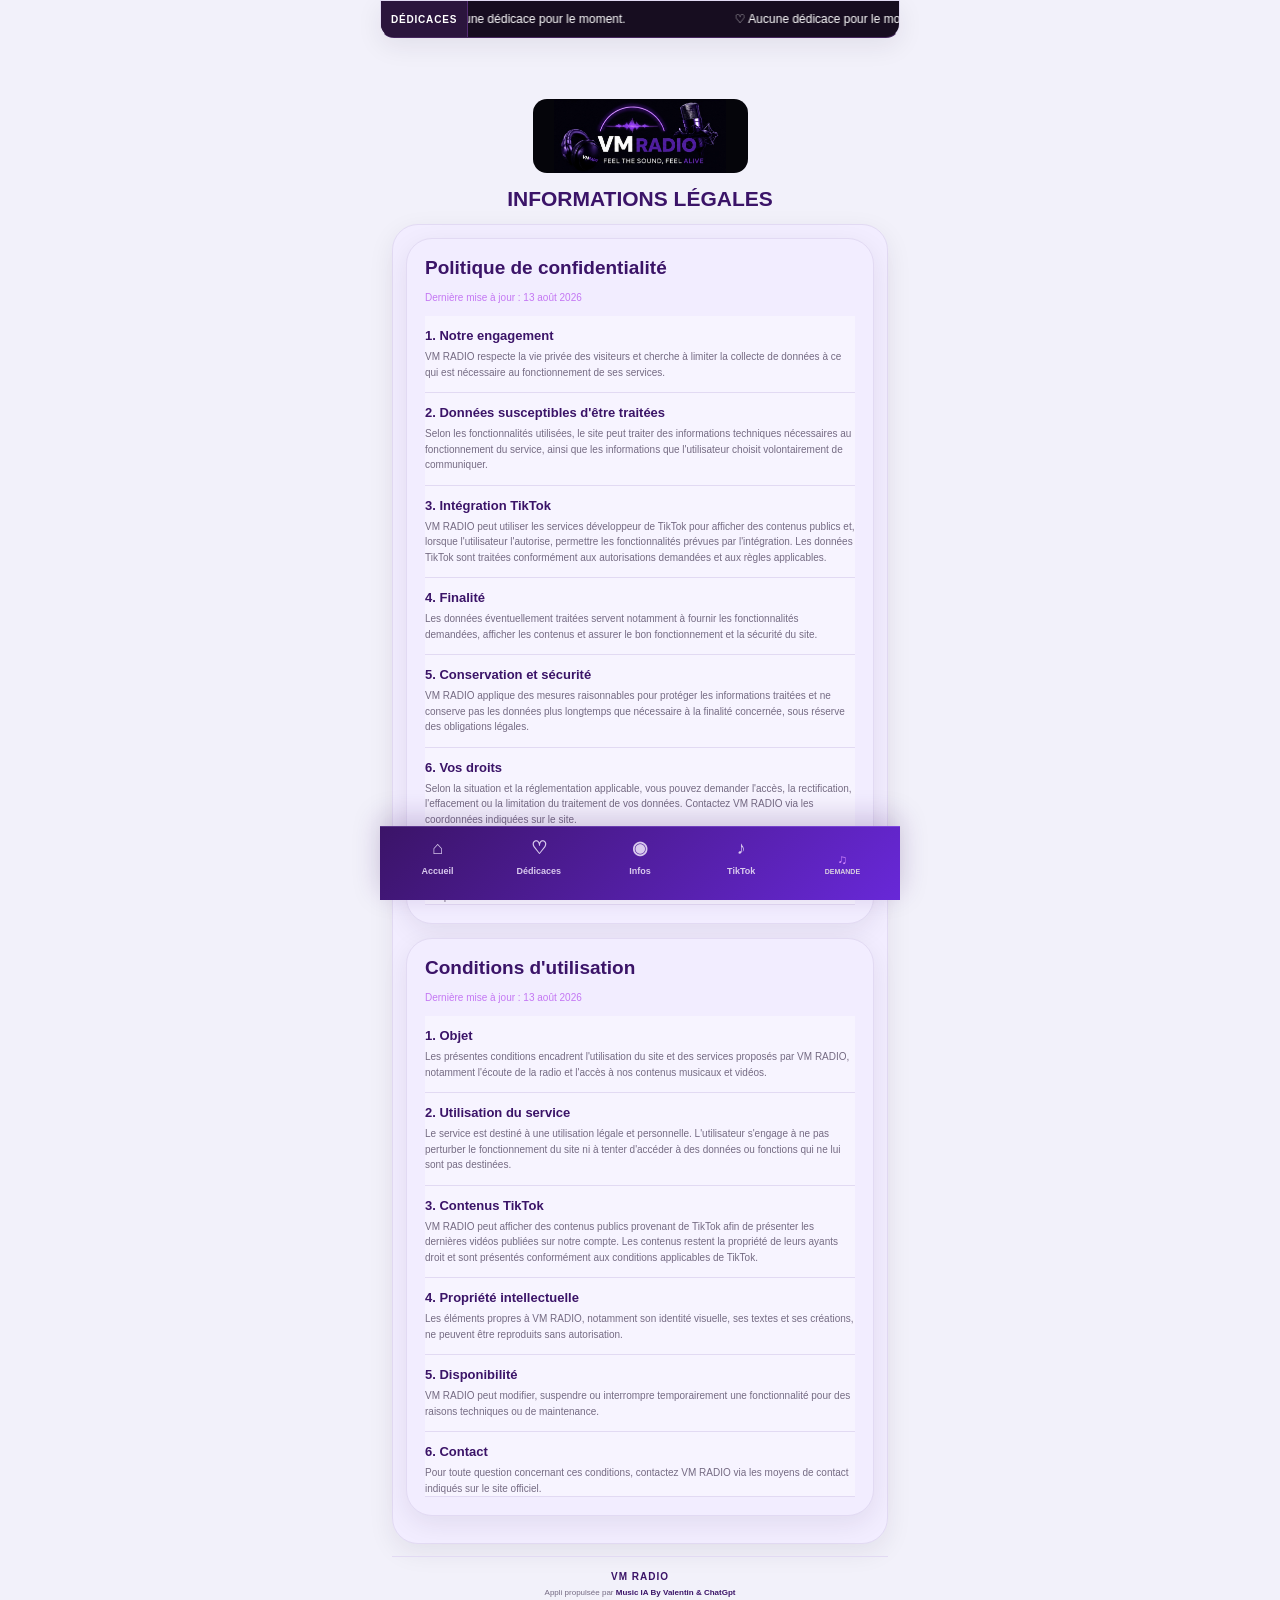
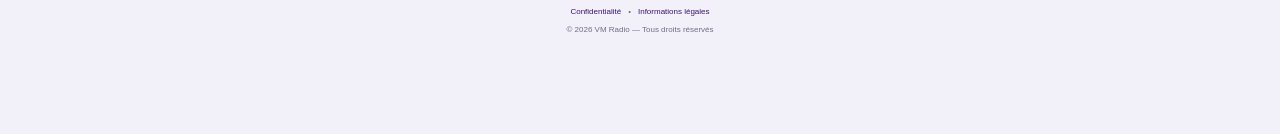
<file: conditions.html>
<!doctype html><html lang="fr"><head>
<meta charset="utf-8"><meta name="viewport" content="width=device-width,initial-scale=1,viewport-fit=cover">
<meta name="theme-color" content="#07050d"><title>VM Radio — Informations légales</title>
<style>
*{box-sizing:border-box}
:root{--p:#b85cff;--line:#2a2038;--card:#0d0a13;--muted:#aaa5b4}
html,body{margin:0;min-height:100%;background:#05040a;color:#fff;font-family:Arial,sans-serif}
body{background:radial-gradient(circle at 50% 0%,rgba(126,42,210,.20),transparent 34%),linear-gradient(180deg,#07050d 0%,#090610 52%,#05040a 100%);-webkit-text-size-adjust:100%}
.app-shell{width:100%;max-width:520px;min-height:100dvh;margin:auto;padding:calc(10px + env(safe-area-inset-top)) 12px calc(92px + env(safe-area-inset-bottom))}
.ticker{height:42px;overflow:hidden;border:1px solid #65249a;border-radius:12px;background:#0b0711;display:flex;align-items:center;box-shadow:0 0 14px #6c22a644}
.ticker-label{flex:0 0 100px;height:100%;display:flex;align-items:center;padding:0 12px;border-right:1px solid #5c267d;font-size:10px;font-weight:800;background:#0b0711}
.ticker-track{white-space:nowrap;overflow:hidden;color:#e4dbea;font-size:10px;padding-left:12px}
.brand{text-align:center;padding:7px 0 8px}.brand img{width:190px;height:62px;object-fit:contain;display:block;margin:auto}
.page-title{text-align:center;margin:4px 0 13px}.page-title h1{margin:0;font-size:21px}.page-title p{margin:5px 0 0;color:var(--muted);font-size:10px}
.module{background:linear-gradient(145deg,#11101a,#08080e);border:1px solid var(--line);border-radius:15px;padding:13px;margin-bottom:11px}
.module h2{font-size:15px;margin:0 0 5px;color:#d076ff}.module p{font-size:10px;color:var(--muted)}
.bottom-nav{position:fixed;z-index:30;left:50%;bottom:0;transform:translateX(-50%);width:100%;max-width:520px;height:74px;padding:6px 7px calc(6px + env(safe-area-inset-bottom));display:grid;grid-template-columns:repeat(4,1fr);border-top:1px solid var(--line);background:rgba(9,5,14,.97);backdrop-filter:blur(15px)}
.bottom-nav a{display:flex;flex-direction:column;align-items:center;justify-content:center;gap:4px;color:#8e8599;text-decoration:none;font-size:9px;font-weight:800}
.bottom-nav a i{display:grid;place-items:center;width:35px;height:29px;border-radius:11px;font-style:normal;font-size:18px}
.bottom-nav a.active{color:#d68cff}.bottom-nav a.active i{background:#2b153d;color:#df9aff}

*{box-sizing:border-box}html,body{margin:0;background:#05050a;color:#fff;font-family:Arial,sans-serif}
:root{--p:#b85cff;--line:#2a2038;--card:#0c0b13;--muted:#aaa5b4}
.page{max-width:1180px;margin:auto;padding:20px}
.ticker{position:relative;height:46px;overflow:hidden;border:1px solid #65249a;border-radius:11px;background:#0b0711;display:flex;align-items:center;box-shadow:0 0 14px #6c22a644}
.ticker-label{position:relative;z-index:3;flex:0 0 155px;height:100%;display:flex;align-items:center;font-weight:800;padding:0 16px;border-right:1px solid #5c267d;white-space:nowrap;background:#0b0711}.ticker-track{position:absolute;z-index:1;left:155px;right:0;top:0;height:100%;display:flex;align-items:center;white-space:nowrap;padding-left:100%;animation:scroll 22s linear infinite;color:#e4dbea;font-size:13px}@keyframes scroll{from{transform:translateX(0)}to{transform:translateX(-100%)}}
.brand{text-align:center;padding:13px 0}.brand img{width:275px;height:95px;object-fit:contain;border-radius:10px;background:#05050a;display:block;margin:auto}
.nav{display:grid;grid-template-columns:repeat(4,1fr);gap:2px;border:1px solid #5e2690;border-radius:14px;padding:5px;background:#080711}.nav a{text-decoration:none;color:#eee;text-align:center;padding:12px;font-weight:700}.nav a.active{color:var(--p);border-bottom:2px solid var(--p)}
.program-title{text-align:center;font-size:27px;font-weight:800;margin:20px 0}.program-title span{color:#fff}
.grid-top{display:grid;grid-template-columns:1fr 1fr;gap:14px}.grid-bottom{display:grid;grid-template-columns:1fr 1fr;gap:14px;margin-top:14px}
.card{background:linear-gradient(145deg,#11101a,#08080e);border:1px solid var(--line);border-radius:15px;padding:18px}.card h2{font-size:18px;margin:0 0 14px;color:#d076ff}.live{background:#b72839;border-radius:5px;padding:4px 7px;font-size:10px;margin-left:6px}
.now{display:grid;grid-template-columns:180px 1fr;gap:20px;align-items:center}.cover{width:180px;height:180px;border-radius:12px;object-fit:cover;border:1px solid #6d2a95}.title{font-size:25px;font-weight:700}.artist{font-size:14px;color:var(--p);margin-top:6px}.wave{color:var(--p);font-size:21px;letter-spacing:2px;margin:20px 0}.time{font-size:13px;color:#c2bdca}
.next{display:grid;grid-template-columns:170px 1fr;gap:20px;align-items:center}.next .cover{width:170px;height:170px}.next .title{font-size:24px}
.track-row{display:flex;align-items:center;gap:11px;padding:9px 0;border-bottom:1px solid #211b2d}.track-row:last-child{border-bottom:0}.track-row img{width:48px;height:48px;border-radius:7px;object-fit:cover}.track-info{flex:1}.track-info b{display:block}.track-info span{display:block;color:var(--p);font-size:12px;margin-top:3px}.track-time{color:#aaa5b4;font-size:12px}.heart{background:none;border:0;color:#777;font-size:25px;cursor:pointer}.heart.active{color:var(--p)}
.hint{margin-top:12px;border:1px solid #5d278a;border-radius:9px;padding:10px;color:#ce8dff;text-align:center;font-size:12px}
.promo{display:grid;grid-template-columns:1.6fr 1fr;gap:18px;background:linear-gradient(135deg,#140a20,#07070d);border:1px solid #67249a;border-radius:16px;padding:20px;margin-top:14px}.promo h2{margin:0;color:var(--p);font-size:27px}.promo p{color:#bbb5c5;line-height:1.5}.btn{display:inline-block;background:#8e35e5;border-radius:8px;padding:10px 15px;font-size:12px;font-weight:bold}.release{border-left:1px solid #392348;padding-left:20px}.release strong{color:#d18cff;font-size:13px}.release-date{font-size:23px;color:var(--p);font-weight:bold;margin:9px 0 13px}
.mini-grid{display:grid;grid-template-columns:repeat(3,1fr);gap:12px;margin-top:12px}.mini{background:#0b0a12;border:1px solid var(--line);border-radius:13px;padding:16px;min-height:130px}.mini b{font-size:13px}.mini p{font-size:11px;color:#aaa5b4;line-height:1.4}.mini span{color:#d28cff;font-size:10px}
.syncbar{display:flex;justify-content:space-between;margin-top:12px;border:1px solid var(--line);border-radius:11px;padding:12px 16px;color:#bbb5c5;font-size:12px}.dot{width:8px;height:8px;background:#31d17b;border-radius:50%;display:inline-block;margin-right:6px}


@media(max-width:700px){
  
}


.footer-status{grid-column:1/-1;border-top:1px solid #211b2d;margin-top:4px;padding-top:9px;text-align:center;color:#aaa5b4;font-size:10px}
.footer-status .dot{display:inline-block;width:7px;height:7px;background:#31d17b;border-radius:50%;margin-right:5px;box-shadow:0 0 7px #31d17b}
@media(max-width:700px){.footer-status{font-size:9px;padding-top:8px}}


}


body{background:
 radial-gradient(circle at 50% 0%,rgba(126,42,210,.18),transparent 32%),
 linear-gradient(180deg,#07050d 0%,#080510 55%,#05040a 100%) !important}
.page{max-width:1180px;padding:16px 18px 24px !important}
.brand{padding:10px 0 8px !important}
.brand img{width:300px !important;height:106px !important;object-fit:contain !important;border-radius:14px !important;display:block;margin:0 auto}
.nav{max-width:650px;margin:0 auto 8px !important;background:linear-gradient(180deg,#0c0715,#07060d) !important;border-color:#6d2ca0 !important;box-shadow:0 0 18px rgba(121,44,188,.15)}
.program-title{margin:17px 0 14px !important;font-size:25px !important;letter-spacing:.2px}
.grid-top{gap:12px !important}
.grid-bottom{grid-template-columns:1fr 1fr !important;gap:12px !important;margin-top:12px !important}
.card{background:linear-gradient(145deg,rgba(17,12,27,.92),rgba(7,7,12,.96)) !important;border-color:#37264a !important}
.hero,.now,.next{min-height:0}
.promo{background:linear-gradient(135deg,#16081f,#09070d) !important;border-color:#6125a0 !important;box-shadow:0 0 22px rgba(105,37,170,.10)}
.mini-grid{grid-template-columns:repeat(3,1fr) !important;gap:12px !important}
.mini{background:linear-gradient(145deg,#110a1a,#08070d) !important}

/* Footer compact */
.footer-site{
  width:100%;
  margin:10px 0 0;
  padding:11px 14px 9px;
  border:1px solid #2b2037;
  border-radius:11px;
  background:#09070e;
  display:grid;
  grid-template-columns:1fr;
  grid-template-areas:
    "logo logo logo"
    "tiktok tiktok tiktok"
    "credit credit credit"
    "links links links"
    "sync sync sync";
  gap:7px 12px;
  align-items:center;
}
.footer-logo img{width:125px;height:42px;object-fit:contain;display:block;margin:0 auto}
.footer-center{
  grid-area:credit;
  text-align:center;
  color:#aaa5b4;
  font-size:9px;
  line-height:1.35;
  white-space:nowrap;
}
.footer-center strong{
  color:#cf8cff;
  font-size:9px;
  font-weight:700;
}
.footer-tiktok{
  grid-area:tiktok;
  display:flex;
  justify-content:center;
}
.footer-tiktok a{
  display:inline-flex;
  align-items:center;
  gap:5px;
  padding:5px 8px;
  border:1px solid #33253f;
  border-radius:7px;
  color:#eee;
  text-decoration:none;
  font-size:8px;
}
.tiktok-icon{font-size:14px}
.footer-links{
  grid-area:links;
  padding-top:6px;
  border-top:1px solid #1e1727;
  display:flex;
  justify-content:center;
  gap:12px;
  flex-wrap:wrap;
}
.footer-links a{
  color:#cfc8d8;
  text-decoration:none;
  font-size:8px;
}
.footer-sync{
  grid-area:sync;
  padding-top:5px;
  border-top:1px solid #1e1727;
  text-align:center;
  color:#938c9d;
  font-size:8px;
}
.footer-sync .dot{
  display:inline-block;
  width:6px;
  height:6px;
  margin-right:4px;
  border-radius:50%;
  background:#31d17b;
  box-shadow:0 0 5px #31d17b;
}
.footer-progress{
  height:2px;
  margin:0 auto 5px;
  max-width:300px;
  overflow:hidden;
  border-radius:99px;
  background:#21182b;
}
.footer-progress span{
  display:block;
  width:0;
  height:100%;
  background:linear-gradient(90deg,#7c28c8,#c75cff);
}
@media(max-width:700px){
  .footer-site{
    margin-top:8px;
    padding:9px 8px 8px;
    grid-template-columns:1fr;
    grid-template-areas:"logo" "credit" "tiktok" "links" "sync";
    gap:5px;
  }
  .footer-logo img{
    width:120px;
    height:40px;
    margin:auto;
  }
  .footer-center{font-size:8px}
  .footer-center strong{font-size:8.5px}
  .footer-tiktok{justify-content:center}
  .footer-tiktok a{font-size:8px;padding:4px 7px}
  .footer-links{gap:8px;padding-top:5px}
  .footer-links a{font-size:7.5px}
  .footer-sync{font-size:7.5px;padding-top:4px}
  .footer-progress{max-width:220px;margin-bottom:4px}
}

.footer-logo{grid-area:logo;width:100%;display:flex;justify-content:center;align-items:center;text-align:center}


.vm-api-top5{margin-top:12px}
.vm-api-list{display:flex;flex-direction:column}
.vm-api-row{display:flex;align-items:center;gap:9px;padding:7px 0;border-bottom:1px solid #211b2d}
.vm-api-row:last-child{border-bottom:0}

.vm-api-cover{width:42px;height:42px;border-radius:7px;object-fit:cover;border:1px solid #5b277d;background:#0b0711}
.vm-api-info{flex:1;min-width:0}
.vm-api-title{display:block;color:#fff;font-size:11px;font-weight:700;white-space:nowrap;overflow:hidden;text-overflow:ellipsis}
.vm-api-artist{display:block;color:#b85cff;font-size:9px;margin-top:2px}
.vm-api-empty{color:#aaa5b4;font-size:9px;text-align:center;padding:7px}


footer.footer-site .footer-center{
  grid-area:credit!important;
  justify-self:stretch!important;
  width:100%!important;
  margin:0!important;
  padding:0!important;
  box-sizing:border-box!important;
  display:flex!important;
  justify-content:center!important;
  align-items:center!important;
  text-align:center!important;
}
footer.footer-site .footer-center strong,
footer.footer-site .footer-center span{
  text-align:center!important;
}


.vm-top-cover{width:42px;height:42px;flex:0 0 42px;object-fit:cover;border-radius:7px;display:block;border:1px solid #5b277d;background:#0b0711}
@media(max-width:700px){.vm-top-cover{width:36px;height:36px;flex-basis:36px}}


/* Accueil PC — centrage du module Soutenez VM RADIO uniquement */
.soutenez-vm-radio,
.soutenir-vm-radio,
.soutenez,
.support-vm-radio {
  margin-left:auto !important;
  margin-right:auto !important;
}


/* V10 — bouton Player dans la navigation */
.nav{position:relative;align-items:stretch !important;}
.nav-player-btn{
  appearance:none !important;
  border:1px solid #8d2cff !important;
  border-radius:9px !important;
  background:linear-gradient(180deg,#241039,#10071b) !important;
  color:#fff !important;
  font:700 10px/1 Inter,Arial,sans-serif !important;
  padding:8px 7px !important;
  min-width:58px !important;
  cursor:pointer !important;
  box-shadow:0 0 12px rgba(142,44,255,.18) !important;
}
.nav-player-btn:active{transform:scale(.97)}
@media(max-width:700px){
  .nav{grid-template-columns:repeat(5,1fr) !important;gap:3px !important;}
  .nav a,.nav-player-btn{font-size:9px !important;padding:8px 2px !important;min-width:0 !important;}
}
/* Accueil — bloc À LA UNE / programme : structure compacte et stable */
#accueil{width:100% !important;box-sizing:border-box !important;}
#accueil .card{
  box-sizing:border-box !important;
  overflow:hidden !important;
  width:100% !important;
  background:linear-gradient(145deg,rgba(17,12,27,.96),rgba(7,7,12,.98)) !important;
  border:1px solid rgba(188,84,255,.28) !important;
  border-radius:14px !important;
}
#accueil .card h2{
  margin:0 0 10px !important;
  font-size:15px !important;
  line-height:1.2 !important;
  color:#fff !important;
}
#accueil .now,#accueil .next{
  box-sizing:border-box !important;
  align-items:center !important;
}
#accueil .cover{
  display:block !important;
  object-fit:cover !important;
  margin:0 !important;
  flex:none !important;
}
#accueil .title,#accueil .artist,#accueil .time{
  min-width:0 !important;
  overflow:hidden !important;
  text-overflow:ellipsis !important;
}
#accueil .title{white-space:nowrap !important;}
#accueil .artist{white-space:nowrap !important;}
#accueil .wave{display:none !important;}
@media(max-width:700px){
  .program-title{
    margin:10px 0 9px !important;
    font-size:18px !important;
    line-height:1.2 !important;
    text-align:center !important;
  }
  #accueil .card{padding:12px !important;margin-bottom:9px !important;}
  #accueil .now{
    display:grid !important;
    grid-template-columns:96px minmax(0,1fr) !important;
    gap:12px !important;
    min-height:96px !important;
  }
  #accueil .now .cover{
    width:96px !important;height:96px !important;
    border-radius:10px !important;
  }
  #accueil .next{
    display:grid !important;
    grid-template-columns:80px minmax(0,1fr) !important;
    gap:10px !important;
    min-height:80px !important;
  }
  #accueil .next .cover{
    width:80px !important;height:80px !important;
    border-radius:9px !important;
  }
  #accueil .title{font-size:16px !important;}
  #accueil .artist{font-size:10px !important;margin-top:3px !important;}
  #accueil .time{font-size:9px !important;margin-top:6px !important;}
}


@media (min-width: 769px) {
  .soutenez-vm-radio,
  .soutenir-vm-radio,
  .support-vm-radio,
  [class*="soutenez"],
  [class*="soutenir"] {
    margin-left: auto !important;
    margin-right: auto !important;
    left: 50% !important;
    transform: translateX(-50%) !important;
  }

  /* If the module is a grid/flex child, center its content as well. */
  .soutenez-vm-radio *,
  .soutenir-vm-radio *,
  .support-vm-radio * {
    text-align: center;
  }
}




/* VM RADIO — player flottant indépendant : reste hors du contenu des pages */
#vmradio-player-host{
  position:fixed!important;left:50%!important;bottom:14px!important;transform:translateX(-50%)!important;
  width:min(980px,calc(100vw - 24px))!important;height:520px!important;
  z-index:2147483000!important;display:none;pointer-events:none;
}
#vmradio-player-host.is-open{display:block!important;pointer-events:auto}
#vmradio-player-host iframe{
  display:block!important;width:100%!important;height:100%!important;border:0!important;
  background:transparent!important;border-radius:26px!important;
  box-shadow:0 18px 60px rgba(0,0,0,.45)!important;
}
#vmradio-player-host .vmradio-player-dismiss{display:none}
@media(max-width:780px){
  #vmradio-player-host{width:calc(100vw - 10px)!important;height:min(700px,calc(100vh - 20px))!important;bottom:5px!important}
  #vmradio-player-host iframe{border-radius:20px!important}
}


/* V29 — PLAYER aligné exactement comme les autres boutons de navigation */
.nav{grid-template-columns:repeat(5,minmax(0,1fr))!important;align-items:stretch!important;}
.nav a,.nav .nav-player-btn{
  box-sizing:border-box!important;min-width:0!important;width:100%!important;height:100%!important;
  margin:0!important;display:flex!important;align-items:center!important;justify-content:center!important;
  text-decoration:none!important;text-align:center!important;
  padding:12px 6px!important;border:0!important;border-bottom:2px solid transparent!important;
  border-radius:8px!important;background:transparent!important;color:#eee!important;
  font-family:inherit!important;font-size:inherit!important;font-weight:700!important;line-height:1.1!important;
  box-shadow:none!important;cursor:pointer!important;appearance:none!important;
}
.nav a:hover,.nav .nav-player-btn:hover{background:rgba(141,44,255,.10)!important;color:#fff!important}
.nav .nav-player-btn:active{transform:none!important}
.nav .nav-player-btn:focus-visible{outline:2px solid #a94dff!important;outline-offset:-2px!important}
.nav .nav-player-btn.is-open{color:var(--p,#b85cff)!important;border-bottom-color:var(--p,#b85cff)!important}
@media(max-width:700px){
  .nav{grid-template-columns:repeat(5,minmax(0,1fr))!important;gap:3px!important}
  .nav a,.nav .nav-player-btn{font-size:9px!important;padding:8px 2px!important}
}


/* V35 — PLAYER : même apparence, mêmes dimensions et même alignement que les autres liens de navigation */
.nav{grid-template-columns:repeat(5,minmax(0,1fr))!important;align-items:stretch!important;}
.nav a,.nav .nav-player-btn{
  box-sizing:border-box!important;
  width:100%!important;
  min-width:0!important;
  height:100%!important;
  margin:0!important;
  padding:12px 6px!important;
  display:flex!important;
  align-items:center!important;
  justify-content:center!important;
  text-decoration:none!important;
  text-align:center!important;
  border:0!important;
  border-bottom:2px solid transparent!important;
  border-radius:0!important;
  background:transparent!important;
  color:#eee!important;
  font-family:inherit!important;
  font-size:inherit!important;
  font-weight:700!important;
  line-height:1.1!important;
  box-shadow:none!important;
  cursor:pointer!important;
  appearance:none!important;
  -webkit-appearance:none!important;
}
.nav a:hover,.nav .nav-player-btn:hover{background:transparent!important;color:#fff!important}
.nav .nav-player-btn:active{transform:none!important}
.nav .nav-player-btn:focus{outline:none!important}
.nav .nav-player-btn:focus-visible{outline:2px solid #a94dff!important;outline-offset:-2px!important}
.nav .nav-player-btn.is-open{color:var(--p,#b85cff)!important;border-bottom-color:var(--p,#b85cff)!important}
@media(max-width:700px){
  .nav{grid-template-columns:repeat(5,minmax(0,1fr))!important;gap:3px!important}
  .nav a,.nav .nav-player-btn{font-size:9px!important;padding:8px 2px!important}
}


@media (max-width:700px){

*{box-sizing:border-box}html,body{margin:0;background:#05050a;color:#fff;font-family:Arial,sans-serif}
:root{--p:#b85cff;--line:#2a2038;--card:#0c0b13;--muted:#aaa5b4}
body{min-height:100vh}.page{width:100%;max-width:480px;margin:auto;padding:10px}
.ticker{position:relative;height:44px;overflow:hidden;border:1px solid #65249a;border-radius:10px;background:#0b0711;display:flex;align-items:center;margin-bottom:10px;box-shadow:0 0 14px #6c22a644}
.ticker-label{position:relative;z-index:3;flex:0 0 118px;height:100%;display:flex;align-items:center;font-weight:800;font-size:13px;padding:0 12px;color:#fff;white-space:nowrap;border-right:1px solid #5c267d;background:#0b0711}
.ticker-track{position:absolute;z-index:1;left:118px;right:0;top:0;height:100%;display:flex;align-items:center;white-space:nowrap;padding-left:100%;animation:scroll 18s linear infinite;color:#e4dbea;font-size:12px}
@keyframes scroll{from{transform:translateX(0)}to{transform:translateX(-100%)}}
.brand{text-align:center;padding:8px 0 12px}.brand img{width:205px;height:70px;object-fit:contain;border-radius:8px;background:#05050a;display:block;margin:auto}
.nav{display:grid;grid-template-columns:repeat(4,1fr);gap:2px;border:1px solid #5e2690;border-radius:14px;padding:4px;background:#080711;margin-bottom:10px}
.nav a{text-decoration:none;color:#eee;text-align:center;padding:9px 2px;font-size:10px}.nav a.active{color:var(--p);font-weight:bold;border-bottom:2px solid var(--p)}
.program-title{text-align:center;color:#fff;font-size:20px;font-weight:800;margin:13px 0}.program-title span{color:var(--p)}
.card{background:linear-gradient(145deg,#11101a,#08080e);border:1px solid var(--line);border-radius:14px;padding:13px;margin-bottom:10px}
.card h2{font-size:15px;margin:0 0 11px;color:#d076ff}.live{background:#b72839;border-radius:5px;padding:3px 6px;font-size:9px;margin-left:5px}
.now{display:grid;grid-template-columns:105px 1fr;gap:11px;align-items:center}.cover{width:105px;height:105px;border-radius:10px;object-fit:cover;border:1px solid #6d2a95}
.title{font-size:18px;font-weight:700}.artist{font-size:11px;color:var(--p);margin-top:4px}.wave{color:var(--p);font-size:14px;margin:9px 0}.time{font-size:10px;color:#c2bdca}
.next{display:grid;grid-template-columns:88px 1fr;gap:10px;align-items:center}.next .cover{width:88px;height:88px}.next .title{font-size:16px}
.track-row{display:flex;align-items:center;gap:8px;padding:8px 0;border-bottom:1px solid #211b2d}.track-row:last-child{border-bottom:0}.track-row img{width:38px;height:38px;border-radius:6px;object-fit:cover}.track-info{flex:1;min-width:0}.track-info b{display:block;font-size:12px}.track-info span{display:block;color:var(--p);font-size:10px;margin-top:2px}.track-time{font-size:9px;color:#aaa5b4}.heart{background:none;border:0;color:#777;font-size:21px}.heart.active{color:var(--p)}
.hint{margin-top:8px;border:1px solid #5d278a;border-radius:8px;padding:8px;color:#ce8dff;text-align:center;font-size:10px}
.promo{background:linear-gradient(135deg,#140a20,#07070d);border:1px solid #67249a;border-radius:14px;padding:14px;margin-top:12px}.promo h2{margin:0;color:var(--p);font-size:19px}.promo p{font-size:11px;color:#bbb5c5;line-height:1.4}.btn{display:inline-block;background:#8e35e5;border-radius:7px;padding:8px 11px;font-size:10px;font-weight:bold}.release{border-top:1px solid #32213e;margin-top:12px;padding-top:10px}.release strong{font-size:12px}.release-date{color:var(--p);font-size:15px;font-weight:bold;margin:5px 0}
.mini-grid{display:grid;grid-template-columns:1fr 1fr;gap:8px;margin-top:9px}.mini{background:#0b0a12;border:1px solid var(--line);border-radius:10px;padding:11px}.mini b{font-size:11px}.mini p{font-size:9px;color:#aaa5b4;line-height:1.35;margin:5px 0 8px}.mini span{color:#d28cff;font-size:9px}
.syncbar{display:flex;justify-content:space-between;gap:8px;border:1px solid var(--line);border-radius:10px;padding:10px;margin-top:10px;color:#bbb5c5;font-size:10px}.dot{width:8px;height:8px;background:#31d17b;border-radius:50%;display:inline-block;margin-right:5px}




}


.footer-status{grid-column:1/-1;border-top:1px solid #211b2d;margin-top:4px;padding-top:9px;text-align:center;color:#aaa5b4;font-size:10px}
.footer-status .dot{display:inline-block;width:7px;height:7px;background:#31d17b;border-radius:50%;margin-right:5px;box-shadow:0 0 7px #31d17b}
@media(max-width:700px){.footer-status{font-size:9px;padding-top:8px}}


}


body{background:
 radial-gradient(circle at 50% 0%,rgba(126,42,210,.18),transparent 34%),
 linear-gradient(180deg,#07050d 0%,#080510 55%,#05040a 100%) !important}
.page{padding:8px 10px 18px !important}
.ticker{border-color:#642799 !important;background:#0a0711 !important}
.brand{padding:9px 0 10px !important}
.brand img{width:215px !important;height:74px !important;object-fit:contain !important}
.nav{grid-template-columns:repeat(4,1fr) !important;border-color:#63279b !important}
.nav a{font-size:10px !important;padding:9px 2px !important}
.program-title{font-size:18px !important;margin:12px 0 !important}
.card{background:linear-gradient(145deg,rgba(17,12,27,.92),rgba(7,7,12,.96)) !important;border-color:#39254d !important}
.promo{background:linear-gradient(135deg,#16081f,#09070d) !important}
.mini-grid{grid-template-columns:1fr 1fr !important}

/* Footer compact */
.footer-site{
  width:100%;
  margin:10px 0 0;
  padding:11px 14px 9px;
  border:1px solid #2b2037;
  border-radius:11px;
  background:#09070e;
  display:grid;
  grid-template-columns:auto 1fr auto;
  grid-template-areas:
    "logo logo logo"
    "tiktok tiktok tiktok"
    "credit credit credit"
    "links links links"
    "sync sync sync";
  gap:7px 12px;
  align-items:center;
}
.footer-logo img{
  width:125px;
  height:42px;
  object-fit:contain;
  display:block;
}
.footer-center{
  text-align:center;
  color:#aaa5b4;
  font-size:9px;
  line-height:1.35;
  white-space:nowrap;
}
.footer-center strong{
  color:#cf8cff;
  font-size:9px;
  font-weight:700;
}
.footer-tiktok{
  grid-area:tiktok;
  display:flex;
  justify-content:center;
}
.footer-tiktok a{
  display:inline-flex;
  align-items:center;
  gap:5px;
  padding:5px 8px;
  border:1px solid #33253f;
  border-radius:7px;
  color:#eee;
  text-decoration:none;
  font-size:8px;
}
.tiktok-icon{font-size:14px}
.footer-links{
  grid-area:links;
  padding-top:6px;
  border-top:1px solid #1e1727;
  display:flex;
  justify-content:center;
  gap:12px;
  flex-wrap:wrap;
}
.footer-links a{
  color:#cfc8d8;
  text-decoration:none;
  font-size:8px;
}
.footer-sync{
  grid-area:sync;
  padding-top:5px;
  border-top:1px solid #1e1727;
  text-align:center;
  color:#938c9d;
  font-size:8px;
}
.footer-sync .dot{
  display:inline-block;
  width:6px;
  height:6px;
  margin-right:4px;
  border-radius:50%;
  background:#31d17b;
  box-shadow:0 0 5px #31d17b;
}
.footer-progress{
  height:2px;
  margin:0 auto 5px;
  max-width:300px;
  overflow:hidden;
  border-radius:99px;
  background:#21182b;
}
.footer-progress span{
  display:block;
  width:0;
  height:100%;
  background:linear-gradient(90deg,#7c28c8,#c75cff);
}
@media(max-width:700px){
  .footer-site{
    margin-top:8px;
    padding:9px 8px 8px;
    grid-template-columns:1fr;
    grid-template-areas:"logo" "credit" "tiktok" "links" "sync";
    gap:5px;
  }
  .footer-logo img{
    width:120px;
    height:40px;
    margin:auto;
  }
  .footer-center{font-size:8px}
  .footer-center strong{font-size:8.5px}
  .footer-tiktok{justify-content:center}
  .footer-tiktok a{font-size:8px;padding:4px 7px}
  .footer-links{gap:8px;padding-top:5px}
  .footer-links a{font-size:7.5px}
  .footer-sync{font-size:7.5px;padding-top:4px}
  .footer-progress{max-width:220px;margin-bottom:4px}
}

.footer-logo{grid-area:logo;width:100%;display:flex;justify-content:center;align-items:center;text-align:center}

}


@media (max-width:700px){
  .promo{
    display:block !important;
    width:100% !important;
    box-sizing:border-box !important;
  }
  .promo > div:first-child{
    width:100% !important;
    box-sizing:border-box !important;
  }
  .promo .release{
    width:100% !important;
    box-sizing:border-box !important;
    border-left:0 !important;
    border-top:1px solid #392348 !important;
    padding-left:0 !important;
    padding-top:14px !important;
    margin-top:16px !important;
  }
  .promo .release-date{
    line-height:1.25 !important;
    overflow-wrap:anywhere !important;
  }
  .nav{
    grid-template-columns:repeat(4,minmax(0,1fr)) !important;
    gap:2px !important;
  }
}


@media (min-width:701px){
  .nav{display:grid !important;grid-template-columns:repeat(4,minmax(0,1fr)) !important;}
}
@media (max-width:700px){
  .nav{display:grid !important;grid-template-columns:repeat(4,minmax(0,1fr)) !important;gap:2px !important;}
}


/* Espace commun entre la navigation et le titre de page */
header + main,
nav + main,
.site-header + main,
.navigation + main {
  padding-top: 28px !important;
}

/* Fallback : le premier grand titre après la navigation */
nav ~ main h1:first-child,
header ~ main h1:first-child {
  margin-top: 0 !important;
}
@media (max-width:700px){
  header + main,
  nav + main,
  .site-header + main,
  .navigation + main {
    padding-top: 22px !important;
  }
}


/* ESPACE VISIBLE ENTRE LA BARRE DE NAVIGATION ET LE TITRE */
.vm-page-title-space {
  height: 38px !important;
  width: 100% !important;
  display: block !important;
  flex: 0 0 38px !important;
}
@media (max-width:700px) {
  .vm-page-title-space {
    height: 28px !important;
    flex-basis: 28px !important;
  }
}


/* Accueil : espace placé juste au-dessus de NOTRE PROGRAMME MUSICAL */
.accueil-programme-space {
  display:block !important;
  width:100% !important;
  height:38px !important;
  min-height:38px !important;
}
@media (max-width:700px){
  .accueil-programme-space {
    height:28px !important;
    min-height:28px !important;
  }
}


/* VM RADIO — UN SEUL ESPACE ENTRE NAVIGATION ET TITRE */
.page > .nav{
  margin-bottom:0 !important;
}
.vm-title-gap{
  display:block !important;
  width:100% !important;
  height:38px !important;
  min-height:38px !important;
  margin:0 !important;
  padding:0 !important;
  flex:none !important;
}
.program-title,
.dedications-title,
.info-title,
.tiktok-page-title{
  margin-top:0 !important;
}
@media (max-width:700px){
  .vm-title-gap{
    height:28px !important;
    min-height:28px !important;
  }
}


/* VM RADIO — espacement uniforme entre les modules */
.grid-top,
.grid-bottom,
.info-grid,
.dedication-layout,
.news-grid,
.mini-grid,
.tiktok-videos{
  gap:14px !important;
}
.grid-bottom{
  margin-top:14px !important;
}
.promo,
.tiktok-content{
  margin-top:14px !important;
}


/* VM RADIO — structure uniforme des modules :
   TITRE → SOUS-TITRE → ESPACE → CONTENU */
.module-subtitle{
  display:block !important;
  margin:0 0 14px !important;
  padding:0 !important;
  color:#aaa5b4 !important;
  font-size:12px !important;
  line-height:1.45 !important;
}
@media (max-width:700px){
  .module-subtitle{
    margin-bottom:10px !important;
    font-size:10px !important;
    line-height:1.4 !important;
  }
}


/* VM RADIO — ESPACE UNIQUEMENT POUR LE TEXTE EN HAUT DES PAGES
   Pas d'espacement ajouté dans les cartes. */

.vm-main-page-title{
  margin-top:38px !important;
  margin-bottom:8px !important;
}

.vm-main-page-subtitle{
  margin-top:0 !important;
  margin-bottom:24px !important;
}

@media (max-width:700px){
  .vm-main-page-title{
    margin-top:28px !important;
    margin-bottom:7px !important;
  }
  .vm-main-page-subtitle{
    margin-top:0 !important;
    margin-bottom:18px !important;
  }
}


/* VM RADIO — RYTHME VERTICAL COMMUN À TOUTES LES PAGES */

/* navigation -> espace -> titre principal */
.page > .nav{
  margin-bottom:38px !important;
}

/* titre principal -> sous-titre */
.vm-main-page-title{
  margin-top:0 !important;
  margin-bottom:8px !important;
}
.vm-main-page-subtitle{
  margin-top:0 !important;
  margin-bottom:28px !important;
}

/* espace uniforme ENTRE les groupes/cartes/modules */
.grid-top,
.grid-bottom,
.info-grid,
.dedication-layout,
.news-grid,
.mini-grid,
.tiktok-videos{
  gap:20px !important;
}

.grid-bottom,
.promo,
.tiktok-content{
  margin-top:20px !important;
}

/* Ne pas rajouter d'espace artificiel dans les cartes elles-mêmes */
.card .module-subtitle{
  margin-top:8px !important;
}

/* Mobile : même logique, dimensions adaptées */
@media (max-width:700px){
  .page > .nav{
    margin-bottom:28px !important;
  }
  .vm-main-page-title{
    margin-top:0 !important;
    margin-bottom:7px !important;
  }
  .vm-main-page-subtitle{
    margin-top:0 !important;
    margin-bottom:20px !important;
  }
  .grid-top,
  .grid-bottom,
  .info-grid,
  .dedication-layout,
  .news-grid,
  .mini-grid,
  .tiktok-videos{
    gap:14px !important;
  }
  .grid-bottom,
  .promo,
  .tiktok-content{
    margin-top:14px !important;
  }
}


/* VM RADIO — structure verticale commune à tous les niveaux */

/* 1) Navigation -> espace -> titre de page */
.page > .nav{
  margin-bottom: 34px !important;
}

/* 2) Titre de page -> sous-titre -> espace -> premier module */
.page > h1,
.page > .dedications-title h1,
.page > .info-title h1,
.page > .tiktok-page-title h1{
  margin-bottom: 7px !important;
}
.page > .dedications-title,
.page > .info-title,
.page > .tiktok-page-title{
  margin-top: 0 !important;
}
.page > .dedications-title p,
.page > .info-title p,
.page > .tiktok-page-title p{
  margin-top: 0 !important;
  margin-bottom: 24px !important;
}

/* 3) Module -> espace -> titre -> sous-titre -> espace -> contenu */
.card,
.ded-card,
.info-card,
.news-card,
.mini,
.tiktok-video,
.tiktok-highlight{
  box-sizing: border-box !important;
}

/* Standardisation des titres de modules/carte */
.card h2,
.ded-card h2,
.info-card h2,
.news-card h3,
.mini b,
.tiktok-highlight h3,
.tiktok-content-title h2{
  margin-bottom: 7px !important;
}

/* Les textes existants sous les titres sont les sous-titres.
   On ne crée pas de texte ici. */
.card h2 + p,
.ded-card h2 + p,
.info-card h2 + p,
.news-card h3 + p,
.tiktok-highlight h3 + p,
.tiktok-content-title h2 + p,
.module-subtitle{
  margin-top: 0 !important;
  margin-bottom: 16px !important;
}

/* Quand le contenu suivant est directement une div/section, on crée
   uniquement l'espace visuel demandé. */
.card h2 + .now,
.card h2 + .next,
.card h2 + .track-row,
.card h2 + .track-list,
.ded-card h2 + form,
.ded-card h2 + .form-grid,
.info-card h2 + .info-stat,
.news-card h3 + .news-now,
.tiktok-highlight h3 + p{
  margin-top: 16px !important;
}

/* Espacement constant entre cartes/modules */
.grid-top,
.grid-bottom,
.info-grid,
.dedication-layout,
.news-grid,
.mini-grid,
.tiktok-videos,
.tiktok-highlights{
  gap: 18px !important;
}
.grid-bottom,
.promo,
.tiktok-content{
  margin-top: 18px !important;
}

/* Mobile */
@media (max-width:700px){
  .page > .nav{
    margin-bottom: 26px !important;
  }
  .page > .dedications-title p,
  .page > .info-title p,
  .page > .tiktok-page-title p{
    margin-bottom: 18px !important;
  }
  .card h2,
  .ded-card h2,
  .info-card h2,
  .news-card h3,
  .mini b,
  .tiktok-highlight h3,
  .tiktok-content-title h2{
    margin-bottom: 6px !important;
  }
  .card h2 + p,
  .ded-card h2 + p,
  .info-card h2 + p,
  .news-card h3 + p,
  .tiktok-highlight h3 + p,
  .tiktok-content-title h2 + p,
  .module-subtitle{
    margin-bottom: 12px !important;
  }
  .grid-top,
  .grid-bottom,
  .info-grid,
  .dedication-layout,
  .news-grid,
  .mini-grid,
  .tiktok-videos,
  .tiktok-highlights{
    gap: 14px !important;
  }
  .grid-bottom,
  .promo,
  .tiktok-content{
    margin-top: 14px !important;
  }
}


/* VM RADIO — espaces finaux */
.homepage-program-subtitle{
  margin:8px 0 0 !important;
  color:#aaa5b4 !important;
  font-size:13px !important;
  line-height:1.45 !important;
  text-align:center !important;
}
.homepage-program-space{
  display:block !important;
  width:100% !important;
  height:22px !important;
  min-height:22px !important;
  margin:0 !important;
  padding:0 !important;
}
.vm-bottom-space{
  display:block !important;
  width:100% !important;
  height:34px !important;
  min-height:34px !important;
  margin:0 !important;
  padding:0 !important;
}
@media (max-width:700px){
  .homepage-program-subtitle{
    font-size:11px !important;
    margin-top:7px !important;
  }
  .homepage-program-space{
    height:16px !important;
    min-height:16px !important;
  }
  .vm-bottom-space{
    height:24px !important;
    min-height:24px !important;
  }
}


/* VM RADIO — BANNIÈRE DÉDICACES COMMUNE AUX 4 PAGES */
.vm-common-dedication-banner{
  width:100% !important;
  height:54px !important;
  min-height:54px !important;
  display:flex !important;
  flex-direction:column !important;
  justify-content:center !important;
  align-items:stretch !important;
  overflow:hidden !important;
  box-sizing:border-box !important;
  border:0 !important;
}
.vm-common-dedication-title{
  width:100% !important;
  height:20px !important;
  min-height:20px !important;
  display:flex !important;
  align-items:center !important;
  justify-content:center !important;
  font-size:11px !important;
  line-height:1 !important;
  font-weight:700 !important;
  box-sizing:border-box !important;
}
.vm-common-dedication-window{
  width:100% !important;
  height:28px !important;
  min-height:28px !important;
  overflow:hidden !important;
  position:relative !important;
  display:flex !important;
  align-items:center !important;
  box-sizing:border-box !important;
}
.vm-common-dedication-track{
  display:flex !important;
  width:max-content !important;
  min-width:100% !important;
  align-items:center !important;
  white-space:nowrap !important;
  will-change:transform !important;
}
.vm-common-dedication-message{
  display:inline-block !important;
  flex:0 0 auto !important;
  padding:0 40px !important;
  white-space:nowrap !important;
  width:max-content !important;
  max-width:none !important;
  font-size:12px !important;
  line-height:1 !important;
}
.vm-common-dedication-track.is-scrolling{
  animation:vmCommonDedicationScroll 15s linear infinite !important;
}
@keyframes vmCommonDedicationScroll{
  0%{transform:translateX(100vw)}
  100%{transform:translateX(-100%)}
}
@media(max-width:700px){
  .vm-common-dedication-banner{
    height:50px !important;
    min-height:50px !important;
  }
  .vm-common-dedication-title{
    height:18px !important;
    min-height:18px !important;
    font-size:10px !important;
  }
  .vm-common-dedication-window{
    height:26px !important;
    min-height:26px !important;
  }
  .vm-common-dedication-message{
    padding:0 28px !important;
    font-size:11px !important;
  }
}


/* VM RADIO — VITESSE MOBILE FORCÉE DE LA BANNIÈRE */
@media screen and (max-width:700px){
  .vm-common-dedication-track.is-scrolling{
    animation-name:vmCommonDedicationScroll !important;
    animation-duration:5s !important;
    animation-timing-function:linear !important;
    animation-iteration-count:infinite !important;
  }
}


@media screen and (max-width:700px){
  .vm-common-dedication-track.is-scrolling{
    animation-duration:10s !important;
  }
}
@media screen and (min-width:701px){
  .vm-common-dedication-track.is-scrolling{
    animation-duration:15s !important;
  }
}


/* Footer — synchronisation fixe et centrée */
.footer-sync{
  overflow:hidden !important;
  white-space:nowrap !important;
  position:relative !important;
  text-align:center !important;
  display:flex !important;
  justify-content:center !important;
  align-items:center !important;
}
.footer-sync .footer-progress{
  display:none !important;
}
.footer-sync .vm-footer-sync-track{
  display:flex !important;
  width:auto !important;
  max-width:100% !important;
  white-space:nowrap !important;
  align-items:center !important;
  justify-content:center !important;
  animation:none !important;
  transform:none !important;
  will-change:auto !important;
}
.footer-sync .vm-footer-sync-copy{
  display:inline-flex !important;
  align-items:center !important;
  justify-content:center !important;
  padding-right:0 !important;
}
.footer-sync .vm-footer-sync-spacer{
  display:none !important;
}
@media(max-width:700px){
  .footer-sync .vm-footer-sync-track{
    animation:none !important;
    transform:none !important;
  }
}


.legal-page{margin-top:18px}
.legal-title{text-align:center;margin:0 0 16px}
.legal-title h1{margin:0;color:#fff;font-size:28px}
.legal-title p{margin:6px 0 0;color:#aaa5b4;font-size:11px}
.legal-tabs{display:flex;justify-content:center;gap:8px;margin-bottom:14px}
.legal-tabs a{display:inline-block;padding:9px 14px;border:1px solid #5e2690;border-radius:8px;background:#0c0813;color:#eee;text-decoration:none;font-size:11px;font-weight:700}
.legal-section{background:linear-gradient(145deg,#11101a,#08080e);border:1px solid #2a2038;border-radius:15px;padding:18px;margin-bottom:14px}
.legal-section h2{margin:0 0 13px;color:#d076ff;font-size:19px}
.legal-section .updated{color:#aaa5b4;font-size:10px;margin-bottom:13px}
.legal-item{padding:12px 0;border-bottom:1px solid #211b2d}
.legal-item:last-child{border-bottom:0;padding-bottom:0}
.legal-item h3{margin:0 0 6px;color:#c965ff;font-size:13px}
.legal-item p{margin:0;color:#ddd7e1;font-size:10px;line-height:1.55}
@media(max-width:700px){
 .legal-page{margin-top:13px}
 .legal-title h1{font-size:21px}
 .legal-title p{font-size:8px}
 .legal-tabs{gap:5px;margin-bottom:9px}
 .legal-tabs a{padding:7px 9px;font-size:8px}
 .legal-section{padding:11px;border-radius:12px;margin-bottom:9px}
 .legal-section h2{font-size:15px;margin-bottom:8px}
 .legal-section .updated{font-size:8px;margin-bottom:8px}
 .legal-item{padding:8px 0}
 .legal-item h3{font-size:10px;margin-bottom:4px}
 .legal-item p{font-size:7.8px;line-height:1.5}
}


.legal-page{margin:28px auto 0;max-width:1000px}
@media(max-width:700px){.legal-page{margin-top:22px}}


/* VM RADIO - Bouton player fixe navigation */
#vmradio-fixed-player-nav-btn {
  position: fixed;
  right: 18px;
  top: 50%;
  transform: translateY(-50%);
  z-index: 99999;
  width: 46px;
  height: 46px;
  border: 0;
  border-radius: 50%;
  display: flex;
  align-items: center;
  justify-content: center;
  cursor: pointer;
  background: rgba(20, 12, 35, .92);
  color: #fff;
  box-shadow: 0 8px 24px rgba(0,0,0,.28);
  backdrop-filter: blur(10px);
  -webkit-backdrop-filter: blur(10px);
}
#vmradio-fixed-player-nav-btn:hover { transform: translateY(-50%) scale(1.05); }
#vmradio-fixed-player-nav-btn.vm-player-open { display:none!important; }
#vmradio-fixed-player-nav-btn.vm-player-closed { display:flex!important; }
#vmradio-fixed-player-nav-btn svg { width: 21px; height: 21px; fill: currentColor; }
@media (max-width: 700px) {
  #vmradio-fixed-player-nav-btn { right: 12px; width: 44px; height: 44px; }
}


/* VM RADIO — bouton unique : réduire / restaurer */
#vmRadioSitePlayer.vm-player-reduced{
  transform:translateX(-50%) translateY(calc(100% - 42px))!important;
  opacity:1!important;
  visibility:visible!important;
  pointer-events:none!important;
}
#vmRadioSitePlayer.vm-player-reduced iframe{
  pointer-events:none!important;
}
#vmradio-fixed-player-nav-btn{
  cursor:pointer!important;
}


@media(max-width:760px){
  .grid-top,.grid-bottom,.mini-grid,.info-grid,.cards-grid,.stats-grid,
  .programme-grid,.top-grid,.content-grid{
    display:flex!important;
    flex-direction:column!important;
    width:100%!important;
  }
  .grid-top>*,.grid-bottom>*,.mini-grid>*,.info-grid>*,.cards-grid>*,
  .stats-grid>*,.programme-grid>*,.top-grid>*,.content-grid>*{
    width:100%!important;
    max-width:none!important;
  }
}


/* Taille des pochettes des pages uniquement — le player n'est pas touché */
@media (min-width:701px){
  #accueil .now .cover,
  .now .cover{
    width:105px!important;
    height:105px!important;
  }
  #accueil .next .cover,
  .next .cover{
    width:88px!important;
    height:88px!important;
  }
  .track-row img{
    width:38px!important;
    height:38px!important;
  }
}
@media (max-width:700px){
  #accueil .now .cover{
    width:80px!important;
    height:80px!important;
  }
  #accueil .next .cover{
    width:70px!important;
    height:70px!important;
  }
  .track-row img{
    width:38px!important;
    height:38px!important;
  }
}


#vmRadioSitePlayer{
  position:fixed!important;
  left:50%!important;
  bottom:10px!important;
  transform:translateX(-50%)!important;
  width:920px!important;
  height:430px!important;
  z-index:99990!important;
  display:block!important;
  overflow:hidden!important;
  pointer-events:none!important;
}
#vmRadioSitePlayer iframe{
  width:100%!important;
  height:100%!important;
  border:0!important;
  display:block!important;
  overflow:hidden!important;
  pointer-events:auto!important;
}
@media(max-width:760px){
  #vmRadioSitePlayer{
    width:calc(100vw - 16px)!important;
    max-width:360px!important;
    height:calc(100vh - 70px)!important;
    max-height:780px!important;
    bottom:4px!important;
  }
}


/* Même taille de pochettes sur TOUTES les pages */
.cover,
.now .cover{
  width:105px!important;
  height:105px!important;
  object-fit:cover!important;
  aspect-ratio:1/1!important;
}
.next .cover{
  width:88px!important;
  height:88px!important;
  object-fit:cover!important;
  aspect-ratio:1/1!important;
}
.track-row img{
  width:38px!important;
  height:38px!important;
  object-fit:cover!important;
}
@media(max-width:760px){
  .cover,
  .now .cover{
    width:80px!important;
    height:80px!important;
  }
  .next .cover{
    width:70px!important;
    height:70px!important;
  }
  .track-row img{
    width:38px!important;
    height:38px!important;
  }
}

/* modules du site -> application mobile */
.page,.page-content,.content,.dedication-layout,.info-grid,.news-grid,.tiktok-page,.tiktok-hero,.tiktok-content{width:100%!important;max-width:none!important;margin-left:auto!important;margin-right:auto!important}
.dedication-layout,.info-grid,.news-grid,.tiktok-highlights,.tiktok-videos{display:flex!important;flex-direction:column!important;gap:10px!important}
.ded-card,.news-card,.info-card,.tiktok-highlight,.tiktok-video{width:100%!important;max-width:none!important}
.ded-card,.news-card,.info-card,.tiktok-highlight,.tiktok-video{border-radius:15px!important}
.tiktok-hero{padding:14px!important;border-radius:16px!important}
.tiktok-page-title,.info-title,.dedications-title{margin-top:4px!important}
input,textarea,button{max-width:100%}
img,video,iframe{max-width:100%;height:auto}

.app-footer{
  margin:12px 0 0 !important;
  padding:12px 8px 6px !important;
}
.app-footer-brand{
  color:#d076ff;
  font-size:10px;
  font-weight:900;
  letter-spacing:1px;
}
.app-footer-powered{margin-top:3px}
.app-footer-powered strong{color:#c9c2d0;font-weight:800}
.app-footer-links{
  display:flex;
  justify-content:center;
  align-items:center;
  gap:7px;
  margin-top:7px;
}
.app-footer-links a{
  color:#b85cff;
  text-decoration:none;
}
.app-footer-copy{margin-top:6px;color:#686273}

.app-footer::after{content:none!important;display:none!important}

/* Configuration footer de l'application — compacte */
.app-footer{
  margin:12px 0 0 !important;
  padding:12px 8px 6px !important;
  border-top:1px solid #2a2038 !important;
  text-align:center !important;
  color:#8f8899 !important;
  font-size:8px !important;
  line-height:1.5 !important;
}
.app-footer-brand{
  color:#d076ff !important;
  font-size:10px !important;
  font-weight:900 !important;
  letter-spacing:1px !important;
}
.app-footer-powered{
  margin-top:3px !important;
  font-size:8px !important;
  color:#8f8899 !important;
}
.app-footer-powered strong{
  color:#c9c2d0 !important;
  font-weight:800 !important;
}
.app-footer-links{
  display:flex !important;
  justify-content:center !important;
  align-items:center !important;
  gap:7px !important;
  margin-top:7px !important;
  font-size:8px !important;
}
.app-footer-links a{
  color:#b85cff !important;
  text-decoration:none !important;
  font-size:8px !important;
}
.app-footer-copy{
  margin-top:6px !important;
  margin-bottom:0 !important;
  color:#686273 !important;
  font-size:8px !important;
}


/* Position uniquement : design original de la barre conservé */
.nav{
  position:fixed !important;
  z-index:20 !important;
  left:50% !important;
  bottom:0 !important;
  top:auto !important;
  transform:translateX(-50%) !important;
  width:min(100%,520px) !important;
}

/* Bannière Dédicaces : cadre immobile, seul le message défile */
.dedication-banner{
  width:100%;
  height:42px;
  overflow:hidden;
  display:flex;
  align-items:center;
  border:1px solid rgba(168,69,255,.34);
  border-radius:14px;
  background:linear-gradient(90deg,rgba(35,17,51,.95),rgba(20,10,30,.98));
  box-shadow:0 6px 18px rgba(70,24,106,.18),inset 0 1px rgba(255,255,255,.05);
  position:relative;
  margin:0 0 10px;
}
.dedication-label{
  flex:0 0 92px;
  height:100%;
  display:flex;
  align-items:center;
  padding-left:10px;
  color:#d076ff;
  font-size:9px;
  font-weight:900;
  border-right:1px solid rgba(168,69,255,.34);
  background:#140b1d;
  z-index:3;
}
.dedication-window{
  flex:1;
  min-width:0;
  overflow:hidden;
  height:100%;
  display:flex;
  align-items:center;
}
.dedication-message{
  flex:0 0 auto;
  width:max-content;
  white-space:nowrap;
  animation:dedicationMessageScroll 18s linear infinite;
}
.dedication-message span{
  display:inline-block;
  padding-left:100%;
  color:#fff;
  font-size:12px;
  font-weight:700;
}
@keyframes dedicationMessageScroll{
  from{transform:translateX(0)}
  to{transform:translateX(-100%)}
}

/* Éléments d'interface détachés du contenu : ils restent visibles pendant le défilement */
.dedication-banner{
  position:fixed !important;
  top:0 !important;
  left:50% !important;
  transform:translateX(-50%) !important;
  z-index:1000 !important;
  width:min(100%,520px) !important;
  margin:0 !important;
  border-radius:0 0 12px 12px !important;
}

/* Le contenu défile indépendamment sous la bannière et au-dessus de la navigation */
.app-shell{
  padding-top:52px !important;
  padding-bottom:92px !important;
}

/* Navigation détachée du contenu : elle reste collée en bas de l'écran */
.bottom-nav{
  position:fixed !important;
  left:50% !important;
  bottom:0 !important;
  top:auto !important;
  transform:translateX(-50%) !important;
  z-index:1001 !important;
  width:min(100%,520px) !important;
}


/* UI fixe : la bannière et la navigation restent au-dessus du contenu pendant tout le défilement */
.dedication-banner{
  position:fixed !important;
  top:0 !important;
  left:50% !important;
  transform:translateX(-50%) !important;
  z-index:1000 !important;
  width:min(100%,520px) !important;
  margin:0 !important;
}

/* Décalage du contenu pour qu'il ne passe pas sous la bannière */
.app{
  padding-top:52px !important;
  padding-bottom:92px !important;
}

/* Navigation de l'accueil */
.nav{
  position:fixed !important;
  left:50% !important;
  bottom:0 !important;
  top:auto !important;
  transform:translateX(-50%) !important;
  z-index:1001 !important;
  width:min(100%,520px) !important;
}

/* Navigation des pages dédiées */
.bottom-nav{
  position:fixed !important;
  left:50% !important;
  bottom:0 !important;
  top:auto !important;
  transform:translateX(-50%) !important;
  z-index:1001 !important;
  width:min(100%,520px) !important;
}

</style>
<style id="vm-global-dedication-style">
.vm-global-dedication-banner{
  position:fixed!important;
  top:0!important;
  left:50%!important;
  transform:translateX(-50%)!important;
  z-index:10000!important;
  width:min(100%,520px)!important;
  margin:0!important;
  box-sizing:border-box!important;
}
.vm-global-dedication-banner .dedication-window{
  min-width:0!important;
  overflow:hidden!important;
  flex:1 1 auto!important;
}
.vm-global-dedication-message{
  display:flex!important;
  align-items:center!important;
  width:max-content!important;
  min-width:100%!important;
  white-space:nowrap!important;
  overflow:visible!important;
  will-change:transform!important;
}
.vm-global-dedication-message span{
  display:inline-block!important;
  flex:0 0 auto!important;
  padding-right:70px!important;
  white-space:nowrap!important;
}
.vm-global-dedication-message.is-live{
  animation:vmGlobalDedicationScroll 26s linear infinite!important;
}
@keyframes vmGlobalDedicationScroll{
  from{transform:translateX(100%)}
  to{transform:translateX(-100%)}
}
@media(max-width:700px){
  .vm-global-dedication-message.is-live{animation-duration:18s!important}
}
</style>


<style id="vm-home-navigation-exact">
.nav{
  position:fixed!important;
  z-index:1001!important;
  left:50%!important;
  bottom:0!important;
  top:auto!important;
  transform:translateX(-50%)!important;
  width:min(100%,520px)!important;
  height:74px!important;
  display:grid!important;
  grid-template-columns:repeat(4,1fr)!important;
  padding:6px 7px calc(6px + env(safe-area-inset-bottom))!important;
  border-top:1px solid var(--line)!important;
  background:rgba(13,8,18,.94)!important;
  backdrop-filter:blur(15px)!important;
}
.nav a{
  display:flex!important;
  flex-direction:column!important;
  align-items:center!important;
  justify-content:flex-start!important;
  gap:4px!important;
  color:#8e8599!important;
  text-decoration:none!important;
  font-size:9px!important;
  font-weight:700!important;
}
.nav i{
  display:grid!important;
  place-items:center!important;
  width:34px!important;
  height:29px!important;
  border-radius:12px!important;
  font-size:18px!important;
  font-style:normal!important;
}
.nav a.active{color:#d68cff!important}
.nav a.active i{background:#2b153d!important;color:#df9aff!important}
</style>


<style id="vm-navigation-exact-home-final">
html body nav.nav{
  position:fixed!important;
  z-index:1001!important;
  left:50%!important;
  right:auto!important;
  top:auto!important;
  bottom:0!important;
  transform:translateX(-50%)!important;
  width:min(100%,520px)!important;
  max-width:520px!important;
  height:74px!important;
  display:grid!important;
  grid-template-columns:repeat(4,1fr)!important;
  gap:0!important;
  margin:0!important;
  padding:6px 7px calc(6px + env(safe-area-inset-bottom))!important;
  box-sizing:border-box!important;
  border:0!important;
  border-top:1px solid #2a2038!important;
  border-radius:0!important;
  background:rgba(13,8,18,.94)!important;
  backdrop-filter:blur(15px)!important;
  -webkit-backdrop-filter:blur(15px)!important;
}
html body nav.nav a{
  display:flex!important;
  flex-direction:column!important;
  align-items:center!important;
  justify-content:flex-start!important;
  gap:4px!important;
  width:auto!important;
  height:auto!important;
  margin:0!important;
  padding:0!important;
  border:0!important;
  border-radius:0!important;
  background:transparent!important;
  color:#8e8599!important;
  text-decoration:none!important;
  font-size:9px!important;
  font-weight:700!important;
  line-height:normal!important;
}
html body nav.nav a i{
  display:grid!important;
  place-items:center!important;
  width:34px!important;
  height:29px!important;
  margin:0!important;
  padding:0!important;
  border:0!important;
  border-radius:12px!important;
  background:transparent!important;
  color:inherit!important;
  font-size:18px!important;
  line-height:1!important;
  font-style:normal!important;
}
html body nav.nav a.active{
  color:#d68cff!important;
  border:0!important;
  border-bottom:0!important;
  background:transparent!important;
  font-weight:700!important;
}
html body nav.nav a.active i{
  background:#2b153d!important;
  color:#df9aff!important;
}
@media(max-width:520px){
  html body nav.nav{
    width:100%!important;
    height:74px!important;
  }
}
</style>


<style id="vm-dedicaces-nav-width">
#vmSharedDedicationBar{
  left:50%!important;
  right:auto!important;
  transform:translateX(-50%)!important;
  width:min(100%,520px)!important;
  max-width:520px!important;
  border-radius:0 0 14px 14px!important;
}
</style>
<style id="vm-dedicaces-unified-style">
#vmSharedDedicationBar{
 position:fixed!important;top:0!important;left:50%!important;right:auto!important;
 transform:translateX(-50%)!important;width:min(100%,520px)!important;max-width:520px!important;
 height:36px!important;z-index:99998!important;display:flex!important;align-items:center!important;
 overflow:hidden!important;box-sizing:border-box!important;margin:0!important;
 border-radius:0 0 14px 14px!important;background:#170d20!important;
 border-bottom:1px solid rgba(190,105,255,.28)!important;
}
#vmSharedDedicationBar .vmDedLabel{
 flex:0 0 auto;height:100%;display:flex;align-items:center;padding:0 14px;
 background:#2b153d;color:#fff;font-size:11px;font-weight:800;letter-spacing:.8px;
 box-sizing:border-box;z-index:2;
}
#vmSharedDedicationBar .vmDedWindow{position:relative;flex:1;min-width:0;height:100%;overflow:hidden}
#vmSharedDedicationBar .vmDedTrack{
 position:absolute;left:0;top:0;height:100%;display:flex;align-items:center;
 width:max-content;white-space:nowrap;will-change:transform;
}
#vmSharedDedicationBar .vmDedText{
 display:block;flex:none;color:#fff;font-size:12px;line-height:36px;
 white-space:nowrap;padding:0 28px 0 0;margin:0;
}
to{transform:translateX(calc(-1 * var(--vm-ded-distance, 0px)))}
}
body{padding-top:36px!important}
@media(max-width:520px){
 #vmSharedDedicationBar{height:38px!important}
 body{padding-top:38px!important}
 #vmSharedDedicationBar .vmDedLabel{padding:0 10px;font-size:10px}
 #vmSharedDedicationBar .vmDedText{font-size:11px;line-height:38px}
}
</style>

<style id="vm-dedication-spacing-final">
/* Space between each individual dedication, without changing the banner frame. */
#vmSharedDedicationBar .vmDedItem{
  display:inline-block!important;
  white-space:nowrap!important;
  margin-right:55px!important;
}
#vmSharedDedicationBar .vmDedItem:last-child{
  margin-right:55px!important;
}
</style>
<link rel="icon" type="image/png" href="./favicon-64.png?v=6"><link rel="apple-touch-icon" href="./apple-touch-icon.png?v=6"><script src="vm-radio-flux-central.js"></script>
</head><body>


<main class="app-shell">
<div class="brand"><img src="./vm-radio-logo-site.jpeg" alt="VM RADIO"></div>
<div class="page-title"><h1>INFORMATIONS LÉGALES</h1></div><div class="module"><section class="legal-section">
<h2>Politique de confidentialité</h2>
<div class="updated">Dernière mise à jour : 13 août 2026</div>
<div class="legal-item"><h3>1. Notre engagement</h3><p>VM RADIO respecte la vie privée des visiteurs et cherche à limiter la collecte de données à ce qui est nécessaire au fonctionnement de ses services.</p></div><div class="legal-item"><h3>2. Données susceptibles d'être traitées</h3><p>Selon les fonctionnalités utilisées, le site peut traiter des informations techniques nécessaires au fonctionnement du service, ainsi que les informations que l'utilisateur choisit volontairement de communiquer.</p></div><div class="legal-item"><h3>3. Intégration TikTok</h3><p>VM RADIO peut utiliser les services développeur de TikTok pour afficher des contenus publics et, lorsque l'utilisateur l'autorise, permettre les fonctionnalités prévues par l'intégration. Les données TikTok sont traitées conformément aux autorisations demandées et aux règles applicables.</p></div><div class="legal-item"><h3>4. Finalité</h3><p>Les données éventuellement traitées servent notamment à fournir les fonctionnalités demandées, afficher les contenus et assurer le bon fonctionnement et la sécurité du site.</p></div><div class="legal-item"><h3>5. Conservation et sécurité</h3><p>VM RADIO applique des mesures raisonnables pour protéger les informations traitées et ne conserve pas les données plus longtemps que nécessaire à la finalité concernée, sous réserve des obligations légales.</p></div><div class="legal-item"><h3>6. Vos droits</h3><p>Selon la situation et la réglementation applicable, vous pouvez demander l'accès, la rectification, l'effacement ou la limitation du traitement de vos données. Contactez VM RADIO via les coordonnées indiquées sur le site.</p></div><div class="legal-item"><h3>7. Contact</h3><p>Pour toute question relative à la confidentialité, contactez VM RADIO via les moyens de contact indiqués sur le site officiel.</p></div>
</section><section class="legal-section">
<h2>Conditions d'utilisation</h2>
<div class="updated">Dernière mise à jour : 13 août 2026</div>
<div class="legal-item"><h3>1. Objet</h3><p>Les présentes conditions encadrent l'utilisation du site et des services proposés par VM RADIO, notamment l'écoute de la radio et l'accès à nos contenus musicaux et vidéos.</p></div><div class="legal-item"><h3>2. Utilisation du service</h3><p>Le service est destiné à une utilisation légale et personnelle. L'utilisateur s'engage à ne pas perturber le fonctionnement du site ni à tenter d'accéder à des données ou fonctions qui ne lui sont pas destinées.</p></div><div class="legal-item"><h3>3. Contenus TikTok</h3><p>VM RADIO peut afficher des contenus publics provenant de TikTok afin de présenter les dernières vidéos publiées sur notre compte. Les contenus restent la propriété de leurs ayants droit et sont présentés conformément aux conditions applicables de TikTok.</p></div><div class="legal-item"><h3>4. Propriété intellectuelle</h3><p>Les éléments propres à VM RADIO, notamment son identité visuelle, ses textes et ses créations, ne peuvent être reproduits sans autorisation.</p></div><div class="legal-item"><h3>5. Disponibilité</h3><p>VM RADIO peut modifier, suspendre ou interrompre temporairement une fonctionnalité pour des raisons techniques ou de maintenance.</p></div><div class="legal-item"><h3>6. Contact</h3><p>Pour toute question concernant ces conditions, contactez VM RADIO via les moyens de contact indiqués sur le site officiel.</p></div>
</section></div>

<footer class="app-footer">
  <div class="app-footer-brand">VM RADIO</div>
  <div class="app-footer-powered">Appli propulsée par <strong>Music IA By Valentin & ChatGpt</strong></div>
  <div class="app-footer-links">
    <a href="./conditions.html">Confidentialité</a>
    <span>•</span>
    <a href="./conditions.html">Informations légales</a>
  </div>
  <div class="app-footer-copy">© 2026 VM Radio — Tous droits réservés</div>
</footer>

</main>
<nav class="nav">
    <a href="./index.html"><i>⌂</i>Accueil</a>
    <a href="./dedicaces.html" id="dedicationsNav"><i>♡</i>Dédicaces</a>
    <a href="./infos.html"><i>◉</i>Infos</a>
    <a href="./tiktok.html"><i>♪</i>TikTok</a>
  </nav>







<script id="vm-top-titles-uppercase">
(function(){
  function up(v){v=String(v==null?"":v).trim();return v?v.charAt(0).toLocaleUpperCase("fr-FR")+v.slice(1):"";}
  function fix(){
    document.querySelectorAll('.top-title,.top-titre,.top-titres .title,.top-titres .track-title,[data-top-title]').forEach(function(el){
      if(el.textContent.trim()) el.textContent=up(el.textContent);
    });
  }
  if(document.readyState==="loading")document.addEventListener("DOMContentLoaded",fix,{once:true});else fix();
  setInterval(fix,1000);
})();
</script>
<script id="vm-direct-title-uppercase">
(function(){
  function up(v){v=String(v==null?"":v).trim();return v?v.charAt(0).toLocaleUpperCase("fr-FR")+v.slice(1):"";}
  function fix(){
    document.querySelectorAll('[data-current-title],#currentTitle,.current-title,.live-title,.programme-current-title,.player-title').forEach(function(el){
      if(el.textContent.trim()) el.textContent=up(el.textContent);
    });
  }
  if(document.readyState==="loading")document.addEventListener("DOMContentLoaded",fix,{once:true});else fix();
  setInterval(fix,1000);
})();
</script>
<script id="vm-dedications-single-system-js">
(function(){
"use strict";
let raf=0,last=0,x=0,running=false,speed=42,lastText="";

function getParts(){
  const bar=document.getElementById("vmSharedDedicationBar");
  if(!bar)return null;
  const win=bar.querySelector(".vmDedWindow");
  const track=bar.querySelector(".vmDedTrack");
  if(!win||!track)return null;
  return {win,track};
}

function ensureCopies(){
  const p=getParts();
  if(!p)return false;
  const nodes=p.track.querySelectorAll(".vmDedText");
  if(nodes.length<2)return false;

  // The existing Firebase system fills both copies. Do not change their data.
  // Just make sure the track is under this one JS controller.
  p.track.style.animation="none";
  p.track.classList.remove("running");
  return true;
}

function loop(now){
  const p=getParts();
  if(!p){
    running=false; raf=0;
    setTimeout(start,150);
    return;
  }

  const dt=Math.min(0.05,(now-last)/1000);
  last=now;
  x-=speed*dt;

  const first=p.track.firstElementChild;
  const second=p.track.children[1];

  if(first && second){
    const width=first.getBoundingClientRect().width + 58;
    if(width>58 && -x>=width){
      x+=width;
      p.track.appendChild(first);
    }
  }

  p.track.style.transform="translate3d("+x+"px,0,0)";
  raf=requestAnimationFrame(loop);
}

function start(){
  if(!ensureCopies())return setTimeout(start,100);
  if(!running){
    running=true;
    last=performance.now();
    raf=requestAnimationFrame(loop);
  }
}

function boot(){
  start();
  setTimeout(start,300);
  setTimeout(start,1000);
}

if(document.readyState==="loading"){
  document.addEventListener("DOMContentLoaded",boot,{once:true});
}else{
  boot();
}

window.addEventListener("resize",function(){
  ensureCopies();
});
})();
</script>
<script src="dedications-feed.js?v=5"></script>
</body></html>
</file>
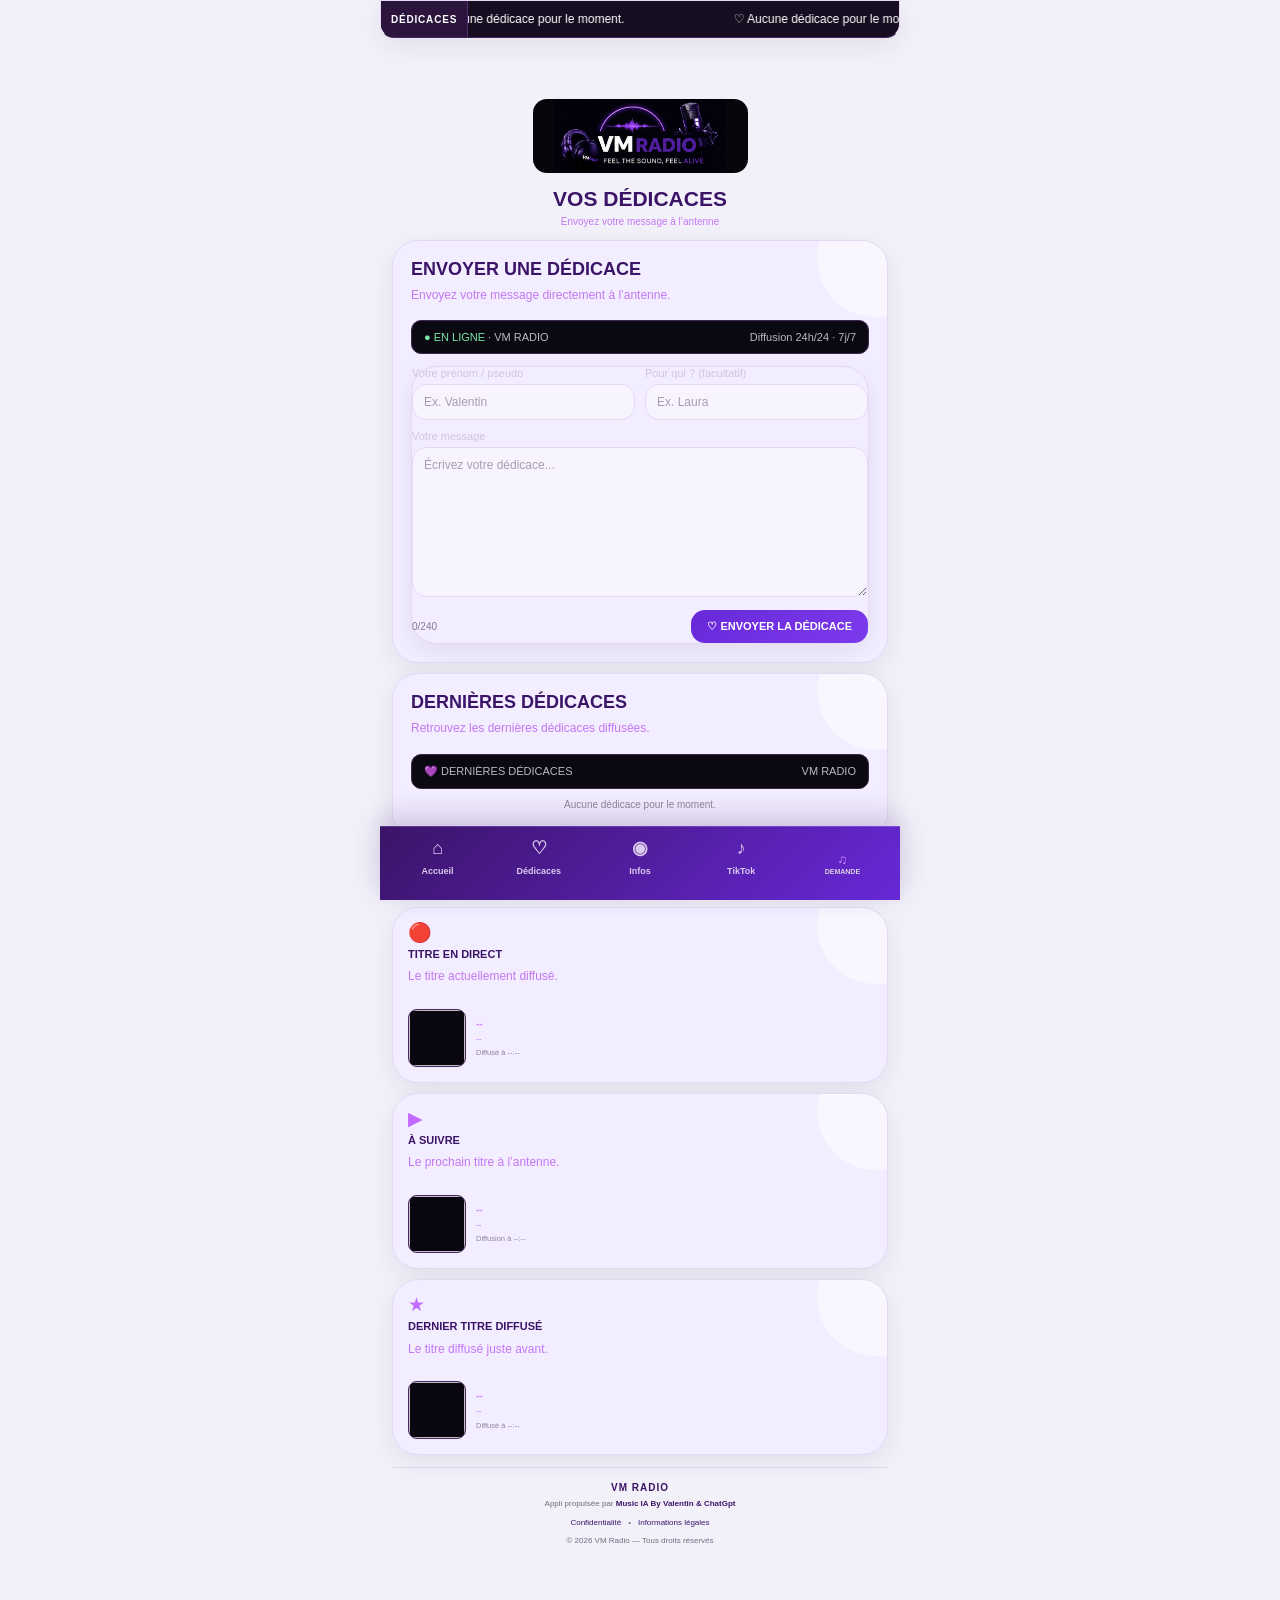
<file: dedicaces.html>
<!doctype html><html lang="fr"><head>
<meta charset="utf-8"><meta name="viewport" content="width=device-width,initial-scale=1,viewport-fit=cover">
<meta name="theme-color" content="#07050d"><title>VM Radio — Dédicaces</title>
<style>
*{box-sizing:border-box}
:root{--p:#b85cff;--line:#2a2038;--card:#0d0a13;--muted:#aaa5b4}
html,body{margin:0;min-height:100%;background:#05040a;color:#fff;font-family:Arial,sans-serif}
body{background:radial-gradient(circle at 50% 0%,rgba(126,42,210,.20),transparent 34%),linear-gradient(180deg,#07050d 0%,#090610 52%,#05040a 100%);-webkit-text-size-adjust:100%}
.app-shell{width:100%;max-width:520px;min-height:100dvh;margin:auto;padding:calc(10px + env(safe-area-inset-top)) 12px calc(92px + env(safe-area-inset-bottom))}
.ticker{height:42px;overflow:hidden;border:1px solid #65249a;border-radius:12px;background:#0b0711;display:flex;align-items:center;box-shadow:0 0 14px #6c22a644}
.ticker-label{flex:0 0 100px;height:100%;display:flex;align-items:center;padding:0 12px;border-right:1px solid #5c267d;font-size:10px;font-weight:800;background:#0b0711}
.ticker-track{white-space:nowrap;overflow:hidden;color:#e4dbea;font-size:10px;padding-left:12px}
.brand{text-align:center;padding:7px 0 8px}.brand img{width:190px;height:62px;object-fit:contain;display:block;margin:auto}
.page-title{text-align:center;margin:4px 0 13px}.page-title h1{margin:0;font-size:21px}.page-title p{margin:5px 0 0;color:var(--muted);font-size:10px}
.module{background:linear-gradient(145deg,#11101a,#08080e);border:1px solid var(--line);border-radius:15px;padding:13px;margin-bottom:11px}
.module h2{font-size:15px;margin:0 0 5px;color:#d076ff}.module p{font-size:10px;color:var(--muted)}
.bottom-nav{position:fixed;z-index:30;left:50%;bottom:0;transform:translateX(-50%);width:100%;max-width:520px;height:74px;padding:6px 7px calc(6px + env(safe-area-inset-bottom));display:grid;grid-template-columns:repeat(4,1fr);border-top:1px solid var(--line);background:rgba(9,5,14,.97);backdrop-filter:blur(15px)}
.bottom-nav a{display:flex;flex-direction:column;align-items:center;justify-content:center;gap:4px;color:#8e8599;text-decoration:none;font-size:9px;font-weight:800}
.bottom-nav a i{display:grid;place-items:center;width:35px;height:29px;border-radius:11px;font-style:normal;font-size:18px}
.bottom-nav a.active{color:#d68cff}.bottom-nav a.active i{background:#2b153d;color:#df9aff}

*{box-sizing:border-box}html,body{margin:0;background:#05050a;color:#fff;font-family:Arial,sans-serif}
:root{--p:#b85cff;--line:#2a2038;--card:#0c0b13;--muted:#aaa5b4}
.page{max-width:1180px;margin:auto;padding:20px}
.ticker{position:relative;height:46px;overflow:hidden;border:1px solid #65249a;border-radius:11px;background:#0b0711;display:flex;align-items:center;box-shadow:0 0 14px #6c22a644}
.ticker-label{position:relative;z-index:3;flex:0 0 155px;height:100%;display:flex;align-items:center;font-weight:800;padding:0 16px;border-right:1px solid #5c267d;white-space:nowrap;background:#0b0711}.ticker-track{position:absolute;z-index:1;left:155px;right:0;top:0;height:100%;display:flex;align-items:center;white-space:nowrap;padding-left:100%;animation:scroll 22s linear infinite;color:#e4dbea;font-size:13px}@keyframes scroll{from{transform:translateX(0)}to{transform:translateX(-100%)}}
.brand{text-align:center;padding:13px 0}.brand img{width:275px;height:95px;object-fit:contain;border-radius:10px;background:#05050a;display:block;margin:auto}
.nav{display:grid;grid-template-columns:repeat(4,1fr);gap:2px;border:1px solid #5e2690;border-radius:14px;padding:5px;background:#080711}.nav a{text-decoration:none;color:#eee;text-align:center;padding:12px;font-weight:700}.nav a.active{color:var(--p);border-bottom:2px solid var(--p)}
.program-title{text-align:center;font-size:27px;font-weight:800;margin:20px 0}.program-title span{color:#fff}
.grid-top{display:grid;grid-template-columns:1fr 1fr;gap:14px}.grid-bottom{display:grid;grid-template-columns:1fr 1fr;gap:14px;margin-top:14px}
.card{background:linear-gradient(145deg,#11101a,#08080e);border:1px solid var(--line);border-radius:15px;padding:18px}.card h2{font-size:18px;margin:0 0 14px;color:#d076ff}.live{background:#b72839;border-radius:5px;padding:4px 7px;font-size:10px;margin-left:6px}
.now{display:grid;grid-template-columns:180px 1fr;gap:20px;align-items:center}.cover{width:180px;height:180px;border-radius:12px;object-fit:cover;border:1px solid #6d2a95}.title{font-size:25px;font-weight:700}.artist{font-size:14px;color:var(--p);margin-top:6px}.wave{color:var(--p);font-size:21px;letter-spacing:2px;margin:20px 0}.time{font-size:13px;color:#c2bdca}
.next{display:grid;grid-template-columns:170px 1fr;gap:20px;align-items:center}.next .cover{width:170px;height:170px}.next .title{font-size:24px}
.track-row{display:flex;align-items:center;gap:11px;padding:9px 0;border-bottom:1px solid #211b2d}.track-row:last-child{border-bottom:0}.track-row img{width:48px;height:48px;border-radius:7px;object-fit:cover}.track-info{flex:1}.track-info b{display:block}.track-info span{display:block;color:var(--p);font-size:12px;margin-top:3px}.track-time{color:#aaa5b4;font-size:12px}.heart{background:none;border:0;color:#777;font-size:25px;cursor:pointer}.heart.active{color:var(--p)}
.hint{margin-top:12px;border:1px solid #5d278a;border-radius:9px;padding:10px;color:#ce8dff;text-align:center;font-size:12px}
.promo{display:grid;grid-template-columns:1.6fr 1fr;gap:18px;background:linear-gradient(135deg,#140a20,#07070d);border:1px solid #67249a;border-radius:16px;padding:20px;margin-top:14px}.promo h2{margin:0;color:var(--p);font-size:27px}.promo p{color:#bbb5c5;line-height:1.5}.btn{display:inline-block;background:#8e35e5;border-radius:8px;padding:10px 15px;font-size:12px;font-weight:bold}.release{border-left:1px solid #392348;padding-left:20px}.release strong{color:#d18cff;font-size:13px}.release-date{font-size:23px;color:var(--p);font-weight:bold;margin:9px 0 13px}
.mini-grid{display:grid;grid-template-columns:repeat(3,1fr);gap:12px;margin-top:12px}.mini{background:#0b0a12;border:1px solid var(--line);border-radius:13px;padding:16px;min-height:130px}.mini b{font-size:13px}.mini p{font-size:11px;color:#aaa5b4;line-height:1.4}.mini span{color:#d28cff;font-size:10px}
.syncbar{display:flex;justify-content:space-between;margin-top:12px;border:1px solid var(--line);border-radius:11px;padding:12px 16px;color:#bbb5c5;font-size:12px}.dot{width:8px;height:8px;background:#31d17b;border-radius:50%;display:inline-block;margin-right:6px}


@media(max-width:700px){
  
}


.footer-status{grid-column:1/-1;border-top:1px solid #211b2d;margin-top:4px;padding-top:9px;text-align:center;color:#aaa5b4;font-size:10px}
.footer-status .dot{display:inline-block;width:7px;height:7px;background:#31d17b;border-radius:50%;margin-right:5px;box-shadow:0 0 7px #31d17b}
@media(max-width:700px){.footer-status{font-size:9px;padding-top:8px}}


}


body{background:
 radial-gradient(circle at 50% 0%,rgba(126,42,210,.18),transparent 32%),
 linear-gradient(180deg,#07050d 0%,#080510 55%,#05040a 100%) !important}
.page{max-width:1180px;padding:16px 18px 24px !important}
.brand{padding:10px 0 8px !important}
.brand img{width:300px !important;height:106px !important;object-fit:contain !important;border-radius:14px !important;display:block;margin:0 auto}
.nav{max-width:650px;margin:0 auto 8px !important;background:linear-gradient(180deg,#0c0715,#07060d) !important;border-color:#6d2ca0 !important;box-shadow:0 0 18px rgba(121,44,188,.15)}
.program-title{margin:17px 0 14px !important;font-size:25px !important;letter-spacing:.2px}
.grid-top{gap:12px !important}
.grid-bottom{grid-template-columns:1fr 1fr !important;gap:12px !important;margin-top:12px !important}
.card{background:linear-gradient(145deg,rgba(17,12,27,.92),rgba(7,7,12,.96)) !important;border-color:#37264a !important}
.hero,.now,.next{min-height:0}
.promo{background:linear-gradient(135deg,#16081f,#09070d) !important;border-color:#6125a0 !important;box-shadow:0 0 22px rgba(105,37,170,.10)}
.mini-grid{grid-template-columns:repeat(3,1fr) !important;gap:12px !important}
.mini{background:linear-gradient(145deg,#110a1a,#08070d) !important}

/* Footer compact */
.footer-site{
  width:100%;
  margin:10px 0 0;
  padding:11px 14px 9px;
  border:1px solid #2b2037;
  border-radius:11px;
  background:#09070e;
  display:grid;
  grid-template-columns:1fr;
  grid-template-areas:
    "logo logo logo"
    "tiktok tiktok tiktok"
    "credit credit credit"
    "links links links"
    "sync sync sync";
  gap:7px 12px;
  align-items:center;
}
.footer-logo img{width:125px;height:42px;object-fit:contain;display:block;margin:0 auto}
.footer-center{
  grid-area:credit;
  text-align:center;
  color:#aaa5b4;
  font-size:9px;
  line-height:1.35;
  white-space:nowrap;
}
.footer-center strong{
  color:#cf8cff;
  font-size:9px;
  font-weight:700;
}
.footer-tiktok{
  grid-area:tiktok;
  display:flex;
  justify-content:center;
}
.footer-tiktok a{
  display:inline-flex;
  align-items:center;
  gap:5px;
  padding:5px 8px;
  border:1px solid #33253f;
  border-radius:7px;
  color:#eee;
  text-decoration:none;
  font-size:8px;
}
.tiktok-icon{font-size:14px}
.footer-links{
  grid-area:links;
  padding-top:6px;
  border-top:1px solid #1e1727;
  display:flex;
  justify-content:center;
  gap:12px;
  flex-wrap:wrap;
}
.footer-links a{
  color:#cfc8d8;
  text-decoration:none;
  font-size:8px;
}
.footer-sync{
  grid-area:sync;
  padding-top:5px;
  border-top:1px solid #1e1727;
  text-align:center;
  color:#938c9d;
  font-size:8px;
}
.footer-sync .dot{
  display:inline-block;
  width:6px;
  height:6px;
  margin-right:4px;
  border-radius:50%;
  background:#31d17b;
  box-shadow:0 0 5px #31d17b;
}
.footer-progress{
  height:2px;
  margin:0 auto 5px;
  max-width:300px;
  overflow:hidden;
  border-radius:99px;
  background:#21182b;
}
.footer-progress span{
  display:block;
  width:0;
  height:100%;
  background:linear-gradient(90deg,#7c28c8,#c75cff);
}
@media(max-width:700px){
  .footer-site{
    margin-top:8px;
    padding:9px 8px 8px;
    grid-template-columns:1fr;
    grid-template-areas:"logo" "credit" "tiktok" "links" "sync";
    gap:5px;
  }
  .footer-logo img{
    width:120px;
    height:40px;
    margin:auto;
  }
  .footer-center{font-size:8px}
  .footer-center strong{font-size:8.5px}
  .footer-tiktok{justify-content:center}
  .footer-tiktok a{font-size:8px;padding:4px 7px}
  .footer-links{gap:8px;padding-top:5px}
  .footer-links a{font-size:7.5px}
  .footer-sync{font-size:7.5px;padding-top:4px}
  .footer-progress{max-width:220px;margin-bottom:4px}
}

.footer-logo{grid-area:logo;width:100%;display:flex;justify-content:center;align-items:center;text-align:center}
/* NEWS SECTION — layout stable et responsive */
.news-section{margin-top:14px;width:100%;min-width:0}
.news-section-title{text-align:center;margin:0 0 11px}
.news-section-title h2{margin:0;color:#fff;font-size:21px;line-height:1.2}
.news-section-title span{color:#b85cff}
.news-grid{display:grid;grid-template-columns:repeat(3,minmax(0,1fr));gap:11px;width:100%;min-width:0}
.news-card{min-width:0;width:100%;min-height:155px;background:linear-gradient(145deg,rgba(17,12,27,.94),rgba(7,7,12,.97));border:1px solid #39254d;border-radius:13px;padding:15px;overflow:hidden;display:flex;flex-direction:column}
.news-icon{font-size:22px;line-height:1;color:#c36bff}
.news-card h3{margin:8px 0 5px;font-size:13px;line-height:1.25}
.news-now{display:grid;grid-template-columns:58px minmax(0,1fr);align-items:center;gap:10px;margin-top:7px;min-width:0;width:100%}
.news-cover{width:58px;height:58px;border-radius:9px;object-fit:cover;border:1px solid #4b2863;display:block;flex:0 0 58px;background:#0b0711}
.news-now-info{min-width:0;width:100%;overflow:hidden}
.news-value{margin:0!important;color:#d18cff;font-size:12px;font-weight:700;line-height:1.25;white-space:nowrap;overflow:hidden;text-overflow:ellipsis}
.news-artist{font-size:9px;color:#b85cff;margin-top:3px;line-height:1.2;white-space:nowrap;overflow:hidden;text-overflow:ellipsis}
.news-time{font-size:8px;color:#8f8998;margin-top:5px;line-height:1.2;white-space:nowrap;overflow:hidden;text-overflow:ellipsis}
@media(max-width:900px){.news-grid{grid-template-columns:1fr}.news-card{min-height:0}}


.before-footer-space{height:24px;width:100%;display:block}



.vm-top-cover{width:42px;height:42px;flex:0 0 42px;object-fit:cover;border-radius:7px;display:block;border:1px solid #5b277d;background:#0b0711}
@media(max-width:700px){.vm-top-cover{width:36px;height:36px;flex-basis:36px}}


/* V10 — bouton Player dans la navigation */
.nav{position:relative;align-items:stretch !important;}
.nav-player-btn{
  appearance:none !important;
  border:1px solid #8d2cff !important;
  border-radius:9px !important;
  background:linear-gradient(180deg,#241039,#10071b) !important;
  color:#fff !important;
  font:700 10px/1 Inter,Arial,sans-serif !important;
  padding:8px 7px !important;
  min-width:58px !important;
  cursor:pointer !important;
  box-shadow:0 0 12px rgba(142,44,255,.18) !important;
}
.nav-player-btn:active{transform:scale(.97)}
@media(max-width:700px){
  .nav{grid-template-columns:repeat(5,1fr) !important;gap:3px !important;}
  .nav a,.nav-player-btn{font-size:9px !important;padding:8px 2px !important;min-width:0 !important;}
}
/* Accueil — bloc À LA UNE / programme : structure compacte et stable */
#accueil{width:100% !important;box-sizing:border-box !important;}
#accueil .card{
  box-sizing:border-box !important;
  overflow:hidden !important;
  width:100% !important;
  background:linear-gradient(145deg,rgba(17,12,27,.96),rgba(7,7,12,.98)) !important;
  border:1px solid rgba(188,84,255,.28) !important;
  border-radius:14px !important;
}
#accueil .card h2{
  margin:0 0 10px !important;
  font-size:15px !important;
  line-height:1.2 !important;
  color:#fff !important;
}
#accueil .now,#accueil .next{
  box-sizing:border-box !important;
  align-items:center !important;
}
#accueil .cover{
  display:block !important;
  object-fit:cover !important;
  margin:0 !important;
  flex:none !important;
}
#accueil .title,#accueil .artist,#accueil .time{
  min-width:0 !important;
  overflow:hidden !important;
  text-overflow:ellipsis !important;
}
#accueil .title{white-space:nowrap !important;}
#accueil .artist{white-space:nowrap !important;}
#accueil .wave{display:none !important;}
@media(max-width:700px){
  .program-title{
    margin:10px 0 9px !important;
    font-size:18px !important;
    line-height:1.2 !important;
    text-align:center !important;
  }
  #accueil .card{padding:12px !important;margin-bottom:9px !important;}
  #accueil .now{
    display:grid !important;
    grid-template-columns:96px minmax(0,1fr) !important;
    gap:12px !important;
    min-height:96px !important;
  }
  #accueil .now .cover{
    width:96px !important;height:96px !important;
    border-radius:10px !important;
  }
  #accueil .next{
    display:grid !important;
    grid-template-columns:80px minmax(0,1fr) !important;
    gap:10px !important;
    min-height:80px !important;
  }
  #accueil .next .cover{
    width:80px !important;height:80px !important;
    border-radius:9px !important;
  }
  #accueil .title{font-size:16px !important;}
  #accueil .artist{font-size:10px !important;margin-top:3px !important;}
  #accueil .time{font-size:9px !important;margin-top:6px !important;}
}


.vmradio-embedded-player.vmradio-shell-hidden{display:none !important;visibility:hidden !important;pointer-events:none !important;}


/* V23 — À LA UNE : layout isolé pour éviter les règles héritées qui déforment les cartes. */
.news-section{display:block!important;width:100%!important;max-width:100%!important;min-width:0!important;box-sizing:border-box!important;margin:14px 0 0!important;padding:0!important;}
.news-section-title{display:block!important;width:100%!important;text-align:center!important;margin:0 0 12px!important;box-sizing:border-box!important;}
.news-section-title h2{display:block!important;margin:0!important;padding:0!important;line-height:1.2!important;}
.news-grid{display:grid!important;width:100%!important;min-width:0!important;box-sizing:border-box!important;gap:12px!important;align-items:stretch!important;}
.news-card{box-sizing:border-box!important;width:100%!important;min-width:0!important;overflow:hidden!important;position:relative!important;}
.news-card .news-now{box-sizing:border-box!important;width:100%!important;min-width:0!important;display:grid!important;align-items:center!important;}
.news-card .news-cover{box-sizing:border-box!important;object-fit:cover!important;display:block!important;max-width:100%!important;}
.news-card .news-now-info{box-sizing:border-box!important;min-width:0!important;overflow:hidden!important;}
.news-card .news-value,.news-card .news-artist,.news-card .news-time{min-width:0!important;max-width:100%!important;overflow:hidden!important;text-overflow:ellipsis!important;white-space:nowrap!important;}
@media(max-width:900px){
 .news-grid{grid-template-columns:minmax(0,1fr)!important;}
 .news-card{min-height:0!important;padding:13px!important;}
 .news-now{grid-template-columns:64px minmax(0,1fr)!important;gap:12px!important;}
 .news-cover{width:64px!important;height:64px!important;flex:0 0 64px!important;}
 .news-value{font-size:13px!important;}
 .news-artist{font-size:10px!important;}
 .news-time{font-size:9px!important;}
}
@media(min-width:901px){
 .news-grid{grid-template-columns:repeat(3,minmax(0,1fr))!important;}
 .news-card{min-height:155px!important;padding:15px!important;display:flex!important;flex-direction:column!important;}
 .news-now{grid-template-columns:58px minmax(0,1fr)!important;gap:10px!important;}
 .news-cover{width:58px!important;height:58px!important;flex:0 0 58px!important;}
}


/* VM RADIO — player flottant indépendant : reste hors du contenu des pages */
#vmradio-player-host{
  position:fixed!important;left:50%!important;bottom:14px!important;transform:translateX(-50%)!important;
  width:min(980px,calc(100vw - 24px))!important;height:520px!important;
  z-index:2147483000!important;display:none;pointer-events:none;
}
#vmradio-player-host.is-open{display:block!important;pointer-events:auto}
#vmradio-player-host iframe{
  display:block!important;width:100%!important;height:100%!important;border:0!important;
  background:transparent!important;border-radius:26px!important;
  box-shadow:0 18px 60px rgba(0,0,0,.45)!important;
}
#vmradio-player-host .vmradio-player-dismiss{display:none}
@media(max-width:780px){
  #vmradio-player-host{width:calc(100vw - 10px)!important;height:min(700px,calc(100vh - 20px))!important;bottom:5px!important}
  #vmradio-player-host iframe{border-radius:20px!important}
}


/* V29 — PLAYER aligné exactement comme les autres boutons de navigation */
.nav{grid-template-columns:repeat(5,minmax(0,1fr))!important;align-items:stretch!important;}
.nav a,.nav .nav-player-btn{
  box-sizing:border-box!important;min-width:0!important;width:100%!important;height:100%!important;
  margin:0!important;display:flex!important;align-items:center!important;justify-content:center!important;
  text-decoration:none!important;text-align:center!important;
  padding:12px 6px!important;border:0!important;border-bottom:2px solid transparent!important;
  border-radius:8px!important;background:transparent!important;color:#eee!important;
  font-family:inherit!important;font-size:inherit!important;font-weight:700!important;line-height:1.1!important;
  box-shadow:none!important;cursor:pointer!important;appearance:none!important;
}
.nav a:hover,.nav .nav-player-btn:hover{background:rgba(141,44,255,.10)!important;color:#fff!important}
.nav .nav-player-btn:active{transform:none!important}
.nav .nav-player-btn:focus-visible{outline:2px solid #a94dff!important;outline-offset:-2px!important}
.nav .nav-player-btn.is-open{color:var(--p,#b85cff)!important;border-bottom-color:var(--p,#b85cff)!important}
@media(max-width:700px){
  .nav{grid-template-columns:repeat(5,minmax(0,1fr))!important;gap:3px!important}
  .nav a,.nav .nav-player-btn{font-size:9px!important;padding:8px 2px!important}
}


/* V35 — PLAYER : même apparence, mêmes dimensions et même alignement que les autres liens de navigation */
.nav{grid-template-columns:repeat(5,minmax(0,1fr))!important;align-items:stretch!important;}
.nav a,.nav .nav-player-btn{
  box-sizing:border-box!important;
  width:100%!important;
  min-width:0!important;
  height:100%!important;
  margin:0!important;
  padding:12px 6px!important;
  display:flex!important;
  align-items:center!important;
  justify-content:center!important;
  text-decoration:none!important;
  text-align:center!important;
  border:0!important;
  border-bottom:2px solid transparent!important;
  border-radius:0!important;
  background:transparent!important;
  color:#eee!important;
  font-family:inherit!important;
  font-size:inherit!important;
  font-weight:700!important;
  line-height:1.1!important;
  box-shadow:none!important;
  cursor:pointer!important;
  appearance:none!important;
  -webkit-appearance:none!important;
}
.nav a:hover,.nav .nav-player-btn:hover{background:transparent!important;color:#fff!important}
.nav .nav-player-btn:active{transform:none!important}
.nav .nav-player-btn:focus{outline:none!important}
.nav .nav-player-btn:focus-visible{outline:2px solid #a94dff!important;outline-offset:-2px!important}
.nav .nav-player-btn.is-open{color:var(--p,#b85cff)!important;border-bottom-color:var(--p,#b85cff)!important}
@media(max-width:700px){
  .nav{grid-template-columns:repeat(5,minmax(0,1fr))!important;gap:3px!important}
  .nav a,.nav .nav-player-btn{font-size:9px!important;padding:8px 2px!important}
}


@media (max-width:700px){

*{box-sizing:border-box}html,body{margin:0;background:#05050a;color:#fff;font-family:Arial,sans-serif}
:root{--p:#b85cff;--line:#2a2038;--card:#0c0b13;--muted:#aaa5b4}
body{min-height:100vh}.page{width:100%;max-width:480px;margin:auto;padding:10px}
.ticker{position:relative;height:44px;overflow:hidden;border:1px solid #65249a;border-radius:10px;background:#0b0711;display:flex;align-items:center;margin-bottom:10px;box-shadow:0 0 14px #6c22a644}
.ticker-label{position:relative;z-index:3;flex:0 0 118px;height:100%;display:flex;align-items:center;font-weight:800;font-size:13px;padding:0 12px;color:#fff;white-space:nowrap;border-right:1px solid #5c267d;background:#0b0711}
.ticker-track{position:absolute;z-index:1;left:118px;right:0;top:0;height:100%;display:flex;align-items:center;white-space:nowrap;padding-left:100%;animation:scroll 18s linear infinite;color:#e4dbea;font-size:12px}
@keyframes scroll{from{transform:translateX(0)}to{transform:translateX(-100%)}}
.brand{text-align:center;padding:8px 0 12px}.brand img{width:205px;height:70px;object-fit:contain;border-radius:8px;background:#05050a;display:block;margin:auto}
.nav{display:grid;grid-template-columns:repeat(4,1fr);gap:2px;border:1px solid #5e2690;border-radius:14px;padding:4px;background:#080711;margin-bottom:10px}
.nav a{text-decoration:none;color:#eee;text-align:center;padding:9px 2px;font-size:10px}.nav a.active{color:var(--p);font-weight:bold;border-bottom:2px solid var(--p)}
.program-title{text-align:center;color:#fff;font-size:20px;font-weight:800;margin:13px 0}.program-title span{color:var(--p)}
.card{background:linear-gradient(145deg,#11101a,#08080e);border:1px solid var(--line);border-radius:14px;padding:13px;margin-bottom:10px}
.card h2{font-size:15px;margin:0 0 11px;color:#d076ff}.live{background:#b72839;border-radius:5px;padding:3px 6px;font-size:9px;margin-left:5px}
.now{display:grid;grid-template-columns:105px 1fr;gap:11px;align-items:center}.cover{width:105px;height:105px;border-radius:10px;object-fit:cover;border:1px solid #6d2a95}
.title{font-size:18px;font-weight:700}.artist{font-size:11px;color:var(--p);margin-top:4px}.wave{color:var(--p);font-size:14px;margin:9px 0}.time{font-size:10px;color:#c2bdca}
.next{display:grid;grid-template-columns:88px 1fr;gap:10px;align-items:center}.next .cover{width:88px;height:88px}.next .title{font-size:16px}
.track-row{display:flex;align-items:center;gap:8px;padding:8px 0;border-bottom:1px solid #211b2d}.track-row:last-child{border-bottom:0}.track-row img{width:38px;height:38px;border-radius:6px;object-fit:cover}.track-info{flex:1;min-width:0}.track-info b{display:block;font-size:12px}.track-info span{display:block;color:var(--p);font-size:10px;margin-top:2px}.track-time{font-size:9px;color:#aaa5b4}.heart{background:none;border:0;color:#777;font-size:21px}.heart.active{color:var(--p)}
.hint{margin-top:8px;border:1px solid #5d278a;border-radius:8px;padding:8px;color:#ce8dff;text-align:center;font-size:10px}
.promo{background:linear-gradient(135deg,#140a20,#07070d);border:1px solid #67249a;border-radius:14px;padding:14px;margin-top:12px}.promo h2{margin:0;color:var(--p);font-size:19px}.promo p{font-size:11px;color:#bbb5c5;line-height:1.4}.btn{display:inline-block;background:#8e35e5;border-radius:7px;padding:8px 11px;font-size:10px;font-weight:bold}.release{border-top:1px solid #32213e;margin-top:12px;padding-top:10px}.release strong{font-size:12px}.release-date{color:var(--p);font-size:15px;font-weight:bold;margin:5px 0}
.mini-grid{display:grid;grid-template-columns:1fr 1fr;gap:8px;margin-top:9px}.mini{background:#0b0a12;border:1px solid var(--line);border-radius:10px;padding:11px}.mini b{font-size:11px}.mini p{font-size:9px;color:#aaa5b4;line-height:1.35;margin:5px 0 8px}.mini span{color:#d28cff;font-size:9px}
.syncbar{display:flex;justify-content:space-between;gap:8px;border:1px solid var(--line);border-radius:10px;padding:10px;margin-top:10px;color:#bbb5c5;font-size:10px}.dot{width:8px;height:8px;background:#31d17b;border-radius:50%;display:inline-block;margin-right:5px}




}


.footer-status{grid-column:1/-1;border-top:1px solid #211b2d;margin-top:4px;padding-top:9px;text-align:center;color:#aaa5b4;font-size:10px}
.footer-status .dot{display:inline-block;width:7px;height:7px;background:#31d17b;border-radius:50%;margin-right:5px;box-shadow:0 0 7px #31d17b}
@media(max-width:700px){.footer-status{font-size:9px;padding-top:8px}}


}


body{background:
 radial-gradient(circle at 50% 0%,rgba(126,42,210,.18),transparent 34%),
 linear-gradient(180deg,#07050d 0%,#080510 55%,#05040a 100%) !important}
.page{padding:8px 10px 18px !important}
.ticker{border-color:#642799 !important;background:#0a0711 !important}
.brand{padding:9px 0 10px !important}
.brand img{width:215px !important;height:74px !important;object-fit:contain !important}
.nav{grid-template-columns:repeat(4,1fr) !important;border-color:#63279b !important}
.nav a{font-size:10px !important;padding:9px 2px !important}
.program-title{font-size:18px !important;margin:12px 0 !important}
.card{background:linear-gradient(145deg,rgba(17,12,27,.92),rgba(7,7,12,.96)) !important;border-color:#39254d !important}
.promo{background:linear-gradient(135deg,#16081f,#09070d) !important}
.mini-grid{grid-template-columns:1fr 1fr !important}

/* Footer compact */
.footer-site{
  width:100%;
  margin:10px 0 0;
  padding:11px 14px 9px;
  border:1px solid #2b2037;
  border-radius:11px;
  background:#09070e;
  display:grid;
  grid-template-columns:auto 1fr auto;
  grid-template-areas:
    "logo logo logo"
    "tiktok tiktok tiktok"
    "credit credit credit"
    "links links links"
    "sync sync sync";
  gap:7px 12px;
  align-items:center;
}
.footer-logo img{
  width:125px;
  height:42px;
  object-fit:contain;
  display:block;
}
.footer-center{
  text-align:center;
  color:#aaa5b4;
  font-size:9px;
  line-height:1.35;
  white-space:nowrap;
}
.footer-center strong{
  color:#cf8cff;
  font-size:9px;
  font-weight:700;
}
.footer-tiktok{
  grid-area:tiktok;
  display:flex;
  justify-content:center;
}
.footer-tiktok a{
  display:inline-flex;
  align-items:center;
  gap:5px;
  padding:5px 8px;
  border:1px solid #33253f;
  border-radius:7px;
  color:#eee;
  text-decoration:none;
  font-size:8px;
}
.tiktok-icon{font-size:14px}
.footer-links{
  grid-area:links;
  padding-top:6px;
  border-top:1px solid #1e1727;
  display:flex;
  justify-content:center;
  gap:12px;
  flex-wrap:wrap;
}
.footer-links a{
  color:#cfc8d8;
  text-decoration:none;
  font-size:8px;
}
.footer-sync{
  grid-area:sync;
  padding-top:5px;
  border-top:1px solid #1e1727;
  text-align:center;
  color:#938c9d;
  font-size:8px;
}
.footer-sync .dot{
  display:inline-block;
  width:6px;
  height:6px;
  margin-right:4px;
  border-radius:50%;
  background:#31d17b;
  box-shadow:0 0 5px #31d17b;
}
.footer-progress{
  height:2px;
  margin:0 auto 5px;
  max-width:300px;
  overflow:hidden;
  border-radius:99px;
  background:#21182b;
}
.footer-progress span{
  display:block;
  width:0;
  height:100%;
  background:linear-gradient(90deg,#7c28c8,#c75cff);
}
@media(max-width:700px){
  .footer-site{
    margin-top:8px;
    padding:9px 8px 8px;
    grid-template-columns:1fr;
    grid-template-areas:"logo" "credit" "tiktok" "links" "sync";
    gap:5px;
  }
  .footer-logo img{
    width:120px;
    height:40px;
    margin:auto;
  }
  .footer-center{font-size:8px}
  .footer-center strong{font-size:8.5px}
  .footer-tiktok{justify-content:center}
  .footer-tiktok a{font-size:8px;padding:4px 7px}
  .footer-links{gap:8px;padding-top:5px}
  .footer-links a{font-size:7.5px}
  .footer-sync{font-size:7.5px;padding-top:4px}
  .footer-progress{max-width:220px;margin-bottom:4px}
}

.footer-logo{grid-area:logo;width:100%;display:flex;justify-content:center;align-items:center;text-align:center}
/* NEWS SECTION — layout stable et responsive */
.news-section{margin-top:10px;width:100%;min-width:0}
.news-section-title{text-align:center;margin:0 0 9px}
.news-section-title h2{margin:0;color:#fff;font-size:17px;line-height:1.2}
.news-section-title span{color:#b85cff}
.news-grid{display:grid;grid-template-columns:minmax(0,1fr);gap:8px;width:100%;min-width:0}
.news-card{min-width:0;width:100%;background:linear-gradient(145deg,rgba(17,12,27,.94),rgba(7,7,12,.97));border:1px solid #39254d;border-radius:11px;padding:11px;overflow:hidden}
.news-icon{font-size:19px;line-height:1;color:#c36bff}
.news-card h3{margin:6px 0 4px;font-size:11px;line-height:1.25}
.news-now{display:grid;grid-template-columns:50px minmax(0,1fr);align-items:center;gap:10px;margin-top:7px;min-width:0}
.news-cover{width:50px;height:50px;border-radius:9px;object-fit:cover;border:1px solid #4b2863;display:block;flex:0 0 50px;background:#0b0711}
.news-now-info{min-width:0;width:100%;overflow:hidden}
.news-value{margin:0!important;color:#d18cff;font-size:10px;font-weight:700;line-height:1.25;white-space:nowrap;overflow:hidden;text-overflow:ellipsis}
.news-artist{font-size:8px;color:#b85cff;margin-top:3px;line-height:1.2;white-space:nowrap;overflow:hidden;text-overflow:ellipsis}
.news-time{font-size:7.5px;color:#8f8998;margin-top:5px;line-height:1.2;white-space:nowrap;overflow:hidden;text-overflow:ellipsis}


.before-footer-space{height:18px;width:100%;display:block}


}


@media (min-width:701px){
  .nav{display:grid !important;grid-template-columns:repeat(4,minmax(0,1fr)) !important;}
}
@media (max-width:700px){
  .nav{display:grid !important;grid-template-columns:repeat(4,minmax(0,1fr)) !important;gap:2px !important;}
}


/* Espace commun entre la navigation et le titre de page */
header + main,
nav + main,
.site-header + main,
.navigation + main {
  padding-top: 28px !important;
}

/* Fallback : le premier grand titre après la navigation */
nav ~ main h1:first-child,
header ~ main h1:first-child {
  margin-top: 0 !important;
}
@media (max-width:700px){
  header + main,
  nav + main,
  .site-header + main,
  .navigation + main {
    padding-top: 22px !important;
  }
}


/* ESPACE VISIBLE ENTRE LA BARRE DE NAVIGATION ET LE TITRE */
.vm-page-title-space {
  height: 38px !important;
  width: 100% !important;
  display: block !important;
  flex: 0 0 38px !important;
}
@media (max-width:700px) {
  .vm-page-title-space {
    height: 28px !important;
    flex-basis: 28px !important;
  }
}


/* Dédicaces : espace juste au-dessus de VOS DÉDICACES */
.dedicaces-title-space {
  display:block !important;
  width:100% !important;
  height:38px !important;
  min-height:38px !important;
}
@media (max-width:700px){
  .dedicaces-title-space {
    height:28px !important;
    min-height:28px !important;
  }
}


/* VM RADIO — UN SEUL ESPACE ENTRE NAVIGATION ET TITRE */
.page > .nav{
  margin-bottom:0 !important;
}
.vm-title-gap{
  display:block !important;
  width:100% !important;
  height:38px !important;
  min-height:38px !important;
  margin:0 !important;
  padding:0 !important;
  flex:none !important;
}
.program-title,
.dedications-title,
.info-title,
.tiktok-page-title{
  margin-top:0 !important;
}
@media (max-width:700px){
  .vm-title-gap{
    height:28px !important;
    min-height:28px !important;
  }
}


/* VM RADIO — espacement uniforme entre les modules */
.grid-top,
.grid-bottom,
.info-grid,
.dedication-layout,
.news-grid,
.mini-grid,
.tiktok-videos{
  gap:14px !important;
}
.grid-bottom{
  margin-top:14px !important;
}
.promo,
.tiktok-content{
  margin-top:14px !important;
}


/* VM RADIO — structure uniforme des modules :
   TITRE → SOUS-TITRE → ESPACE → CONTENU */
.module-subtitle{
  display:block !important;
  margin:0 0 14px !important;
  padding:0 !important;
  color:#aaa5b4 !important;
  font-size:12px !important;
  line-height:1.45 !important;
}
@media (max-width:700px){
  .module-subtitle{
    margin-bottom:10px !important;
    font-size:10px !important;
    line-height:1.4 !important;
  }
}


/* VM RADIO — ESPACE UNIQUEMENT POUR LE TEXTE EN HAUT DES PAGES
   Pas d'espacement ajouté dans les cartes. */

.vm-main-page-title{
  margin-top:38px !important;
  margin-bottom:8px !important;
}

.vm-main-page-subtitle{
  margin-top:0 !important;
  margin-bottom:24px !important;
}

@media (max-width:700px){
  .vm-main-page-title{
    margin-top:28px !important;
    margin-bottom:7px !important;
  }
  .vm-main-page-subtitle{
    margin-top:0 !important;
    margin-bottom:18px !important;
  }
}


/* VM RADIO — RYTHME VERTICAL COMMUN À TOUTES LES PAGES */

/* navigation -> espace -> titre principal */
.page > .nav{
  margin-bottom:38px !important;
}

/* titre principal -> sous-titre */
.vm-main-page-title{
  margin-top:0 !important;
  margin-bottom:8px !important;
}
.vm-main-page-subtitle{
  margin-top:0 !important;
  margin-bottom:28px !important;
}

/* espace uniforme ENTRE les groupes/cartes/modules */
.grid-top,
.grid-bottom,
.info-grid,
.dedication-layout,
.news-grid,
.mini-grid,
.tiktok-videos{
  gap:20px !important;
}

.grid-bottom,
.promo,
.tiktok-content{
  margin-top:20px !important;
}

/* Ne pas rajouter d'espace artificiel dans les cartes elles-mêmes */
.card .module-subtitle{
  margin-top:8px !important;
}

/* Mobile : même logique, dimensions adaptées */
@media (max-width:700px){
  .page > .nav{
    margin-bottom:28px !important;
  }
  .vm-main-page-title{
    margin-top:0 !important;
    margin-bottom:7px !important;
  }
  .vm-main-page-subtitle{
    margin-top:0 !important;
    margin-bottom:20px !important;
  }
  .grid-top,
  .grid-bottom,
  .info-grid,
  .dedication-layout,
  .news-grid,
  .mini-grid,
  .tiktok-videos{
    gap:14px !important;
  }
  .grid-bottom,
  .promo,
  .tiktok-content{
    margin-top:14px !important;
  }
}


/* VM RADIO — structure verticale commune à tous les niveaux */

/* 1) Navigation -> espace -> titre de page */
.page > .nav{
  margin-bottom: 34px !important;
}

/* 2) Titre de page -> sous-titre -> espace -> premier module */
.page > h1,
.page > .dedications-title h1,
.page > .info-title h1,
.page > .tiktok-page-title h1{
  margin-bottom: 7px !important;
}
.page > .dedications-title,
.page > .info-title,
.page > .tiktok-page-title{
  margin-top: 0 !important;
}
.page > .dedications-title p,
.page > .info-title p,
.page > .tiktok-page-title p{
  margin-top: 0 !important;
  margin-bottom: 24px !important;
}

/* 3) Module -> espace -> titre -> sous-titre -> espace -> contenu */
.card,
.ded-card,
.info-card,
.news-card,
.mini,
.tiktok-video,
.tiktok-highlight{
  box-sizing: border-box !important;
}

/* Standardisation des titres de modules/carte */
.card h2,
.ded-card h2,
.info-card h2,
.news-card h3,
.mini b,
.tiktok-highlight h3,
.tiktok-content-title h2{
  margin-bottom: 7px !important;
}

/* Les textes existants sous les titres sont les sous-titres.
   On ne crée pas de texte ici. */
.card h2 + p,
.ded-card h2 + p,
.info-card h2 + p,
.news-card h3 + p,
.tiktok-highlight h3 + p,
.tiktok-content-title h2 + p,
.module-subtitle{
  margin-top: 0 !important;
  margin-bottom: 16px !important;
}

/* Quand le contenu suivant est directement une div/section, on crée
   uniquement l'espace visuel demandé. */
.card h2 + .now,
.card h2 + .next,
.card h2 + .track-row,
.card h2 + .track-list,
.ded-card h2 + form,
.ded-card h2 + .form-grid,
.info-card h2 + .info-stat,
.news-card h3 + .news-now,
.tiktok-highlight h3 + p{
  margin-top: 16px !important;
}

/* Espacement constant entre cartes/modules */
.grid-top,
.grid-bottom,
.info-grid,
.dedication-layout,
.news-grid,
.mini-grid,
.tiktok-videos,
.tiktok-highlights{
  gap: 18px !important;
}
.grid-bottom,
.promo,
.tiktok-content{
  margin-top: 18px !important;
}

/* Mobile */
@media (max-width:700px){
  .page > .nav{
    margin-bottom: 26px !important;
  }
  .page > .dedications-title p,
  .page > .info-title p,
  .page > .tiktok-page-title p{
    margin-bottom: 18px !important;
  }
  .card h2,
  .ded-card h2,
  .info-card h2,
  .news-card h3,
  .mini b,
  .tiktok-highlight h3,
  .tiktok-content-title h2{
    margin-bottom: 6px !important;
  }
  .card h2 + p,
  .ded-card h2 + p,
  .info-card h2 + p,
  .news-card h3 + p,
  .tiktok-highlight h3 + p,
  .tiktok-content-title h2 + p,
  .module-subtitle{
    margin-bottom: 12px !important;
  }
  .grid-top,
  .grid-bottom,
  .info-grid,
  .dedication-layout,
  .news-grid,
  .mini-grid,
  .tiktok-videos,
  .tiktok-highlights{
    gap: 14px !important;
  }
  .grid-bottom,
  .promo,
  .tiktok-content{
    margin-top: 14px !important;
  }
}


/* VM RADIO — espaces finaux */
.homepage-program-subtitle{
  margin:8px 0 0 !important;
  color:#aaa5b4 !important;
  font-size:13px !important;
  line-height:1.45 !important;
  text-align:center !important;
}
.homepage-program-space{
  display:block !important;
  width:100% !important;
  height:22px !important;
  min-height:22px !important;
  margin:0 !important;
  padding:0 !important;
}
.vm-bottom-space{
  display:block !important;
  width:100% !important;
  height:34px !important;
  min-height:34px !important;
  margin:0 !important;
  padding:0 !important;
}
@media (max-width:700px){
  .homepage-program-subtitle{
    font-size:11px !important;
    margin-top:7px !important;
  }
  .homepage-program-space{
    height:16px !important;
    min-height:16px !important;
  }
  .vm-bottom-space{
    height:24px !important;
    min-height:24px !important;
  }
}


.dedication-form{margin-top:12px!important}
.dedication-feedback{min-height:22px;margin-top:14px;padding:10px 14px;border:1px solid transparent;border-radius:10px;text-align:center;font-size:14px;box-sizing:border-box}
.dedication-feedback:empty{display:none}
.dedication-feedback.error{border-color:#8a3030!important;color:#ff9b9b!important}
.dedication-feedback.success{border-color:#5d278a!important;color:#ce8dff!important}
.dedication-feedback.loading{border-color:#5d278a!important;color:#aaa5b4!important}


.dedication-feedback{white-space:pre-wrap;word-break:break-word}
.dedication-feedback small{display:block;margin-top:6px;opacity:.9}


.ticker-track{display:flex;gap:12px;align-items:center;overflow:hidden;white-space:nowrap}
.ticker-dedication{display:inline-block}
.ticker-separator{opacity:.6}
.recent-list{display:flex;flex-direction:column;gap:12px}
.recent-item{padding:14px 16px;border:1px solid rgba(173,72,255,.25);border-radius:12px;background:rgba(10,7,18,.45)}
.recent-head{display:flex;justify-content:space-between;gap:12px;margin-bottom:6px}
.recent-time{opacity:.65;font-size:.85em}
.recent-msg{line-height:1.45;word-break:break-word}


/* VM RADIO — BANNIÈRE DÉDICACES COMMUNE AUX 4 PAGES */
.vm-common-dedication-banner{
  width:100% !important;
  height:54px !important;
  min-height:54px !important;
  display:flex !important;
  flex-direction:column !important;
  justify-content:center !important;
  align-items:stretch !important;
  overflow:hidden !important;
  box-sizing:border-box !important;
  border:0 !important;
}
.vm-common-dedication-title{
  width:100% !important;
  height:20px !important;
  min-height:20px !important;
  display:flex !important;
  align-items:center !important;
  justify-content:center !important;
  font-size:11px !important;
  line-height:1 !important;
  font-weight:700 !important;
  box-sizing:border-box !important;
}
.vm-common-dedication-window{
  width:100% !important;
  height:28px !important;
  min-height:28px !important;
  overflow:hidden !important;
  position:relative !important;
  display:flex !important;
  align-items:center !important;
  box-sizing:border-box !important;
}
.vm-common-dedication-track{
  display:flex !important;
  width:max-content !important;
  min-width:100% !important;
  align-items:center !important;
  white-space:nowrap !important;
  will-change:transform !important;
}
.vm-common-dedication-message{
  display:inline-block !important;
  flex:0 0 auto !important;
  padding:0 40px !important;
  white-space:nowrap !important;
  width:max-content !important;
  max-width:none !important;
  font-size:12px !important;
  line-height:1 !important;
}
.vm-common-dedication-track.is-scrolling{
  animation:vmCommonDedicationScroll 15s linear infinite !important;
}
@keyframes vmCommonDedicationScroll{
  0%{transform:translateX(100vw)}
  100%{transform:translateX(-100%)}
}
@media(max-width:700px){
  .vm-common-dedication-banner{
    height:50px !important;
    min-height:50px !important;
  }
  .vm-common-dedication-title{
    height:18px !important;
    min-height:18px !important;
    font-size:10px !important;
  }
  .vm-common-dedication-window{
    height:26px !important;
    min-height:26px !important;
  }
  .vm-common-dedication-message{
    padding:0 28px !important;
    font-size:11px !important;
  }
}


/* VM RADIO — VITESSE MOBILE FORCÉE DE LA BANNIÈRE */
@media screen and (max-width:700px){
  .vm-common-dedication-track.is-scrolling{
    animation-name:vmCommonDedicationScroll !important;
    animation-duration:5s !important;
    animation-timing-function:linear !important;
    animation-iteration-count:infinite !important;
  }
}


@media screen and (max-width:700px){
  .vm-common-dedication-track.is-scrolling{
    animation-duration:10s !important;
  }
}
@media screen and (min-width:701px){
  .vm-common-dedication-track.is-scrolling{
    animation-duration:15s !important;
  }
}


/* VM RADIO - Bouton player fixe navigation */
#vmradio-fixed-player-nav-btn {
  position: fixed;
  right: 18px;
  top: 50%;
  transform: translateY(-50%);
  z-index: 99999;
  width: 46px;
  height: 46px;
  border: 0;
  border-radius: 50%;
  display: flex;
  align-items: center;
  justify-content: center;
  cursor: pointer;
  background: rgba(20, 12, 35, .92);
  color: #fff;
  box-shadow: 0 8px 24px rgba(0,0,0,.28);
  backdrop-filter: blur(10px);
  -webkit-backdrop-filter: blur(10px);
}
#vmradio-fixed-player-nav-btn:hover { transform: translateY(-50%) scale(1.05); }
#vmradio-fixed-player-nav-btn.vm-player-open { display:none!important; }
#vmradio-fixed-player-nav-btn.vm-player-closed { display:flex!important; }
#vmradio-fixed-player-nav-btn svg { width: 21px; height: 21px; fill: currentColor; }
@media (max-width: 700px) {
  #vmradio-fixed-player-nav-btn { right: 12px; width: 44px; height: 44px; }
}


/* VM RADIO — bouton unique : réduire / restaurer */
#vmRadioSitePlayer.vm-player-reduced{
  transform:translateX(-50%) translateY(calc(100% - 42px))!important;
  opacity:1!important;
  visibility:visible!important;
  pointer-events:none!important;
}
#vmRadioSitePlayer.vm-player-reduced iframe{
  pointer-events:none!important;
}
#vmradio-fixed-player-nav-btn{
  cursor:pointer!important;
}


@media(max-width:760px){
  .grid-top,.grid-bottom,.mini-grid,.info-grid,.cards-grid,.stats-grid,
  .programme-grid,.top-grid,.content-grid{
    display:flex!important;
    flex-direction:column!important;
    width:100%!important;
  }
  .grid-top>*,.grid-bottom>*,.mini-grid>*,.info-grid>*,.cards-grid>*,
  .stats-grid>*,.programme-grid>*,.top-grid>*,.content-grid>*{
    width:100%!important;
    max-width:none!important;
  }
}


/* Taille des pochettes des pages uniquement — le player n'est pas touché */
@media (min-width:701px){
  #accueil .now .cover,
  .now .cover{
    width:105px!important;
    height:105px!important;
  }
  #accueil .next .cover,
  .next .cover{
    width:88px!important;
    height:88px!important;
  }
  .track-row img{
    width:38px!important;
    height:38px!important;
  }
}
@media (max-width:700px){
  #accueil .now .cover{
    width:80px!important;
    height:80px!important;
  }
  #accueil .next .cover{
    width:70px!important;
    height:70px!important;
  }
  .track-row img{
    width:38px!important;
    height:38px!important;
  }
}


#vmRadioSitePlayer{
  position:fixed!important;
  left:50%!important;
  bottom:10px!important;
  transform:translateX(-50%)!important;
  width:920px!important;
  height:430px!important;
  z-index:99990!important;
  display:block!important;
  overflow:hidden!important;
  pointer-events:none!important;
}
#vmRadioSitePlayer iframe{
  width:100%!important;
  height:100%!important;
  border:0!important;
  display:block!important;
  overflow:hidden!important;
  pointer-events:auto!important;
}
@media(max-width:760px){
  #vmRadioSitePlayer{
    width:calc(100vw - 16px)!important;
    max-width:360px!important;
    height:calc(100vh - 70px)!important;
    max-height:780px!important;
    bottom:4px!important;
  }
}


/* Même taille de pochettes sur TOUTES les pages */
.cover,
.now .cover{
  width:105px!important;
  height:105px!important;
  object-fit:cover!important;
  aspect-ratio:1/1!important;
}
.next .cover{
  width:88px!important;
  height:88px!important;
  object-fit:cover!important;
  aspect-ratio:1/1!important;
}
.track-row img{
  width:38px!important;
  height:38px!important;
  object-fit:cover!important;
}
@media(max-width:760px){
  .cover,
  .now .cover{
    width:80px!important;
    height:80px!important;
  }
  .next .cover{
    width:70px!important;
    height:70px!important;
  }
  .track-row img{
    width:38px!important;
    height:38px!important;
  }
}


.dedications-title{text-align:center;margin:15px 0 16px}
.dedications-title h1{margin:0;color:#fff;font-size:28px}
.dedications-title p{margin:7px 0 0;color:#aaa5b4;font-size:12px}
.dedication-layout{display:grid;grid-template-columns:minmax(0,1fr);gap:14px}
.ded-card{background:linear-gradient(145deg,rgba(17,12,27,.94),rgba(7,7,12,.97));border:1px solid #39254d;border-radius:15px;padding:18px}
.ded-card h2{margin:0 0 12px;color:#d076ff;font-size:18px}
.ded-status{display:flex;justify-content:space-between;align-items:center;padding:10px 12px;border:1px solid #3f284f;border-radius:10px;background:#0a0810;font-size:11px;color:#bdb6c7}
.ded-status .online{color:#7ce9a8}
.form-grid{display:grid;grid-template-columns:1fr 1fr;gap:10px}
.field:nth-child(3){grid-column:1/-1}
.field label{display:block;color:#cfc7d7;font-size:11px;margin-bottom:5px}
.field input,.field textarea{width:100%;border:1px solid #382743;border-radius:10px;background:#08070d;color:#fff;padding:10px 11px;font:inherit;font-size:12px;outline:none}
.field input:focus,.field textarea:focus{border-color:#9b45dd;box-shadow:0 0 0 2px rgba(155,69,221,.12)}
.field textarea{min-height:150px;resize:vertical}
.form-foot{display:flex;align-items:center;justify-content:space-between;gap:10px;margin-top:9px}
.char-count{color:#857d91;font-size:10px}
.send-btn{border:0;border-radius:9px;background:linear-gradient(135deg,#8e35e5,#b85cff);color:#fff;padding:10px 16px;font-weight:700;font-size:11px;cursor:pointer}
.recent-list{display:flex;flex-direction:column;gap:8px}
.recent-item{border:1px solid #2a2038;border-radius:10px;padding:10px;background:#09080f}
.recent-head{display:flex;justify-content:space-between;gap:10px}
.recent-head b{font-size:11px}.recent-time{font-size:9px;color:#8f8998}
.recent-msg{font-size:11px;color:#c8c1ce;line-height:1.4;margin-top:5px}
.ded-note{margin-top:10px;padding:9px;border:1px solid #5d278a;border-radius:9px;color:#ce8dff;text-align:center;font-size:10px}
.empty{color:#8e8797;text-align:center;padding:10px;font-size:10px}
@media(max-width:700px){.dedication-layout{grid-template-columns:1fr}.form-grid{grid-template-columns:1fr}.field:nth-child(3){grid-column:auto}}

/* modules du site -> application mobile */
.page,.page-content,.content,.dedication-layout,.info-grid,.news-grid,.tiktok-page,.tiktok-hero,.tiktok-content{width:100%!important;max-width:none!important;margin-left:auto!important;margin-right:auto!important}
.dedication-layout,.info-grid,.news-grid,.tiktok-highlights,.tiktok-videos{display:flex!important;flex-direction:column!important;gap:10px!important}
.ded-card,.news-card,.info-card,.tiktok-highlight,.tiktok-video{width:100%!important;max-width:none!important}
.ded-card,.news-card,.info-card,.tiktok-highlight,.tiktok-video{border-radius:15px!important}
.tiktok-hero{padding:14px!important;border-radius:16px!important}
.tiktok-page-title,.info-title,.dedications-title{margin-top:4px!important}
input,textarea,button{max-width:100%}
img,video,iframe{max-width:100%;height:auto}

.app-footer{
  margin:12px 0 0 !important;
  padding:12px 8px 6px !important;
}
.app-footer-brand{
  color:#d076ff;
  font-size:10px;
  font-weight:900;
  letter-spacing:1px;
}
.app-footer-powered{margin-top:3px}
.app-footer-powered strong{color:#c9c2d0;font-weight:800}
.app-footer-links{
  display:flex;
  justify-content:center;
  align-items:center;
  gap:7px;
  margin-top:7px;
}
.app-footer-links a{
  color:#b85cff;
  text-decoration:none;
}
.app-footer-copy{margin-top:6px;color:#686273}

.app-footer::after{content:none!important;display:none!important}

/* Configuration footer de l'application — compacte */
.app-footer{
  margin:12px 0 0 !important;
  padding:12px 8px 6px !important;
  border-top:1px solid #2a2038 !important;
  text-align:center !important;
  color:#8f8899 !important;
  font-size:8px !important;
  line-height:1.5 !important;
}
.app-footer-brand{
  color:#d076ff !important;
  font-size:10px !important;
  font-weight:900 !important;
  letter-spacing:1px !important;
}
.app-footer-powered{
  margin-top:3px !important;
  font-size:8px !important;
  color:#8f8899 !important;
}
.app-footer-powered strong{
  color:#c9c2d0 !important;
  font-weight:800 !important;
}
.app-footer-links{
  display:flex !important;
  justify-content:center !important;
  align-items:center !important;
  gap:7px !important;
  margin-top:7px !important;
  font-size:8px !important;
}
.app-footer-links a{
  color:#b85cff !important;
  text-decoration:none !important;
  font-size:8px !important;
}
.app-footer-copy{
  margin-top:6px !important;
  margin-bottom:0 !important;
  color:#686273 !important;
  font-size:8px !important;
}


/* Position uniquement : design original de la barre conservé */
.nav{
  position:fixed !important;
  z-index:20 !important;
  left:50% !important;
  bottom:0 !important;
  top:auto !important;
  transform:translateX(-50%) !important;
  width:min(100%,520px) !important;
}

/* Bannière Dédicaces : cadre immobile, seul le message défile */
.dedication-banner{
  width:100%;
  height:42px;
  overflow:hidden;
  display:flex;
  align-items:center;
  border:1px solid rgba(168,69,255,.34);
  border-radius:14px;
  background:linear-gradient(90deg,rgba(35,17,51,.95),rgba(20,10,30,.98));
  box-shadow:0 6px 18px rgba(70,24,106,.18),inset 0 1px rgba(255,255,255,.05);
  position:relative;
  margin:0 0 10px;
}
.dedication-label{
  flex:0 0 92px;
  height:100%;
  display:flex;
  align-items:center;
  padding-left:10px;
  color:#d076ff;
  font-size:9px;
  font-weight:900;
  border-right:1px solid rgba(168,69,255,.34);
  background:#140b1d;
  z-index:3;
}
.dedication-window{
  flex:1;
  min-width:0;
  overflow:hidden;
  height:100%;
  display:flex;
  align-items:center;
}
.dedication-message{
  flex:0 0 auto;
  width:max-content;
  white-space:nowrap;
  animation:dedicationMessageScroll 18s linear infinite;
}
.dedication-message span{
  display:inline-block;
  padding-left:100%;
  color:#fff;
  font-size:12px;
  font-weight:700;
}
@keyframes dedicationMessageScroll{
  from{transform:translateX(0)}
  to{transform:translateX(-100%)}
}

/* Éléments d'interface détachés du contenu : ils restent visibles pendant le défilement */
.dedication-banner{
  position:fixed !important;
  top:0 !important;
  left:50% !important;
  transform:translateX(-50%) !important;
  z-index:1000 !important;
  width:min(100%,520px) !important;
  margin:0 !important;
  border-radius:0 0 12px 12px !important;
}

/* Le contenu défile indépendamment sous la bannière et au-dessus de la navigation */
.app-shell{
  padding-top:52px !important;
  padding-bottom:92px !important;
}

/* Navigation détachée du contenu : elle reste collée en bas de l'écran */
.bottom-nav{
  position:fixed !important;
  left:50% !important;
  bottom:0 !important;
  top:auto !important;
  transform:translateX(-50%) !important;
  z-index:1001 !important;
  width:min(100%,520px) !important;
}


/* UI fixe : la bannière et la navigation restent au-dessus du contenu pendant tout le défilement */
.dedication-banner{
  position:fixed !important;
  top:0 !important;
  left:50% !important;
  transform:translateX(-50%) !important;
  z-index:1000 !important;
  width:min(100%,520px) !important;
  margin:0 !important;
}

/* Décalage du contenu pour qu'il ne passe pas sous la bannière */
.app{
  padding-top:52px !important;
  padding-bottom:92px !important;
}

/* Navigation de l'accueil */
.nav{
  position:fixed !important;
  left:50% !important;
  bottom:0 !important;
  top:auto !important;
  transform:translateX(-50%) !important;
  z-index:1001 !important;
  width:min(100%,520px) !important;
}

/* Navigation des pages dédiées */
.bottom-nav{
  position:fixed !important;
  left:50% !important;
  bottom:0 !important;
  top:auto !important;
  transform:translateX(-50%) !important;
  z-index:1001 !important;
  width:min(100%,520px) !important;
}

</style>
<style id="vm-global-dedication-style">
.vm-global-dedication-banner{
  position:fixed!important;
  top:0!important;
  left:50%!important;
  transform:translateX(-50%)!important;
  z-index:10000!important;
  width:min(100%,520px)!important;
  margin:0!important;
  box-sizing:border-box!important;
}
.vm-global-dedication-banner .dedication-window{
  min-width:0!important;
  overflow:hidden!important;
  flex:1 1 auto!important;
}
.vm-global-dedication-message{
  display:flex!important;
  align-items:center!important;
  width:max-content!important;
  min-width:100%!important;
  white-space:nowrap!important;
  overflow:visible!important;
  will-change:transform!important;
}
.vm-global-dedication-message span{
  display:inline-block!important;
  flex:0 0 auto!important;
  padding-right:70px!important;
  white-space:nowrap!important;
}
.vm-global-dedication-message.is-live{
  animation:vmGlobalDedicationScroll 26s linear infinite!important;
}
@keyframes vmGlobalDedicationScroll{
  from{transform:translateX(100%)}
  to{transform:translateX(-100%)}
}
@media(max-width:700px){
  .vm-global-dedication-message.is-live{animation-duration:18s!important}
}
</style>


<style id="vm-home-navigation-exact">
.nav{
  position:fixed!important;
  z-index:1001!important;
  left:50%!important;
  bottom:0!important;
  top:auto!important;
  transform:translateX(-50%)!important;
  width:min(100%,520px)!important;
  height:74px!important;
  display:grid!important;
  grid-template-columns:repeat(4,1fr)!important;
  padding:6px 7px calc(6px + env(safe-area-inset-bottom))!important;
  border-top:1px solid var(--line)!important;
  background:rgba(13,8,18,.94)!important;
  backdrop-filter:blur(15px)!important;
}
.nav a{
  display:flex!important;
  flex-direction:column!important;
  align-items:center!important;
  justify-content:flex-start!important;
  gap:4px!important;
  color:#8e8599!important;
  text-decoration:none!important;
  font-size:9px!important;
  font-weight:700!important;
}
.nav i{
  display:grid!important;
  place-items:center!important;
  width:34px!important;
  height:29px!important;
  border-radius:12px!important;
  font-size:18px!important;
  font-style:normal!important;
}
.nav a.active{color:#d68cff!important}
.nav a.active i{background:#2b153d!important;color:#df9aff!important}
</style>


<style id="vm-navigation-exact-home-final">
html body nav.nav{
  position:fixed!important;
  z-index:1001!important;
  left:50%!important;
  right:auto!important;
  top:auto!important;
  bottom:0!important;
  transform:translateX(-50%)!important;
  width:min(100%,520px)!important;
  max-width:520px!important;
  height:74px!important;
  display:grid!important;
  grid-template-columns:repeat(4,1fr)!important;
  gap:0!important;
  margin:0!important;
  padding:6px 7px calc(6px + env(safe-area-inset-bottom))!important;
  box-sizing:border-box!important;
  border:0!important;
  border-top:1px solid #2a2038!important;
  border-radius:0!important;
  background:rgba(13,8,18,.94)!important;
  backdrop-filter:blur(15px)!important;
  -webkit-backdrop-filter:blur(15px)!important;
}
html body nav.nav a{
  display:flex!important;
  flex-direction:column!important;
  align-items:center!important;
  justify-content:flex-start!important;
  gap:4px!important;
  width:auto!important;
  height:auto!important;
  margin:0!important;
  padding:0!important;
  border:0!important;
  border-radius:0!important;
  background:transparent!important;
  color:#8e8599!important;
  text-decoration:none!important;
  font-size:9px!important;
  font-weight:700!important;
  line-height:normal!important;
}
html body nav.nav a i{
  display:grid!important;
  place-items:center!important;
  width:34px!important;
  height:29px!important;
  margin:0!important;
  padding:0!important;
  border:0!important;
  border-radius:12px!important;
  background:transparent!important;
  color:inherit!important;
  font-size:18px!important;
  line-height:1!important;
  font-style:normal!important;
}
html body nav.nav a.active{
  color:#d68cff!important;
  border:0!important;
  border-bottom:0!important;
  background:transparent!important;
  font-weight:700!important;
}
html body nav.nav a.active i{
  background:#2b153d!important;
  color:#df9aff!important;
}
@media(max-width:520px){
  html body nav.nav{
    width:100%!important;
    height:74px!important;
  }
}
</style>


<style id="vm-latest-dedications-style">
#publishedDedicationsList{display:flex;flex-direction:column;gap:10px}
.recent-dedication{
  padding:12px 14px;
  border:1px solid rgba(184,92,255,.18);
  border-radius:14px;
  background:rgba(255,255,255,.025);
}
.recent-dedication-head{display:flex;justify-content:space-between;gap:10px;align-items:center}
.recent-dedication-head strong{font-size:14px;color:#fff}
.recent-dedication-head span{font-size:11px;color:#a99caf}
.recent-dedication-to{font-size:11px;color:#c987ff;margin-top:4px}
.recent-dedication-message{font-size:13px;line-height:1.35;margin-top:5px;color:#eee}
.recent-dedication-song{font-size:11px;color:#aaa0b0;margin-top:6px}
#dedicationSubmit:disabled{opacity:.65;cursor:wait}
</style>


<style id="vm-dedicaces-nav-width">
#vmSharedDedicationBar{
  left:50%!important;
  right:auto!important;
  transform:translateX(-50%)!important;
  width:min(100%,520px)!important;
  max-width:520px!important;
  border-radius:0 0 14px 14px!important;
}
</style>
<style id="vm-dedicaces-unified-style">
#vmSharedDedicationBar{
 position:fixed!important;top:0!important;left:50%!important;right:auto!important;
 transform:translateX(-50%)!important;width:min(100%,520px)!important;max-width:520px!important;
 height:36px!important;z-index:99998!important;display:flex!important;align-items:center!important;
 overflow:hidden!important;box-sizing:border-box!important;margin:0!important;
 border-radius:0 0 14px 14px!important;background:#170d20!important;
 border-bottom:1px solid rgba(190,105,255,.28)!important;
}
#vmSharedDedicationBar .vmDedLabel{
 flex:0 0 auto;height:100%;display:flex;align-items:center;padding:0 14px;
 background:#2b153d;color:#fff;font-size:11px;font-weight:800;letter-spacing:.8px;
 box-sizing:border-box;z-index:2;
}
#vmSharedDedicationBar .vmDedWindow{position:relative;flex:1;min-width:0;height:100%;overflow:hidden}
#vmSharedDedicationBar .vmDedTrack{
 position:absolute;left:0;top:0;height:100%;display:flex;align-items:center;
 width:max-content;white-space:nowrap;will-change:transform;
}
#vmSharedDedicationBar .vmDedText{
 display:block;flex:none;color:#fff;font-size:12px;line-height:36px;
 white-space:nowrap;padding:0 28px 0 0;margin:0;
}
to{transform:translateX(calc(-1 * var(--vm-ded-distance, 0px)))}
}
body{padding-top:36px!important}
@media(max-width:520px){
 #vmSharedDedicationBar{height:38px!important}
 body{padding-top:38px!important}
 #vmSharedDedicationBar .vmDedLabel{padding:0 10px;font-size:10px}
 #vmSharedDedicationBar .vmDedText{font-size:11px;line-height:38px}
}
</style>

<style id="vm-dedication-spacing-final">
/* Space between each individual dedication, without changing the banner frame. */
#vmSharedDedicationBar .vmDedItem{
  display:inline-block!important;
  white-space:nowrap!important;
  margin-right:55px!important;
}
#vmSharedDedicationBar .vmDedItem:last-child{
  margin-right:55px!important;
}
</style>
<link rel="icon" type="image/png" href="./favicon-64.png?v=6"><link rel="apple-touch-icon" href="./apple-touch-icon.png?v=6"><script src="vm-radio-flux-central.js"></script>
</head><body>


<main class="app-shell">
<div class="brand"><img src="./vm-radio-logo-site.jpeg" alt="VM RADIO"></div>
<div class="page-title"><h1>VOS DÉDICACES</h1><p>Envoyez votre message à l’antenne</p></div><section class="dedication-layout">
<article class="ded-card">
<h2>ENVOYER UNE DÉDICACE</h2><p class="module-subtitle">Envoyez votre message directement à l’antenne.</p>
<div class="ded-status"><span><span class="online">● EN LIGNE</span> · VM RADIO</span><span>Diffusion 24h/24 · 7j/7</span></div>
<form class="dedication-form" id="dedicationForm" novalidate="">
<div class="form-grid">
<div class="field">
<label for="dedName">Votre prénom / pseudo</label>
<input autocomplete="nickname" id="dedName" maxlength="40" name="name" placeholder="Ex. Valentin" required="" type="text"/>
</div>
<div class="field">
<label for="dedTo">Pour qui ? <span>(facultatif)</span></label>
<input autocomplete="off" id="dedTo" maxlength="50" name="to" placeholder="Ex. Laura" type="text"/>
</div>
<div class="field field-message">
<label for="dedMessage">Votre message</label>
<textarea id="dedMessage" maxlength="240" name="message" placeholder="Écrivez votre dédicace..." required=""></textarea>
</div>
</div>
<div class="form-foot">
<span class="char-count"><span id="charCount">0</span>/240</span>
<button class="send-btn" id="dedicationSubmit" type="submit">♡ ENVOYER LA DÉDICACE</button>
</div>
<div aria-live="polite" class="dedication-feedback" id="dedicationFeedback" role="status"></div>
</form>
</article>
<article class="ded-card published-dedications-card" id="publishedDedications">
<h2>DERNIÈRES DÉDICACES</h2><p class="module-subtitle">Retrouvez les dernières dédicaces diffusées.</p>
<div class="ded-status"><span>💜 DERNIÈRES DÉDICACES</span><span>VM RADIO</span></div>
<div class="recent-list" id="publishedDedicationsList"><div class="empty">Aucune dédicace pour le moment.</div></div>
</article>
</section><section class="news-section" id="infos">
<div class="news-section-title">
<h2>À <span>LA UNE</span></h2><p class="module-subtitle">Retrouvez les informations musicales du moment.</p>
</div>
<div class="news-grid">
<article class="news-card live-news-card">
<div class="news-icon">🔴</div>
<h3>TITRE EN DIRECT</h3><p class="module-subtitle">Le titre actuellement diffusé.</p>
<div class="news-now">
<img alt="" class="news-cover" data-news-current-cover=""/>
<div class="news-now-info">
<div class="news-value" data-news-current="">--</div>
<div class="news-artist" data-news-current-artist="">--</div>
<div class="news-time">Diffusé à <span data-news-current-time="">--:--</span></div>
</div>
</div>
</article>
<article class="news-card">
<div class="news-icon">▶</div>
<h3>À SUIVRE</h3><p class="module-subtitle">Le prochain titre à l’antenne.</p>
<div class="news-now">
<img alt="" class="news-cover" data-news-next-cover=""/>
<div class="news-now-info">
<div class="news-value" data-news-next="">--</div>
<div class="news-artist" data-news-next-artist="">--</div>
<div class="news-time">Diffusion à <span data-news-next-time="">--:--</span></div>
</div>
</div>
</article>
<article class="news-card">
<div class="news-icon">★</div>
<h3>DERNIER TITRE DIFFUSÉ</h3><p class="module-subtitle">Le titre diffusé juste avant.</p>
<div class="news-now">
<img alt="" class="news-cover" data-news-last-cover=""/>
<div class="news-now-info">
<div class="news-value" data-news-last="">--</div>
<div class="news-artist" data-news-last-artist="">--</div>
<div class="news-time">Diffusé à <span data-news-last-time="">--:--</span></div>
</div>
</div>
</article>
</div>
</section>

<footer class="app-footer">
  <div class="app-footer-brand">VM RADIO</div>
  <div class="app-footer-powered">Appli propulsée par <strong>Music IA By Valentin & ChatGpt</strong></div>
  <div class="app-footer-links">
    <a href="./conditions.html">Confidentialité</a>
    <span>•</span>
    <a href="./conditions.html">Informations légales</a>
  </div>
  <div class="app-footer-copy">© 2026 VM Radio — Tous droits réservés</div>
</footer>

</main>
<nav class="nav">
    <a href="./index.html"><i>⌂</i>Accueil</a>
    <a href="./dedicaces.html" id="dedicationsNav"><i>♡</i>Dédicaces</a>
    <a href="./infos.html"><i>◉</i>Infos</a>
    <a href="./tiktok.html"><i>♪</i>TikTok</a>
  </nav>



<script id="vm-dedicaces-news-sync">
(function(){
"use strict";
const API={
 current:"https://api.radioking.io/widget/radio/vm-radio2/track/current",
 next:"https://api.radioking.io/widget/radio/vm-radio2/track/next?limit=1",
 history:"https://api.radioking.io/widget/radio/vm-radio2/track/ckoi?limit=5"
};
const FALLBACK="https://image.radioking.io/radios/917591/cover/custom/73962df6-7c51-4f8a-a9d0-801882271ca1.png";
const ARTIST="Music IA By Valentin";

function first(...v){
  return v.find(x=>x!==undefined&&x!==null&&String(x).trim()!=="")||"";
}
function normal(raw){
  let x=Array.isArray(raw)?raw[0]:raw;
  if(!x)return null;
  if(x.track)x=x.track;
  if(x.data&&x.data.track)x=x.data.track;
  const title=first(x.title,x.name,x.song,x.track_title);
  if(!title)return null;
  return {
    id:String(first(x.id,x.track_id,title)),
    title:String(title).trim(),
    artist:String(first(x.artist,x.author,x.track_artist)||ARTIST).trim(),
    cover:String(first(x.cover,x.cover_url,x.artwork,x.artwork_url,x.image,x.picture)||FALLBACK),
    time:first(x.started_at,x.start_at,x.played_at,x.scheduled_at,x.time),
    type:String(x.type||"music").toLowerCase()
  };
}
async function get(url){
  const r=await fetch(url+(url.includes("?")?"&":"?")+"_="+Date.now(),{
    cache:"no-store",
    credentials:"omit"
  });
  if(!r.ok)throw Error("RadioKing "+r.status);
  return r.json();
}
function clock(v){
  if(!v)return"--:--";
  const d=new Date(v);
  return Number.isNaN(d.getTime())?"--:--":
    d.toLocaleTimeString("fr-FR",{hour:"2-digit",minute:"2-digit"});
}
function text(sel,v){
  document.querySelectorAll(sel).forEach(e=>e.textContent=String(v??""));
}
function image(sel,v){
  document.querySelectorAll(sel).forEach(e=>{
    if(e.tagName!=="IMG")return;
    e.src=v||FALLBACK;
    e.onerror=()=>{e.onerror=null;e.src=FALLBACK};
  });
}

async function updateUne(){
  try{
    const [a,b,c]=await Promise.all([
      get(API.current),
      get(API.next),
      get(API.history)
    ]);

    const cur=normal(a);
    const next=normal(b);
    const rawHist=Array.isArray(c)?c:[c];
    const history=rawHist.map(normal).filter(Boolean).filter(x=>x.type==="music");

    if(!cur)return;

    /* TITRE EN DIRECT — exactement les mêmes données que l'accueil */
    text("[data-news-current]",cur.title);
    text("[data-news-current-artist]",cur.artist);
    text("[data-news-current-time]",clock(cur.time));
    image("[data-news-current-cover]",cur.cover);

    /* À SUIVRE — exactement le prochain titre RadioKing */
    if(next){
      text("[data-news-next]",next.title);
      text("[data-news-next-artist]",next.artist);
      text("[data-news-next-time]",clock(next.time));
      image("[data-news-next-cover]",next.cover);
    }

    /* DERNIER TITRE DIFFUSÉ — premier titre musical de l'historique
       qui n'est pas le titre actuellement en direct. */
    const last=history.find(x=>x.id!==cur.id);
    if(last){
      text("[data-news-last]",last.title);
      text("[data-news-last-artist]",last.artist);
      text("[data-news-last-time]",clock(last.time));
      image("[data-news-last-cover]",last.cover);
    }
  }catch(err){
    console.warn("VM RADIO — synchronisation À LA UNE:",err);
  }
}

updateUne();
setInterval(updateUne,10000);
})();
</script>

<script id="vm-title-first-uppercase">
(function(){
  function up(v){v=String(v==null?"":v).trim();return v?v.charAt(0).toLocaleUpperCase("fr-FR")+v.slice(1):"";}
  function fix(){
    document.querySelectorAll('[data-current-title],#currentTitle,.current-title,[data-next-title],#nextTitle,.next-title,.previous-title').forEach(function(el){
      if(el.textContent.trim()) el.textContent=up(el.textContent);
    });
  }
  if(document.readyState==="loading")document.addEventListener("DOMContentLoaded",fix,{once:true});else fix();
  setInterval(fix,1000);
})();
</script>
<script id="vm-top-titles-uppercase">
(function(){
  function up(v){v=String(v==null?"":v).trim();return v?v.charAt(0).toLocaleUpperCase("fr-FR")+v.slice(1):"";}
  function fix(){
    document.querySelectorAll('.top-title,.top-titre,.top-titres .title,.top-titres .track-title,[data-top-title]').forEach(function(el){
      if(el.textContent.trim()) el.textContent=up(el.textContent);
    });
  }
  if(document.readyState==="loading")document.addEventListener("DOMContentLoaded",fix,{once:true});else fix();
  setInterval(fix,1000);
})();
</script>
<script id="vm-direct-title-uppercase">
(function(){
  function up(v){v=String(v==null?"":v).trim();return v?v.charAt(0).toLocaleUpperCase("fr-FR")+v.slice(1):"";}
  function fix(){
    document.querySelectorAll('[data-current-title],#currentTitle,.current-title,.live-title,.programme-current-title,.player-title').forEach(function(el){
      if(el.textContent.trim()) el.textContent=up(el.textContent);
    });
  }
  if(document.readyState==="loading")document.addEventListener("DOMContentLoaded",fix,{once:true});else fix();
  setInterval(fix,1000);
})();
</script>
<script id="vm-dedications-single-system-js">
(function(){
"use strict";
let raf=0,last=0,x=0,running=false,speed=42,lastText="";

function getParts(){
  const bar=document.getElementById("vmSharedDedicationBar");
  if(!bar)return null;
  const win=bar.querySelector(".vmDedWindow");
  const track=bar.querySelector(".vmDedTrack");
  if(!win||!track)return null;
  return {win,track};
}

function ensureCopies(){
  const p=getParts();
  if(!p)return false;
  const nodes=p.track.querySelectorAll(".vmDedText");
  if(nodes.length<2)return false;

  // The existing Firebase system fills both copies. Do not change their data.
  // Just make sure the track is under this one JS controller.
  p.track.style.animation="none";
  p.track.classList.remove("running");
  return true;
}

function loop(now){
  const p=getParts();
  if(!p){
    running=false; raf=0;
    setTimeout(start,150);
    return;
  }

  const dt=Math.min(0.05,(now-last)/1000);
  last=now;
  x-=speed*dt;

  const first=p.track.firstElementChild;
  const second=p.track.children[1];

  if(first && second){
    const width=first.getBoundingClientRect().width + 58;
    if(width>58 && -x>=width){
      x+=width;
      p.track.appendChild(first);
    }
  }

  p.track.style.transform="translate3d("+x+"px,0,0)";
  raf=requestAnimationFrame(loop);
}

function start(){
  if(!ensureCopies())return setTimeout(start,100);
  if(!running){
    running=true;
    last=performance.now();
    raf=requestAnimationFrame(loop);
  }
}

function boot(){
  start();
  setTimeout(start,300);
  setTimeout(start,1000);
}

if(document.readyState==="loading"){
  document.addEventListener("DOMContentLoaded",boot,{once:true});
}else{
  boot();
}

window.addEventListener("resize",function(){
  ensureCopies();
});
})();
</script>
<script id="vm-dedicaces-live-update">
(function(){
"use strict";
const REFRESH_MS=5000;
let busy=false;

async function refreshLatest(){
  if(busy)return;
  busy=true;
  try{
    // Reuse the page's existing refresh function if available.
    if(typeof refresh==="function"){
      await refresh();
    }else if(typeof loadDedications==="function"){
      await loadDedications();
    }else if(typeof load==="function"){
      await load();
    }
  }catch(e){
    console.warn("Mise à jour des dernières dédicaces:",e);
  }finally{
    busy=false;
  }
}

function start(){
  // First refresh shortly after opening the page, then every 5 seconds.
  setTimeout(refreshLatest,500);
  setInterval(refreshLatest,REFRESH_MS);
}

if(document.readyState==="loading")
  document.addEventListener("DOMContentLoaded",start,{once:true});
else start();
})();
</script>

<script src="dedications-feed.js?v=5" defer></script>
</body></html>
</file>
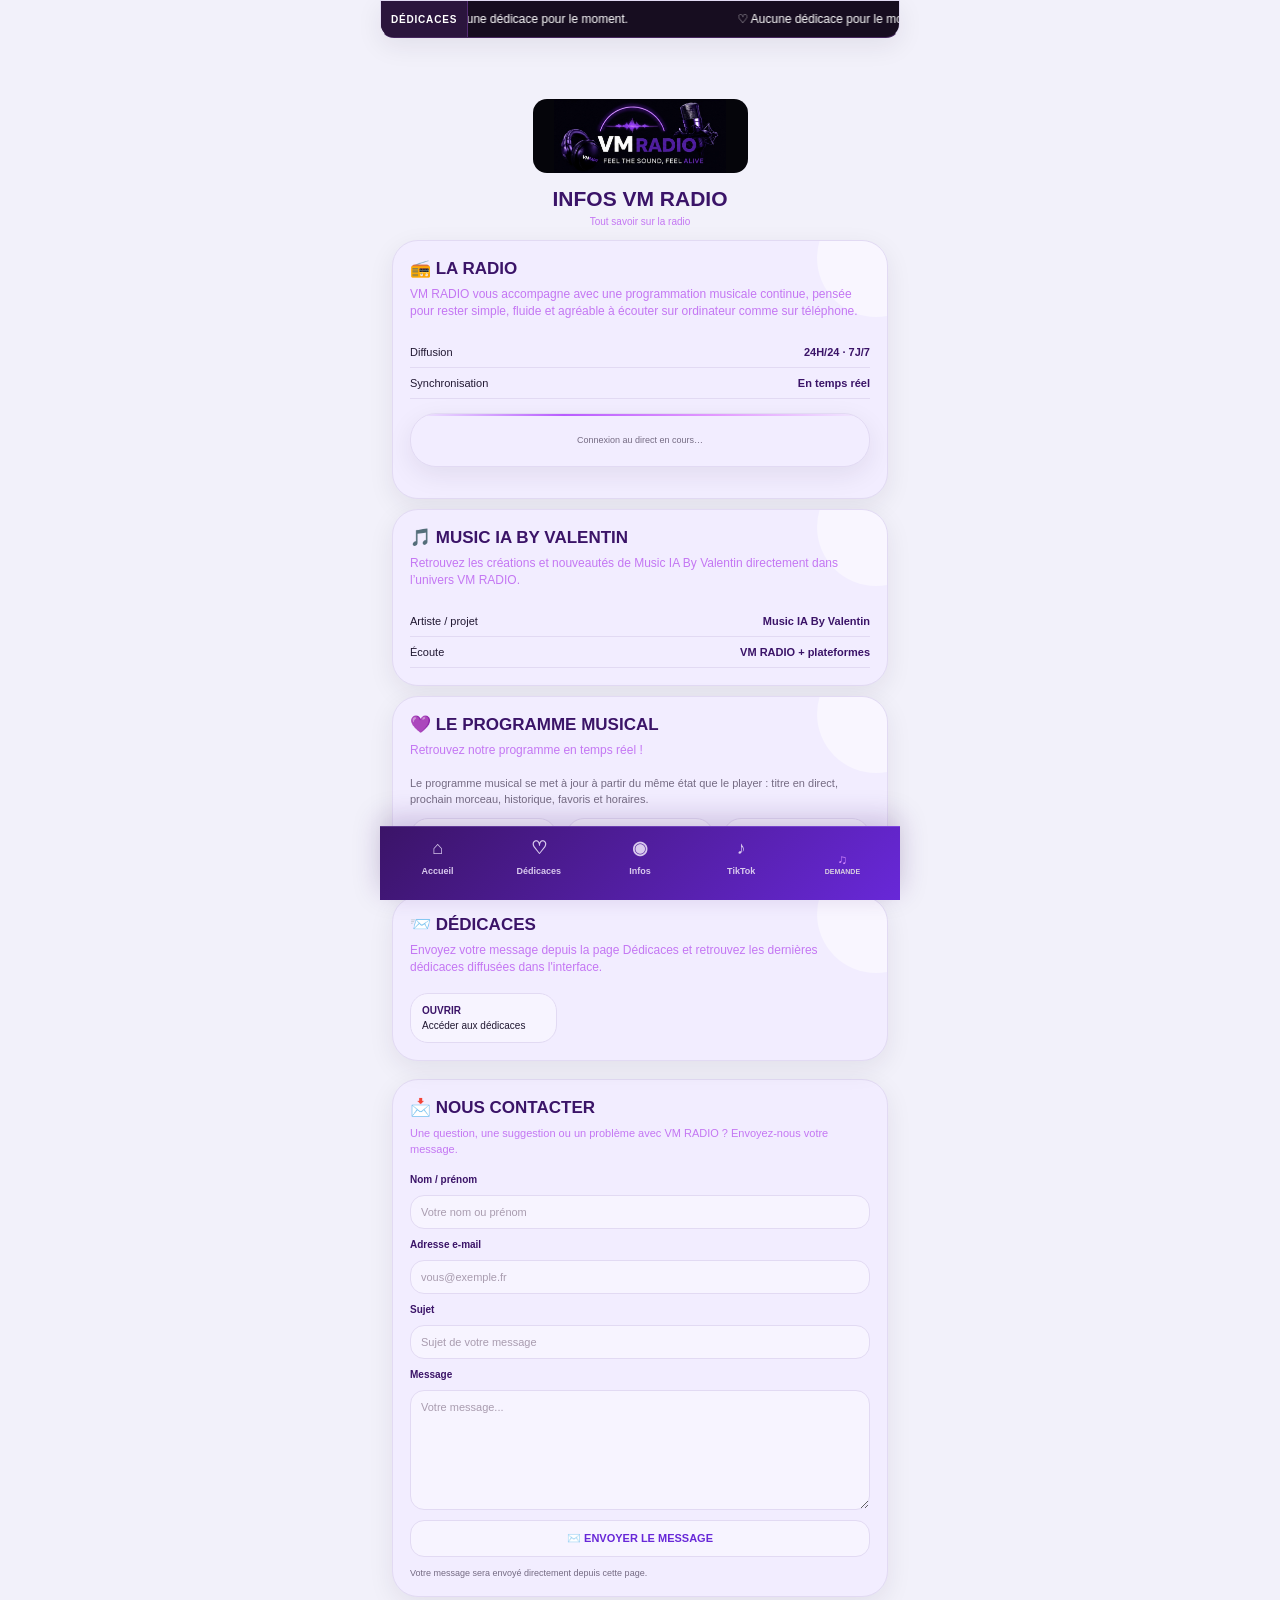
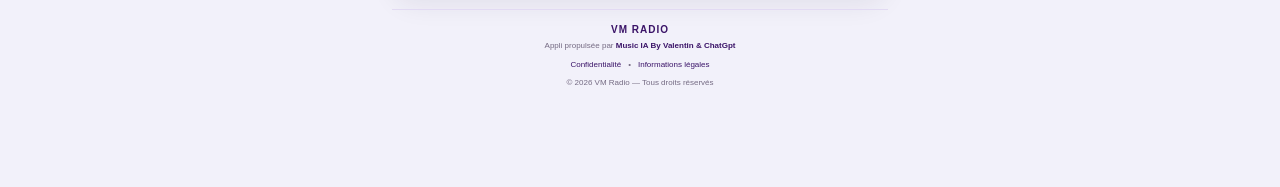
<file: infos.html>
<!doctype html><html lang="fr"><head>
<meta charset="utf-8"><meta name="viewport" content="width=device-width,initial-scale=1,viewport-fit=cover">
<meta name="theme-color" content="#07050d"><title>VM Radio — Infos</title>
<style>
*{box-sizing:border-box}
:root{--p:#b85cff;--line:#2a2038;--card:#0d0a13;--muted:#aaa5b4}
html,body{margin:0;min-height:100%;background:#05040a;color:#fff;font-family:Arial,sans-serif}
body{background:radial-gradient(circle at 50% 0%,rgba(126,42,210,.20),transparent 34%),linear-gradient(180deg,#07050d 0%,#090610 52%,#05040a 100%);-webkit-text-size-adjust:100%}
.app-shell{width:100%;max-width:520px;min-height:100dvh;margin:auto;padding:calc(10px + env(safe-area-inset-top)) 12px calc(92px + env(safe-area-inset-bottom))}
.ticker{height:42px;overflow:hidden;border:1px solid #65249a;border-radius:12px;background:#0b0711;display:flex;align-items:center;box-shadow:0 0 14px #6c22a644}
.ticker-label{flex:0 0 100px;height:100%;display:flex;align-items:center;padding:0 12px;border-right:1px solid #5c267d;font-size:10px;font-weight:800;background:#0b0711}
.ticker-track{white-space:nowrap;overflow:hidden;color:#e4dbea;font-size:10px;padding-left:12px}
.brand{text-align:center;padding:7px 0 8px}.brand img{width:190px;height:62px;object-fit:contain;display:block;margin:auto}
.page-title{text-align:center;margin:4px 0 13px}.page-title h1{margin:0;font-size:21px}.page-title p{margin:5px 0 0;color:var(--muted);font-size:10px}
.module{background:linear-gradient(145deg,#11101a,#08080e);border:1px solid var(--line);border-radius:15px;padding:13px;margin-bottom:11px}
.module h2{font-size:15px;margin:0 0 5px;color:#d076ff}.module p{font-size:10px;color:var(--muted)}
.bottom-nav{position:fixed;z-index:30;left:50%;bottom:0;transform:translateX(-50%);width:100%;max-width:520px;height:74px;padding:6px 7px calc(6px + env(safe-area-inset-bottom));display:grid;grid-template-columns:repeat(4,1fr);border-top:1px solid var(--line);background:rgba(9,5,14,.97);backdrop-filter:blur(15px)}
.bottom-nav a{display:flex;flex-direction:column;align-items:center;justify-content:center;gap:4px;color:#8e8599;text-decoration:none;font-size:9px;font-weight:800}
.bottom-nav a i{display:grid;place-items:center;width:35px;height:29px;border-radius:11px;font-style:normal;font-size:18px}
.bottom-nav a.active{color:#d68cff}.bottom-nav a.active i{background:#2b153d;color:#df9aff}

*{box-sizing:border-box}html,body{margin:0;background:#05050a;color:#fff;font-family:Arial,sans-serif}
:root{--p:#b85cff;--line:#2a2038;--card:#0c0b13;--muted:#aaa5b4}
.page{max-width:1180px;margin:auto;padding:20px}
.ticker{position:relative;height:46px;overflow:hidden;border:1px solid #65249a;border-radius:11px;background:#0b0711;display:flex;align-items:center;box-shadow:0 0 14px #6c22a644}
.ticker-label{position:relative;z-index:3;flex:0 0 155px;height:100%;display:flex;align-items:center;font-weight:800;padding:0 16px;border-right:1px solid #5c267d;white-space:nowrap;background:#0b0711}.ticker-track{position:absolute;z-index:1;left:155px;right:0;top:0;height:100%;display:flex;align-items:center;white-space:nowrap;padding-left:100%;animation:scroll 22s linear infinite;color:#e4dbea;font-size:13px}@keyframes scroll{from{transform:translateX(0)}to{transform:translateX(-100%)}}
.brand{text-align:center;padding:13px 0}.brand img{width:275px;height:95px;object-fit:contain;border-radius:10px;background:#05050a;display:block;margin:auto}
.nav{display:grid;grid-template-columns:repeat(4,1fr);gap:2px;border:1px solid #5e2690;border-radius:14px;padding:5px;background:#080711}.nav a{text-decoration:none;color:#eee;text-align:center;padding:12px;font-weight:700}.nav a.active{color:var(--p);border-bottom:2px solid var(--p)}
.program-title{text-align:center;font-size:27px;font-weight:800;margin:20px 0}.program-title span{color:#fff}
.grid-top{display:grid;grid-template-columns:1fr 1fr;gap:14px}.grid-bottom{display:grid;grid-template-columns:1fr 1fr;gap:14px;margin-top:14px}
.card{background:linear-gradient(145deg,#11101a,#08080e);border:1px solid var(--line);border-radius:15px;padding:18px}.card h2{font-size:18px;margin:0 0 14px;color:#d076ff}.live{background:#b72839;border-radius:5px;padding:4px 7px;font-size:10px;margin-left:6px}
.now{display:grid;grid-template-columns:180px 1fr;gap:20px;align-items:center}.cover{width:180px;height:180px;border-radius:12px;object-fit:cover;border:1px solid #6d2a95}.title{font-size:25px;font-weight:700}.artist{font-size:14px;color:var(--p);margin-top:6px}.wave{color:var(--p);font-size:21px;letter-spacing:2px;margin:20px 0}.time{font-size:13px;color:#c2bdca}
.next{display:grid;grid-template-columns:170px 1fr;gap:20px;align-items:center}.next .cover{width:170px;height:170px}.next .title{font-size:24px}
.track-row{display:flex;align-items:center;gap:11px;padding:9px 0;border-bottom:1px solid #211b2d}.track-row:last-child{border-bottom:0}.track-row img{width:48px;height:48px;border-radius:7px;object-fit:cover}.track-info{flex:1}.track-info b{display:block}.track-info span{display:block;color:var(--p);font-size:12px;margin-top:3px}.track-time{color:#aaa5b4;font-size:12px}.heart{background:none;border:0;color:#777;font-size:25px;cursor:pointer}.heart.active{color:var(--p)}
.hint{margin-top:12px;border:1px solid #5d278a;border-radius:9px;padding:10px;color:#ce8dff;text-align:center;font-size:12px}
.promo{display:grid;grid-template-columns:1.6fr 1fr;gap:18px;background:linear-gradient(135deg,#140a20,#07070d);border:1px solid #67249a;border-radius:16px;padding:20px;margin-top:14px}.promo h2{margin:0;color:var(--p);font-size:27px}.promo p{color:#bbb5c5;line-height:1.5}.btn{display:inline-block;background:#8e35e5;border-radius:8px;padding:10px 15px;font-size:12px;font-weight:bold}.release{border-left:1px solid #392348;padding-left:20px}.release strong{color:#d18cff;font-size:13px}.release-date{font-size:23px;color:var(--p);font-weight:bold;margin:9px 0 13px}
.mini-grid{display:grid;grid-template-columns:repeat(3,1fr);gap:12px;margin-top:12px}.mini{background:#0b0a12;border:1px solid var(--line);border-radius:13px;padding:16px;min-height:130px}.mini b{font-size:13px}.mini p{font-size:11px;color:#aaa5b4;line-height:1.4}.mini span{color:#d28cff;font-size:10px}
.syncbar{display:flex;justify-content:space-between;margin-top:12px;border:1px solid var(--line);border-radius:11px;padding:12px 16px;color:#bbb5c5;font-size:12px}.dot{width:8px;height:8px;background:#31d17b;border-radius:50%;display:inline-block;margin-right:6px}


@media(max-width:700px){
  
}


.footer-status{grid-column:1/-1;border-top:1px solid #211b2d;margin-top:4px;padding-top:9px;text-align:center;color:#aaa5b4;font-size:10px}
.footer-status .dot{display:inline-block;width:7px;height:7px;background:#31d17b;border-radius:50%;margin-right:5px;box-shadow:0 0 7px #31d17b}
@media(max-width:700px){.footer-status{font-size:9px;padding-top:8px}}


}


body{background:
 radial-gradient(circle at 50% 0%,rgba(126,42,210,.18),transparent 32%),
 linear-gradient(180deg,#07050d 0%,#080510 55%,#05040a 100%) !important}
.page{max-width:1180px;padding:16px 18px 24px !important}
.brand{padding:10px 0 8px !important}
.brand img{width:300px !important;height:106px !important;object-fit:contain !important;border-radius:14px !important;display:block;margin:0 auto}
.nav{max-width:650px;margin:0 auto 8px !important;background:linear-gradient(180deg,#0c0715,#07060d) !important;border-color:#6d2ca0 !important;box-shadow:0 0 18px rgba(121,44,188,.15)}
.program-title{margin:17px 0 14px !important;font-size:25px !important;letter-spacing:.2px}
.grid-top{gap:12px !important}
.grid-bottom{grid-template-columns:1fr 1fr !important;gap:12px !important;margin-top:12px !important}
.card{background:linear-gradient(145deg,rgba(17,12,27,.92),rgba(7,7,12,.96)) !important;border-color:#37264a !important}
.hero,.now,.next{min-height:0}
.promo{background:linear-gradient(135deg,#16081f,#09070d) !important;border-color:#6125a0 !important;box-shadow:0 0 22px rgba(105,37,170,.10)}
.mini-grid{grid-template-columns:repeat(3,1fr) !important;gap:12px !important}
.mini{background:linear-gradient(145deg,#110a1a,#08070d) !important}

/* Footer compact */
.footer-site{
  width:100%;
  margin:10px 0 0;
  padding:11px 14px 9px;
  border:1px solid #2b2037;
  border-radius:11px;
  background:#09070e;
  display:grid;
  grid-template-columns:1fr;
  grid-template-areas:
    "logo logo logo"
    "tiktok tiktok tiktok"
    "credit credit credit"
    "links links links"
    "sync sync sync";
  gap:7px 12px;
  align-items:center;
}
.footer-logo img{width:125px;height:42px;object-fit:contain;display:block;margin:0 auto}
.footer-center{
  grid-area:credit;
  text-align:center;
  color:#aaa5b4;
  font-size:9px;
  line-height:1.35;
  white-space:nowrap;
}
.footer-center strong{
  color:#cf8cff;
  font-size:9px;
  font-weight:700;
}
.footer-tiktok{
  grid-area:tiktok;
  display:flex;
  justify-content:center;
}
.footer-tiktok a{
  display:inline-flex;
  align-items:center;
  gap:5px;
  padding:5px 8px;
  border:1px solid #33253f;
  border-radius:7px;
  color:#eee;
  text-decoration:none;
  font-size:8px;
}
.tiktok-icon{font-size:14px}
.footer-links{
  grid-area:links;
  padding-top:6px;
  border-top:1px solid #1e1727;
  display:flex;
  justify-content:center;
  gap:12px;
  flex-wrap:wrap;
}
.footer-links a{
  color:#cfc8d8;
  text-decoration:none;
  font-size:8px;
}
.footer-sync{
  grid-area:sync;
  padding-top:5px;
  border-top:1px solid #1e1727;
  text-align:center;
  color:#938c9d;
  font-size:8px;
}
.footer-sync .dot{
  display:inline-block;
  width:6px;
  height:6px;
  margin-right:4px;
  border-radius:50%;
  background:#31d17b;
  box-shadow:0 0 5px #31d17b;
}
.footer-progress{
  height:2px;
  margin:0 auto 5px;
  max-width:300px;
  overflow:hidden;
  border-radius:99px;
  background:#21182b;
}
.footer-progress span{
  display:block;
  width:0;
  height:100%;
  background:linear-gradient(90deg,#7c28c8,#c75cff);
}
@media(max-width:700px){
  .footer-site{
    margin-top:8px;
    padding:9px 8px 8px;
    grid-template-columns:1fr;
    grid-template-areas:"logo" "credit" "tiktok" "links" "sync";
    gap:5px;
  }
  .footer-logo img{
    width:120px;
    height:40px;
    margin:auto;
  }
  .footer-center{font-size:8px}
  .footer-center strong{font-size:8.5px}
  .footer-tiktok{justify-content:center}
  .footer-tiktok a{font-size:8px;padding:4px 7px}
  .footer-links{gap:8px;padding-top:5px}
  .footer-links a{font-size:7.5px}
  .footer-sync{font-size:7.5px;padding-top:4px}
  .footer-progress{max-width:220px;margin-bottom:4px}
}

.footer-logo{grid-area:logo;width:100%;display:flex;justify-content:center;align-items:center;text-align:center}


.vm-api-top5{margin-top:12px}
.vm-api-list{display:flex;flex-direction:column}
.vm-api-row{display:flex;align-items:center;gap:9px;padding:7px 0;border-bottom:1px solid #211b2d}
.vm-api-row:last-child{border-bottom:0}

.vm-api-cover{width:42px;height:42px;border-radius:7px;object-fit:cover;border:1px solid #5b277d;background:#0b0711}
.vm-api-info{flex:1;min-width:0}
.vm-api-title{display:block;color:#fff;font-size:11px;font-weight:700;white-space:nowrap;overflow:hidden;text-overflow:ellipsis}
.vm-api-artist{display:block;color:#b85cff;font-size:9px;margin-top:2px}
.vm-api-empty{color:#aaa5b4;font-size:9px;text-align:center;padding:7px}


.vm-top-cover{width:42px;height:42px;flex:0 0 42px;object-fit:cover;border-radius:7px;display:block;border:1px solid #5b277d;background:#0b0711}
@media(max-width:700px){.vm-top-cover{width:36px;height:36px;flex-basis:36px}}


/* V10 — bouton Player dans la navigation */
.nav{position:relative;align-items:stretch !important;}
.nav-player-btn{
  appearance:none !important;
  border:1px solid #8d2cff !important;
  border-radius:9px !important;
  background:linear-gradient(180deg,#241039,#10071b) !important;
  color:#fff !important;
  font:700 10px/1 Inter,Arial,sans-serif !important;
  padding:8px 7px !important;
  min-width:58px !important;
  cursor:pointer !important;
  box-shadow:0 0 12px rgba(142,44,255,.18) !important;
}
.nav-player-btn:active{transform:scale(.97)}
@media(max-width:700px){
  .nav{grid-template-columns:repeat(5,1fr) !important;gap:3px !important;}
  .nav a,.nav-player-btn{font-size:9px !important;padding:8px 2px !important;min-width:0 !important;}
}
/* Accueil — bloc À LA UNE / programme : structure compacte et stable */
#accueil{width:100% !important;box-sizing:border-box !important;}
#accueil .card{
  box-sizing:border-box !important;
  overflow:hidden !important;
  width:100% !important;
  background:linear-gradient(145deg,rgba(17,12,27,.96),rgba(7,7,12,.98)) !important;
  border:1px solid rgba(188,84,255,.28) !important;
  border-radius:14px !important;
}
#accueil .card h2{
  margin:0 0 10px !important;
  font-size:15px !important;
  line-height:1.2 !important;
  color:#fff !important;
}
#accueil .now,#accueil .next{
  box-sizing:border-box !important;
  align-items:center !important;
}
#accueil .cover{
  display:block !important;
  object-fit:cover !important;
  margin:0 !important;
  flex:none !important;
}
#accueil .title,#accueil .artist,#accueil .time{
  min-width:0 !important;
  overflow:hidden !important;
  text-overflow:ellipsis !important;
}
#accueil .title{white-space:nowrap !important;}
#accueil .artist{white-space:nowrap !important;}
#accueil .wave{display:none !important;}
@media(max-width:700px){
  .program-title{
    margin:10px 0 9px !important;
    font-size:18px !important;
    line-height:1.2 !important;
    text-align:center !important;
  }
  #accueil .card{padding:12px !important;margin-bottom:9px !important;}
  #accueil .now{
    display:grid !important;
    grid-template-columns:96px minmax(0,1fr) !important;
    gap:12px !important;
    min-height:96px !important;
  }
  #accueil .now .cover{
    width:96px !important;height:96px !important;
    border-radius:10px !important;
  }
  #accueil .next{
    display:grid !important;
    grid-template-columns:80px minmax(0,1fr) !important;
    gap:10px !important;
    min-height:80px !important;
  }
  #accueil .next .cover{
    width:80px !important;height:80px !important;
    border-radius:9px !important;
  }
  #accueil .title{font-size:16px !important;}
  #accueil .artist{font-size:10px !important;margin-top:3px !important;}
  #accueil .time{font-size:9px !important;margin-top:6px !important;}
}


.vmradio-embedded-player.vmradio-shell-hidden{display:none !important;visibility:hidden !important;pointer-events:none !important;}


/* VM RADIO — player flottant indépendant : reste hors du contenu des pages */
#vmradio-player-host{
  position:fixed!important;left:50%!important;bottom:14px!important;transform:translateX(-50%)!important;
  width:min(980px,calc(100vw - 24px))!important;height:520px!important;
  z-index:2147483000!important;display:none;pointer-events:none;
}
#vmradio-player-host.is-open{display:block!important;pointer-events:auto}
#vmradio-player-host iframe{
  display:block!important;width:100%!important;height:100%!important;border:0!important;
  background:transparent!important;border-radius:26px!important;
  box-shadow:0 18px 60px rgba(0,0,0,.45)!important;
}
#vmradio-player-host .vmradio-player-dismiss{display:none}
@media(max-width:780px){
  #vmradio-player-host{width:calc(100vw - 10px)!important;height:min(700px,calc(100vh - 20px))!important;bottom:5px!important}
  #vmradio-player-host iframe{border-radius:20px!important}
}


/* V29 — PLAYER aligné exactement comme les autres boutons de navigation */
.nav{grid-template-columns:repeat(5,minmax(0,1fr))!important;align-items:stretch!important;}
.nav a,.nav .nav-player-btn{
  box-sizing:border-box!important;min-width:0!important;width:100%!important;height:100%!important;
  margin:0!important;display:flex!important;align-items:center!important;justify-content:center!important;
  text-decoration:none!important;text-align:center!important;
  padding:12px 6px!important;border:0!important;border-bottom:2px solid transparent!important;
  border-radius:8px!important;background:transparent!important;color:#eee!important;
  font-family:inherit!important;font-size:inherit!important;font-weight:700!important;line-height:1.1!important;
  box-shadow:none!important;cursor:pointer!important;appearance:none!important;
}
.nav a:hover,.nav .nav-player-btn:hover{background:rgba(141,44,255,.10)!important;color:#fff!important}
.nav .nav-player-btn:active{transform:none!important}
.nav .nav-player-btn:focus-visible{outline:2px solid #a94dff!important;outline-offset:-2px!important}
.nav .nav-player-btn.is-open{color:var(--p,#b85cff)!important;border-bottom-color:var(--p,#b85cff)!important}
@media(max-width:700px){
  .nav{grid-template-columns:repeat(5,minmax(0,1fr))!important;gap:3px!important}
  .nav a,.nav .nav-player-btn{font-size:9px!important;padding:8px 2px!important}
}


/* V35 — PLAYER : même apparence, mêmes dimensions et même alignement que les autres liens de navigation */
.nav{grid-template-columns:repeat(5,minmax(0,1fr))!important;align-items:stretch!important;}
.nav a,.nav .nav-player-btn{
  box-sizing:border-box!important;
  width:100%!important;
  min-width:0!important;
  height:100%!important;
  margin:0!important;
  padding:12px 6px!important;
  display:flex!important;
  align-items:center!important;
  justify-content:center!important;
  text-decoration:none!important;
  text-align:center!important;
  border:0!important;
  border-bottom:2px solid transparent!important;
  border-radius:0!important;
  background:transparent!important;
  color:#eee!important;
  font-family:inherit!important;
  font-size:inherit!important;
  font-weight:700!important;
  line-height:1.1!important;
  box-shadow:none!important;
  cursor:pointer!important;
  appearance:none!important;
  -webkit-appearance:none!important;
}
.nav a:hover,.nav .nav-player-btn:hover{background:transparent!important;color:#fff!important}
.nav .nav-player-btn:active{transform:none!important}
.nav .nav-player-btn:focus{outline:none!important}
.nav .nav-player-btn:focus-visible{outline:2px solid #a94dff!important;outline-offset:-2px!important}
.nav .nav-player-btn.is-open{color:var(--p,#b85cff)!important;border-bottom-color:var(--p,#b85cff)!important}
@media(max-width:700px){
  .nav{grid-template-columns:repeat(5,minmax(0,1fr))!important;gap:3px!important}
  .nav a,.nav .nav-player-btn{font-size:9px!important;padding:8px 2px!important}
}


@media (max-width:700px){

*{box-sizing:border-box}html,body{margin:0;background:#05050a;color:#fff;font-family:Arial,sans-serif}
:root{--p:#b85cff;--line:#2a2038;--card:#0c0b13;--muted:#aaa5b4}
body{min-height:100vh}.page{width:100%;max-width:480px;margin:auto;padding:10px}
.ticker{position:relative;height:44px;overflow:hidden;border:1px solid #65249a;border-radius:10px;background:#0b0711;display:flex;align-items:center;margin-bottom:10px;box-shadow:0 0 14px #6c22a644}
.ticker-label{position:relative;z-index:3;flex:0 0 118px;height:100%;display:flex;align-items:center;font-weight:800;font-size:13px;padding:0 12px;color:#fff;white-space:nowrap;border-right:1px solid #5c267d;background:#0b0711}
.ticker-track{position:absolute;z-index:1;left:118px;right:0;top:0;height:100%;display:flex;align-items:center;white-space:nowrap;padding-left:100%;animation:scroll 18s linear infinite;color:#e4dbea;font-size:12px}
@keyframes scroll{from{transform:translateX(0)}to{transform:translateX(-100%)}}
.brand{text-align:center;padding:8px 0 12px}.brand img{width:205px;height:70px;object-fit:contain;border-radius:8px;background:#05050a;display:block;margin:auto}
.nav{display:grid;grid-template-columns:repeat(4,1fr);gap:2px;border:1px solid #5e2690;border-radius:14px;padding:4px;background:#080711;margin-bottom:10px}
.nav a{text-decoration:none;color:#eee;text-align:center;padding:9px 2px;font-size:10px}.nav a.active{color:var(--p);font-weight:bold;border-bottom:2px solid var(--p)}
.program-title{text-align:center;color:#fff;font-size:20px;font-weight:800;margin:13px 0}.program-title span{color:var(--p)}
.card{background:linear-gradient(145deg,#11101a,#08080e);border:1px solid var(--line);border-radius:14px;padding:13px;margin-bottom:10px}
.card h2{font-size:15px;margin:0 0 11px;color:#d076ff}.live{background:#b72839;border-radius:5px;padding:3px 6px;font-size:9px;margin-left:5px}
.now{display:grid;grid-template-columns:105px 1fr;gap:11px;align-items:center}.cover{width:105px;height:105px;border-radius:10px;object-fit:cover;border:1px solid #6d2a95}
.title{font-size:18px;font-weight:700}.artist{font-size:11px;color:var(--p);margin-top:4px}.wave{color:var(--p);font-size:14px;margin:9px 0}.time{font-size:10px;color:#c2bdca}
.next{display:grid;grid-template-columns:88px 1fr;gap:10px;align-items:center}.next .cover{width:88px;height:88px}.next .title{font-size:16px}
.track-row{display:flex;align-items:center;gap:8px;padding:8px 0;border-bottom:1px solid #211b2d}.track-row:last-child{border-bottom:0}.track-row img{width:38px;height:38px;border-radius:6px;object-fit:cover}.track-info{flex:1;min-width:0}.track-info b{display:block;font-size:12px}.track-info span{display:block;color:var(--p);font-size:10px;margin-top:2px}.track-time{font-size:9px;color:#aaa5b4}.heart{background:none;border:0;color:#777;font-size:21px}.heart.active{color:var(--p)}
.hint{margin-top:8px;border:1px solid #5d278a;border-radius:8px;padding:8px;color:#ce8dff;text-align:center;font-size:10px}
.promo{background:linear-gradient(135deg,#140a20,#07070d);border:1px solid #67249a;border-radius:14px;padding:14px;margin-top:12px}.promo h2{margin:0;color:var(--p);font-size:19px}.promo p{font-size:11px;color:#bbb5c5;line-height:1.4}.btn{display:inline-block;background:#8e35e5;border-radius:7px;padding:8px 11px;font-size:10px;font-weight:bold}.release{border-top:1px solid #32213e;margin-top:12px;padding-top:10px}.release strong{font-size:12px}.release-date{color:var(--p);font-size:15px;font-weight:bold;margin:5px 0}
.mini-grid{display:grid;grid-template-columns:1fr 1fr;gap:8px;margin-top:9px}.mini{background:#0b0a12;border:1px solid var(--line);border-radius:10px;padding:11px}.mini b{font-size:11px}.mini p{font-size:9px;color:#aaa5b4;line-height:1.35;margin:5px 0 8px}.mini span{color:#d28cff;font-size:9px}
.syncbar{display:flex;justify-content:space-between;gap:8px;border:1px solid var(--line);border-radius:10px;padding:10px;margin-top:10px;color:#bbb5c5;font-size:10px}.dot{width:8px;height:8px;background:#31d17b;border-radius:50%;display:inline-block;margin-right:5px}




}


.footer-status{grid-column:1/-1;border-top:1px solid #211b2d;margin-top:4px;padding-top:9px;text-align:center;color:#aaa5b4;font-size:10px}
.footer-status .dot{display:inline-block;width:7px;height:7px;background:#31d17b;border-radius:50%;margin-right:5px;box-shadow:0 0 7px #31d17b}
@media(max-width:700px){.footer-status{font-size:9px;padding-top:8px}}


}


body{background:
 radial-gradient(circle at 50% 0%,rgba(126,42,210,.18),transparent 34%),
 linear-gradient(180deg,#07050d 0%,#080510 55%,#05040a 100%) !important}
.page{padding:8px 10px 18px !important}
.ticker{border-color:#642799 !important;background:#0a0711 !important}
.brand{padding:9px 0 10px !important}
.brand img{width:215px !important;height:74px !important;object-fit:contain !important}
.nav{grid-template-columns:repeat(4,1fr) !important;border-color:#63279b !important}
.nav a{font-size:10px !important;padding:9px 2px !important}
.program-title{font-size:18px !important;margin:12px 0 !important}
.card{background:linear-gradient(145deg,rgba(17,12,27,.92),rgba(7,7,12,.96)) !important;border-color:#39254d !important}
.promo{background:linear-gradient(135deg,#16081f,#09070d) !important}
.mini-grid{grid-template-columns:1fr 1fr !important}

/* Footer compact */
.footer-site{
  width:100%;
  margin:10px 0 0;
  padding:11px 14px 9px;
  border:1px solid #2b2037;
  border-radius:11px;
  background:#09070e;
  display:grid;
  grid-template-columns:auto 1fr auto;
  grid-template-areas:
    "logo logo logo"
    "tiktok tiktok tiktok"
    "credit credit credit"
    "links links links"
    "sync sync sync";
  gap:7px 12px;
  align-items:center;
}
.footer-logo img{
  width:125px;
  height:42px;
  object-fit:contain;
  display:block;
}
.footer-center{
  text-align:center;
  color:#aaa5b4;
  font-size:9px;
  line-height:1.35;
  white-space:nowrap;
}
.footer-center strong{
  color:#cf8cff;
  font-size:9px;
  font-weight:700;
}
.footer-tiktok{
  grid-area:tiktok;
  display:flex;
  justify-content:center;
}
.footer-tiktok a{
  display:inline-flex;
  align-items:center;
  gap:5px;
  padding:5px 8px;
  border:1px solid #33253f;
  border-radius:7px;
  color:#eee;
  text-decoration:none;
  font-size:8px;
}
.tiktok-icon{font-size:14px}
.footer-links{
  grid-area:links;
  padding-top:6px;
  border-top:1px solid #1e1727;
  display:flex;
  justify-content:center;
  gap:12px;
  flex-wrap:wrap;
}
.footer-links a{
  color:#cfc8d8;
  text-decoration:none;
  font-size:8px;
}
.footer-sync{
  grid-area:sync;
  padding-top:5px;
  border-top:1px solid #1e1727;
  text-align:center;
  color:#938c9d;
  font-size:8px;
}
.footer-sync .dot{
  display:inline-block;
  width:6px;
  height:6px;
  margin-right:4px;
  border-radius:50%;
  background:#31d17b;
  box-shadow:0 0 5px #31d17b;
}
.footer-progress{
  height:2px;
  margin:0 auto 5px;
  max-width:300px;
  overflow:hidden;
  border-radius:99px;
  background:#21182b;
}
.footer-progress span{
  display:block;
  width:0;
  height:100%;
  background:linear-gradient(90deg,#7c28c8,#c75cff);
}
@media(max-width:700px){
  .footer-site{
    margin-top:8px;
    padding:9px 8px 8px;
    grid-template-columns:1fr;
    grid-template-areas:"logo" "credit" "tiktok" "links" "sync";
    gap:5px;
  }
  .footer-logo img{
    width:120px;
    height:40px;
    margin:auto;
  }
  .footer-center{font-size:8px}
  .footer-center strong{font-size:8.5px}
  .footer-tiktok{justify-content:center}
  .footer-tiktok a{font-size:8px;padding:4px 7px}
  .footer-links{gap:8px;padding-top:5px}
  .footer-links a{font-size:7.5px}
  .footer-sync{font-size:7.5px;padding-top:4px}
  .footer-progress{max-width:220px;margin-bottom:4px}
}

.footer-logo{grid-area:logo;width:100%;display:flex;justify-content:center;align-items:center;text-align:center}

}


/* VM RADIO — UN SEUL ESPACE ENTRE NAVIGATION ET TITRE */
.page > .nav{
  margin-bottom:0 !important;
}
.vm-title-gap{
  display:block !important;
  width:100% !important;
  height:38px !important;
  min-height:38px !important;
  margin:0 !important;
  padding:0 !important;
  flex:none !important;
}
.program-title,
.dedications-title,
.info-title,
.tiktok-page-title{
  margin-top:0 !important;
}
@media (max-width:700px){
  .vm-title-gap{
    height:28px !important;
    min-height:28px !important;
  }
}


/* VM RADIO — espacement uniforme entre les modules */
.grid-top,
.grid-bottom,
.info-grid,
.dedication-layout,
.news-grid,
.mini-grid,
.tiktok-videos{
  gap:14px !important;
}
.grid-bottom{
  margin-top:14px !important;
}
.promo,
.tiktok-content{
  margin-top:14px !important;
}


.programme-live-note{
  margin:0 0 12px !important;
  color:#aaa5b4 !important;
  font-size:12px !important;
  line-height:1.4 !important;
}


/* VM RADIO — structure uniforme des modules :
   TITRE → SOUS-TITRE → ESPACE → CONTENU */
.module-subtitle{
  display:block !important;
  margin:0 0 14px !important;
  padding:0 !important;
  color:#aaa5b4 !important;
  font-size:12px !important;
  line-height:1.45 !important;
}
@media (max-width:700px){
  .module-subtitle{
    margin-bottom:10px !important;
    font-size:10px !important;
    line-height:1.4 !important;
  }
}


/* VM RADIO — ESPACE UNIQUEMENT POUR LE TEXTE EN HAUT DES PAGES
   Pas d'espacement ajouté dans les cartes. */

.vm-main-page-title{
  margin-top:38px !important;
  margin-bottom:8px !important;
}

.vm-main-page-subtitle{
  margin-top:0 !important;
  margin-bottom:24px !important;
}

@media (max-width:700px){
  .vm-main-page-title{
    margin-top:28px !important;
    margin-bottom:7px !important;
  }
  .vm-main-page-subtitle{
    margin-top:0 !important;
    margin-bottom:18px !important;
  }
}


/* VM RADIO — RYTHME VERTICAL COMMUN À TOUTES LES PAGES */

/* navigation -> espace -> titre principal */
.page > .nav{
  margin-bottom:38px !important;
}

/* titre principal -> sous-titre */
.vm-main-page-title{
  margin-top:0 !important;
  margin-bottom:8px !important;
}
.vm-main-page-subtitle{
  margin-top:0 !important;
  margin-bottom:28px !important;
}

/* espace uniforme ENTRE les groupes/cartes/modules */
.grid-top,
.grid-bottom,
.info-grid,
.dedication-layout,
.news-grid,
.mini-grid,
.tiktok-videos{
  gap:20px !important;
}

.grid-bottom,
.promo,
.tiktok-content{
  margin-top:20px !important;
}

/* Ne pas rajouter d'espace artificiel dans les cartes elles-mêmes */
.card .module-subtitle{
  margin-top:8px !important;
}

/* Mobile : même logique, dimensions adaptées */
@media (max-width:700px){
  .page > .nav{
    margin-bottom:28px !important;
  }
  .vm-main-page-title{
    margin-top:0 !important;
    margin-bottom:7px !important;
  }
  .vm-main-page-subtitle{
    margin-top:0 !important;
    margin-bottom:20px !important;
  }
  .grid-top,
  .grid-bottom,
  .info-grid,
  .dedication-layout,
  .news-grid,
  .mini-grid,
  .tiktok-videos{
    gap:14px !important;
  }
  .grid-bottom,
  .promo,
  .tiktok-content{
    margin-top:14px !important;
  }
}


/* VM RADIO — structure verticale commune à tous les niveaux */

/* 1) Navigation -> espace -> titre de page */
.page > .nav{
  margin-bottom: 34px !important;
}

/* 2) Titre de page -> sous-titre -> espace -> premier module */
.page > h1,
.page > .dedications-title h1,
.page > .info-title h1,
.page > .tiktok-page-title h1{
  margin-bottom: 7px !important;
}
.page > .dedications-title,
.page > .info-title,
.page > .tiktok-page-title{
  margin-top: 0 !important;
}
.page > .dedications-title p,
.page > .info-title p,
.page > .tiktok-page-title p{
  margin-top: 0 !important;
  margin-bottom: 24px !important;
}

/* 3) Module -> espace -> titre -> sous-titre -> espace -> contenu */
.card,
.ded-card,
.info-card,
.news-card,
.mini,
.tiktok-video,
.tiktok-highlight{
  box-sizing: border-box !important;
}

/* Standardisation des titres de modules/carte */
.card h2,
.ded-card h2,
.info-card h2,
.news-card h3,
.mini b,
.tiktok-highlight h3,
.tiktok-content-title h2{
  margin-bottom: 7px !important;
}

/* Les textes existants sous les titres sont les sous-titres.
   On ne crée pas de texte ici. */
.card h2 + p,
.ded-card h2 + p,
.info-card h2 + p,
.news-card h3 + p,
.tiktok-highlight h3 + p,
.tiktok-content-title h2 + p,
.module-subtitle{
  margin-top: 0 !important;
  margin-bottom: 16px !important;
}

/* Quand le contenu suivant est directement une div/section, on crée
   uniquement l'espace visuel demandé. */
.card h2 + .now,
.card h2 + .next,
.card h2 + .track-row,
.card h2 + .track-list,
.ded-card h2 + form,
.ded-card h2 + .form-grid,
.info-card h2 + .info-stat,
.news-card h3 + .news-now,
.tiktok-highlight h3 + p{
  margin-top: 16px !important;
}

/* Espacement constant entre cartes/modules */
.grid-top,
.grid-bottom,
.info-grid,
.dedication-layout,
.news-grid,
.mini-grid,
.tiktok-videos,
.tiktok-highlights{
  gap: 18px !important;
}
.grid-bottom,
.promo,
.tiktok-content{
  margin-top: 18px !important;
}

/* Mobile */
@media (max-width:700px){
  .page > .nav{
    margin-bottom: 26px !important;
  }
  .page > .dedications-title p,
  .page > .info-title p,
  .page > .tiktok-page-title p{
    margin-bottom: 18px !important;
  }
  .card h2,
  .ded-card h2,
  .info-card h2,
  .news-card h3,
  .mini b,
  .tiktok-highlight h3,
  .tiktok-content-title h2{
    margin-bottom: 6px !important;
  }
  .card h2 + p,
  .ded-card h2 + p,
  .info-card h2 + p,
  .news-card h3 + p,
  .tiktok-highlight h3 + p,
  .tiktok-content-title h2 + p,
  .module-subtitle{
    margin-bottom: 12px !important;
  }
  .grid-top,
  .grid-bottom,
  .info-grid,
  .dedication-layout,
  .news-grid,
  .mini-grid,
  .tiktok-videos,
  .tiktok-highlights{
    gap: 14px !important;
  }
  .grid-bottom,
  .promo,
  .tiktok-content{
    margin-top: 14px !important;
  }
}


/* VM RADIO — espaces finaux */
.homepage-program-subtitle{
  margin:8px 0 0 !important;
  color:#aaa5b4 !important;
  font-size:13px !important;
  line-height:1.45 !important;
  text-align:center !important;
}
.homepage-program-space{
  display:block !important;
  width:100% !important;
  height:22px !important;
  min-height:22px !important;
  margin:0 !important;
  padding:0 !important;
}
.vm-bottom-space{
  display:block !important;
  width:100% !important;
  height:34px !important;
  min-height:34px !important;
  margin:0 !important;
  padding:0 !important;
}
@media (max-width:700px){
  .homepage-program-subtitle{
    font-size:11px !important;
    margin-top:7px !important;
  }
  .homepage-program-space{
    height:16px !important;
    min-height:16px !important;
  }
  .vm-bottom-space{
    height:24px !important;
    min-height:24px !important;
  }
}


/* VM RADIO — BANNIÈRE DÉDICACES COMMUNE AUX 4 PAGES */
.vm-common-dedication-banner{
  width:100% !important;
  height:54px !important;
  min-height:54px !important;
  display:flex !important;
  flex-direction:column !important;
  justify-content:center !important;
  align-items:stretch !important;
  overflow:hidden !important;
  box-sizing:border-box !important;
  border:0 !important;
}
.vm-common-dedication-title{
  width:100% !important;
  height:20px !important;
  min-height:20px !important;
  display:flex !important;
  align-items:center !important;
  justify-content:center !important;
  font-size:11px !important;
  line-height:1 !important;
  font-weight:700 !important;
  box-sizing:border-box !important;
}
.vm-common-dedication-window{
  width:100% !important;
  height:28px !important;
  min-height:28px !important;
  overflow:hidden !important;
  position:relative !important;
  display:flex !important;
  align-items:center !important;
  box-sizing:border-box !important;
}
.vm-common-dedication-track{
  display:flex !important;
  width:max-content !important;
  min-width:100% !important;
  align-items:center !important;
  white-space:nowrap !important;
  will-change:transform !important;
}
.vm-common-dedication-message{
  display:inline-block !important;
  flex:0 0 auto !important;
  padding:0 40px !important;
  white-space:nowrap !important;
  width:max-content !important;
  max-width:none !important;
  font-size:12px !important;
  line-height:1 !important;
}
.vm-common-dedication-track.is-scrolling{
  animation:vmCommonDedicationScroll 15s linear infinite !important;
}
@keyframes vmCommonDedicationScroll{
  0%{transform:translateX(100vw)}
  100%{transform:translateX(-100%)}
}
@media(max-width:700px){
  .vm-common-dedication-banner{
    height:50px !important;
    min-height:50px !important;
  }
  .vm-common-dedication-title{
    height:18px !important;
    min-height:18px !important;
    font-size:10px !important;
  }
  .vm-common-dedication-window{
    height:26px !important;
    min-height:26px !important;
  }
  .vm-common-dedication-message{
    padding:0 28px !important;
    font-size:11px !important;
  }
}


/* VM RADIO — VITESSE MOBILE FORCÉE DE LA BANNIÈRE */
@media screen and (max-width:700px){
  .vm-common-dedication-track.is-scrolling{
    animation-name:vmCommonDedicationScroll !important;
    animation-duration:5s !important;
    animation-timing-function:linear !important;
    animation-iteration-count:infinite !important;
  }
}


@media screen and (max-width:700px){
  .vm-common-dedication-track.is-scrolling{
    animation-duration:10s !important;
  }
}
@media screen and (min-width:701px){
  .vm-common-dedication-track.is-scrolling{
    animation-duration:15s !important;
  }
}


/* VM RADIO - Bouton player fixe navigation */
#vmradio-fixed-player-nav-btn {
  position: fixed;
  right: 18px;
  top: 50%;
  transform: translateY(-50%);
  z-index: 99999;
  width: 46px;
  height: 46px;
  border: 0;
  border-radius: 50%;
  display: flex;
  align-items: center;
  justify-content: center;
  cursor: pointer;
  background: rgba(20, 12, 35, .92);
  color: #fff;
  box-shadow: 0 8px 24px rgba(0,0,0,.28);
  backdrop-filter: blur(10px);
  -webkit-backdrop-filter: blur(10px);
}
#vmradio-fixed-player-nav-btn:hover { transform: translateY(-50%) scale(1.05); }
#vmradio-fixed-player-nav-btn.vm-player-open { display:none!important; }
#vmradio-fixed-player-nav-btn.vm-player-closed { display:flex!important; }
#vmradio-fixed-player-nav-btn svg { width: 21px; height: 21px; fill: currentColor; }
@media (max-width: 700px) {
  #vmradio-fixed-player-nav-btn { right: 12px; width: 44px; height: 44px; }
}


/* VM RADIO — bouton unique : réduire / restaurer */
#vmRadioSitePlayer.vm-player-reduced{
  transform:translateX(-50%) translateY(calc(100% - 42px))!important;
  opacity:1!important;
  visibility:visible!important;
  pointer-events:none!important;
}
#vmRadioSitePlayer.vm-player-reduced iframe{
  pointer-events:none!important;
}
#vmradio-fixed-player-nav-btn{
  cursor:pointer!important;
}


@media(max-width:760px){
  .grid-top,.grid-bottom,.mini-grid,.info-grid,.cards-grid,.stats-grid,
  .programme-grid,.top-grid,.content-grid{
    display:flex!important;
    flex-direction:column!important;
    width:100%!important;
  }
  .grid-top>*,.grid-bottom>*,.mini-grid>*,.info-grid>*,.cards-grid>*,
  .stats-grid>*,.programme-grid>*,.top-grid>*,.content-grid>*{
    width:100%!important;
    max-width:none!important;
  }
}


/* Taille des pochettes des pages uniquement — le player n'est pas touché */
@media (min-width:701px){
  #accueil .now .cover,
  .now .cover{
    width:105px!important;
    height:105px!important;
  }
  #accueil .next .cover,
  .next .cover{
    width:88px!important;
    height:88px!important;
  }
  .track-row img{
    width:38px!important;
    height:38px!important;
  }
}
@media (max-width:700px){
  #accueil .now .cover{
    width:80px!important;
    height:80px!important;
  }
  #accueil .next .cover{
    width:70px!important;
    height:70px!important;
  }
  .track-row img{
    width:38px!important;
    height:38px!important;
  }
}


#vmRadioSitePlayer{
  position:fixed!important;
  left:50%!important;
  bottom:10px!important;
  transform:translateX(-50%)!important;
  width:920px!important;
  height:430px!important;
  z-index:99990!important;
  display:block!important;
  overflow:hidden!important;
  pointer-events:none!important;
}
#vmRadioSitePlayer iframe{
  width:100%!important;
  height:100%!important;
  border:0!important;
  display:block!important;
  overflow:hidden!important;
  pointer-events:auto!important;
}
@media(max-width:760px){
  #vmRadioSitePlayer{
    width:calc(100vw - 16px)!important;
    max-width:360px!important;
    height:calc(100vh - 70px)!important;
    max-height:780px!important;
    bottom:4px!important;
  }
}


/* Même taille de pochettes sur TOUTES les pages */
.cover,
.now .cover{
  width:105px!important;
  height:105px!important;
  object-fit:cover!important;
  aspect-ratio:1/1!important;
}
.next .cover{
  width:88px!important;
  height:88px!important;
  object-fit:cover!important;
  aspect-ratio:1/1!important;
}
.track-row img{
  width:38px!important;
  height:38px!important;
  object-fit:cover!important;
}
@media(max-width:760px){
  .cover,
  .now .cover{
    width:80px!important;
    height:80px!important;
  }
  .next .cover{
    width:70px!important;
    height:70px!important;
  }
  .track-row img{
    width:38px!important;
    height:38px!important;
  }
}


.info-title{text-align:center;margin:15px 0 16px}.info-title h1{margin:0;font-size:28px}.info-title p{margin:7px 0 0;color:#aaa5b4;font-size:12px}
.info-grid{display:grid;grid-template-columns:repeat(2,1fr);gap:13px}
.info-card{background:linear-gradient(145deg,rgba(17,12,27,.94),rgba(7,7,12,.97));border:1px solid #39254d;border-radius:15px;padding:17px}
.info-card h2{margin:0 0 9px;font-size:17px;color:#d076ff}.info-card p{margin:0;color:#b6afbd;font-size:11px;line-height:1.5}
.info-stat{display:flex;justify-content:space-between;padding:9px 0;border-bottom:1px solid #241b2e;font-size:11px}.info-stat:last-child{border-bottom:0}.info-stat span:last-child{color:#d18cff;font-weight:700}
.info-actions{display:grid;grid-template-columns:repeat(3,1fr);gap:9px;margin-top:10px}.info-action{border:1px solid #36253f;border-radius:10px;padding:11px;text-decoration:none;color:#eee;font-size:10px;background:#09080f}.info-action b{display:block;color:#d18cff;margin-bottom:4px}
@media(max-width:700px){.info-grid{grid-template-columns:1fr}}

/* modules du site -> application mobile */
.page,.page-content,.content,.dedication-layout,.info-grid,.news-grid,.tiktok-page,.tiktok-hero,.tiktok-content{width:100%!important;max-width:none!important;margin-left:auto!important;margin-right:auto!important}
.dedication-layout,.info-grid,.news-grid,.tiktok-highlights,.tiktok-videos{display:flex!important;flex-direction:column!important;gap:10px!important}
.ded-card,.news-card,.info-card,.tiktok-highlight,.tiktok-video{width:100%!important;max-width:none!important}
.ded-card,.news-card,.info-card,.tiktok-highlight,.tiktok-video{border-radius:15px!important}
.tiktok-hero{padding:14px!important;border-radius:16px!important}
.tiktok-page-title,.info-title,.dedications-title{margin-top:4px!important}
input,textarea,button{max-width:100%}
img,video,iframe{max-width:100%;height:auto}

.app-footer{
  margin:12px 0 0 !important;
  padding:12px 8px 6px !important;
}
.app-footer-brand{
  color:#d076ff;
  font-size:10px;
  font-weight:900;
  letter-spacing:1px;
}
.app-footer-powered{margin-top:3px}
.app-footer-powered strong{color:#c9c2d0;font-weight:800}
.app-footer-links{
  display:flex;
  justify-content:center;
  align-items:center;
  gap:7px;
  margin-top:7px;
}
.app-footer-links a{
  color:#b85cff;
  text-decoration:none;
}
.app-footer-copy{margin-top:6px;color:#686273}

.app-footer::after{content:none!important;display:none!important}

/* Configuration footer de l'application — compacte */
.app-footer{
  margin:12px 0 0 !important;
  padding:12px 8px 6px !important;
  border-top:1px solid #2a2038 !important;
  text-align:center !important;
  color:#8f8899 !important;
  font-size:8px !important;
  line-height:1.5 !important;
}
.app-footer-brand{
  color:#d076ff !important;
  font-size:10px !important;
  font-weight:900 !important;
  letter-spacing:1px !important;
}
.app-footer-powered{
  margin-top:3px !important;
  font-size:8px !important;
  color:#8f8899 !important;
}
.app-footer-powered strong{
  color:#c9c2d0 !important;
  font-weight:800 !important;
}
.app-footer-links{
  display:flex !important;
  justify-content:center !important;
  align-items:center !important;
  gap:7px !important;
  margin-top:7px !important;
  font-size:8px !important;
}
.app-footer-links a{
  color:#b85cff !important;
  text-decoration:none !important;
  font-size:8px !important;
}
.app-footer-copy{
  margin-top:6px !important;
  margin-bottom:0 !important;
  color:#686273 !important;
  font-size:8px !important;
}


/* Position uniquement : design original de la barre conservé */
.nav{
  position:fixed !important;
  z-index:20 !important;
  left:50% !important;
  bottom:0 !important;
  top:auto !important;
  transform:translateX(-50%) !important;
  width:min(100%,520px) !important;
}

/* Bannière Dédicaces : cadre immobile, seul le message défile */
.dedication-banner{
  width:100%;
  height:42px;
  overflow:hidden;
  display:flex;
  align-items:center;
  border:1px solid rgba(168,69,255,.34);
  border-radius:14px;
  background:linear-gradient(90deg,rgba(35,17,51,.95),rgba(20,10,30,.98));
  box-shadow:0 6px 18px rgba(70,24,106,.18),inset 0 1px rgba(255,255,255,.05);
  position:relative;
  margin:0 0 10px;
}
.dedication-label{
  flex:0 0 92px;
  height:100%;
  display:flex;
  align-items:center;
  padding-left:10px;
  color:#d076ff;
  font-size:9px;
  font-weight:900;
  border-right:1px solid rgba(168,69,255,.34);
  background:#140b1d;
  z-index:3;
}
.dedication-window{
  flex:1;
  min-width:0;
  overflow:hidden;
  height:100%;
  display:flex;
  align-items:center;
}
.dedication-message{
  flex:0 0 auto;
  width:max-content;
  white-space:nowrap;
  animation:dedicationMessageScroll 18s linear infinite;
}
.dedication-message span{
  display:inline-block;
  padding-left:100%;
  color:#fff;
  font-size:12px;
  font-weight:700;
}
@keyframes dedicationMessageScroll{
  from{transform:translateX(0)}
  to{transform:translateX(-100%)}
}

/* Éléments d'interface détachés du contenu : ils restent visibles pendant le défilement */
.dedication-banner{
  position:fixed !important;
  top:0 !important;
  left:50% !important;
  transform:translateX(-50%) !important;
  z-index:1000 !important;
  width:min(100%,520px) !important;
  margin:0 !important;
  border-radius:0 0 12px 12px !important;
}

/* Le contenu défile indépendamment sous la bannière et au-dessus de la navigation */
.app-shell{
  padding-top:52px !important;
  padding-bottom:92px !important;
}

/* Navigation détachée du contenu : elle reste collée en bas de l'écran */
.bottom-nav{
  position:fixed !important;
  left:50% !important;
  bottom:0 !important;
  top:auto !important;
  transform:translateX(-50%) !important;
  z-index:1001 !important;
  width:min(100%,520px) !important;
}


/* UI fixe : la bannière et la navigation restent au-dessus du contenu pendant tout le défilement */
.dedication-banner{
  position:fixed !important;
  top:0 !important;
  left:50% !important;
  transform:translateX(-50%) !important;
  z-index:1000 !important;
  width:min(100%,520px) !important;
  margin:0 !important;
}

/* Décalage du contenu pour qu'il ne passe pas sous la bannière */
.app{
  padding-top:52px !important;
  padding-bottom:92px !important;
}

/* Navigation de l'accueil */
.nav{
  position:fixed !important;
  left:50% !important;
  bottom:0 !important;
  top:auto !important;
  transform:translateX(-50%) !important;
  z-index:1001 !important;
  width:min(100%,520px) !important;
}

/* Navigation des pages dédiées */
.bottom-nav{
  position:fixed !important;
  left:50% !important;
  bottom:0 !important;
  top:auto !important;
  transform:translateX(-50%) !important;
  z-index:1001 !important;
  width:min(100%,520px) !important;
}


/* VM RADIO — formulaire de contact */
.contact-card{margin-top:18px;background:linear-gradient(145deg,rgba(17,12,27,.94),rgba(7,7,12,.97));border:1px solid #39254d;border-radius:15px;padding:17px}.contact-card h2{margin:0 0 7px;font-size:17px;color:#d076ff}.contact-card .contact-subtitle{margin:0 0 16px;color:#aaa5b4;font-size:11px;line-height:1.5}.contact-form{display:flex;flex-direction:column;gap:10px}.contact-form label{color:#d8d0df;font-size:10px;font-weight:700}.contact-form input,.contact-form textarea{width:100%;border:1px solid #36253f;border-radius:10px;background:#09080f;color:#fff;padding:10px;font:inherit;font-size:11px;outline:none}.contact-form input:focus,.contact-form textarea:focus{border-color:#9a45e8;box-shadow:0 0 0 2px rgba(154,69,232,.12)}.contact-form textarea{min-height:120px;resize:vertical}.contact-form button{border:1px solid #9a45e8;border-radius:10px;background:linear-gradient(180deg,#8e35e5,#6723ad);color:#fff;padding:11px 14px;font-size:11px;font-weight:800;cursor:pointer}.contact-form button:active{transform:scale(.98)}.contact-help{margin:0;color:#777080;font-size:9px;line-height:1.4}@media(max-width:700px){.contact-card{padding:14px}.contact-form textarea{min-height:105px}}
</style>
<style id="vm-global-dedication-style">
.vm-global-dedication-banner{
  position:fixed!important;
  top:0!important;
  left:50%!important;
  transform:translateX(-50%)!important;
  z-index:10000!important;
  width:min(100%,520px)!important;
  margin:0!important;
  box-sizing:border-box!important;
}
.vm-global-dedication-banner .dedication-window{
  min-width:0!important;
  overflow:hidden!important;
  flex:1 1 auto!important;
}
.vm-global-dedication-message{
  display:flex!important;
  align-items:center!important;
  width:max-content!important;
  min-width:100%!important;
  white-space:nowrap!important;
  overflow:visible!important;
  will-change:transform!important;
}
.vm-global-dedication-message span{
  display:inline-block!important;
  flex:0 0 auto!important;
  padding-right:70px!important;
  white-space:nowrap!important;
}
.vm-global-dedication-message.is-live{
  animation:vmGlobalDedicationScroll 26s linear infinite!important;
}
@keyframes vmGlobalDedicationScroll{
  from{transform:translateX(100%)}
  to{transform:translateX(-100%)}
}
@media(max-width:700px){
  .vm-global-dedication-message.is-live{animation-duration:18s!important}
}
</style>


<style id="vm-home-navigation-exact">
.nav{
  position:fixed!important;
  z-index:1001!important;
  left:50%!important;
  bottom:0!important;
  top:auto!important;
  transform:translateX(-50%)!important;
  width:min(100%,520px)!important;
  height:74px!important;
  display:grid!important;
  grid-template-columns:repeat(4,1fr)!important;
  padding:6px 7px calc(6px + env(safe-area-inset-bottom))!important;
  border-top:1px solid var(--line)!important;
  background:rgba(13,8,18,.94)!important;
  backdrop-filter:blur(15px)!important;
}
.nav a{
  display:flex!important;
  flex-direction:column!important;
  align-items:center!important;
  justify-content:flex-start!important;
  gap:4px!important;
  color:#8e8599!important;
  text-decoration:none!important;
  font-size:9px!important;
  font-weight:700!important;
}
.nav i{
  display:grid!important;
  place-items:center!important;
  width:34px!important;
  height:29px!important;
  border-radius:12px!important;
  font-size:18px!important;
  font-style:normal!important;
}
.nav a.active{color:#d68cff!important}
.nav a.active i{background:#2b153d!important;color:#df9aff!important}
</style>


<style id="vm-navigation-exact-home-final">
html body nav.nav{
  position:fixed!important;
  z-index:1001!important;
  left:50%!important;
  right:auto!important;
  top:auto!important;
  bottom:0!important;
  transform:translateX(-50%)!important;
  width:min(100%,520px)!important;
  max-width:520px!important;
  height:74px!important;
  display:grid!important;
  grid-template-columns:repeat(4,1fr)!important;
  gap:0!important;
  margin:0!important;
  padding:6px 7px calc(6px + env(safe-area-inset-bottom))!important;
  box-sizing:border-box!important;
  border:0!important;
  border-top:1px solid #2a2038!important;
  border-radius:0!important;
  background:rgba(13,8,18,.94)!important;
  backdrop-filter:blur(15px)!important;
  -webkit-backdrop-filter:blur(15px)!important;
}
html body nav.nav a{
  display:flex!important;
  flex-direction:column!important;
  align-items:center!important;
  justify-content:flex-start!important;
  gap:4px!important;
  width:auto!important;
  height:auto!important;
  margin:0!important;
  padding:0!important;
  border:0!important;
  border-radius:0!important;
  background:transparent!important;
  color:#8e8599!important;
  text-decoration:none!important;
  font-size:9px!important;
  font-weight:700!important;
  line-height:normal!important;
}
html body nav.nav a i{
  display:grid!important;
  place-items:center!important;
  width:34px!important;
  height:29px!important;
  margin:0!important;
  padding:0!important;
  border:0!important;
  border-radius:12px!important;
  background:transparent!important;
  color:inherit!important;
  font-size:18px!important;
  line-height:1!important;
  font-style:normal!important;
}
html body nav.nav a.active{
  color:#d68cff!important;
  border:0!important;
  border-bottom:0!important;
  background:transparent!important;
  font-weight:700!important;
}
html body nav.nav a.active i{
  background:#2b153d!important;
  color:#df9aff!important;
}
@media(max-width:520px){
  html body nav.nav{
    width:100%!important;
    height:74px!important;
  }
}
</style>


<style id="vm-dedicaces-nav-width">
#vmSharedDedicationBar{
  left:50%!important;
  right:auto!important;
  transform:translateX(-50%)!important;
  width:min(100%,520px)!important;
  max-width:520px!important;
  border-radius:0 0 14px 14px!important;
}
</style>
<style id="vm-dedicaces-unified-style">
#vmSharedDedicationBar{
 position:fixed!important;top:0!important;left:50%!important;right:auto!important;
 transform:translateX(-50%)!important;width:min(100%,520px)!important;max-width:520px!important;
 height:36px!important;z-index:99998!important;display:flex!important;align-items:center!important;
 overflow:hidden!important;box-sizing:border-box!important;margin:0!important;
 border-radius:0 0 14px 14px!important;background:#170d20!important;
 border-bottom:1px solid rgba(190,105,255,.28)!important;
}
#vmSharedDedicationBar .vmDedLabel{
 flex:0 0 auto;height:100%;display:flex;align-items:center;padding:0 14px;
 background:#2b153d;color:#fff;font-size:11px;font-weight:800;letter-spacing:.8px;
 box-sizing:border-box;z-index:2;
}
#vmSharedDedicationBar .vmDedWindow{position:relative;flex:1;min-width:0;height:100%;overflow:hidden}
#vmSharedDedicationBar .vmDedTrack{
 position:absolute;left:0;top:0;height:100%;display:flex;align-items:center;
 width:max-content;white-space:nowrap;will-change:transform;
}
#vmSharedDedicationBar .vmDedText{
 display:block;flex:none;color:#fff;font-size:12px;line-height:36px;
 white-space:nowrap;padding:0 28px 0 0;margin:0;
}
to{transform:translateX(calc(-1 * var(--vm-ded-distance, 0px)))}
}
body{padding-top:36px!important}
@media(max-width:520px){
 #vmSharedDedicationBar{height:38px!important}
 body{padding-top:38px!important}
 #vmSharedDedicationBar .vmDedLabel{padding:0 10px;font-size:10px}
 #vmSharedDedicationBar .vmDedText{font-size:11px;line-height:38px}
}
</style>

<style id="vm-dedication-spacing-final">
/* Space between each individual dedication, without changing the banner frame. */
#vmSharedDedicationBar .vmDedItem{
  display:inline-block!important;
  white-space:nowrap!important;
  margin-right:55px!important;
}
#vmSharedDedicationBar .vmDedItem:last-child{
  margin-right:55px!important;
}
</style>
<link rel="icon" type="image/png" href="./favicon-64.png?v=6"><link rel="apple-touch-icon" href="./apple-touch-icon.png?v=6"><script src="vm-radio-flux-central.js"></script>
</head><body>


<main class="app-shell">
<div class="brand"><img src="./vm-radio-logo-site.jpeg" alt="VM RADIO"></div>
<div class="page-title"><h1>INFOS VM RADIO</h1><p>Tout savoir sur la radio</p></div><section class="info-grid" id="infos">
<article class="info-card">
<h2>📻 LA RADIO</h2>
<p class="module-subtitle">VM RADIO vous accompagne avec une programmation musicale continue, pensée pour rester simple, fluide et agréable à écouter sur ordinateur comme sur téléphone.</p>
<div class="info-stat"><span>Diffusion</span><span>24H/24 · 7J/7</span></div>
<div class="info-stat"><span>Synchronisation</span><span>En temps réel</span></div>
</article>
<article class="info-card">
<h2>🎵 MUSIC IA BY VALENTIN</h2>
<p class="module-subtitle">Retrouvez les créations et nouveautés de Music IA By Valentin directement dans l’univers VM RADIO.</p>
<div class="info-stat"><span>Artiste / projet</span><span>Music IA By Valentin</span></div>
<div class="info-stat"><span>Écoute</span><span>VM RADIO + plateformes</span></div>
</article>
<article class="info-card">
<h2>💜 LE PROGRAMME MUSICAL</h2><p class="programme-live-note module-subtitle">Retrouvez notre programme en temps réel !</p>
<p>Le programme musical se met à jour à partir du même état que le player : titre en direct, prochain morceau, historique, favoris et horaires.</p>
<div class="info-actions">
<a class="info-action" data-route="index" data-target="programme-direct" href="index.html#programme-direct"><b>EN DIRECT</b>Voir le titre actuel</a>
<a class="info-action" data-route="index" data-target="programme-next" href="index.html#programme-next"><b>À SUIVRE</b>Voir le prochain titre</a>
<a class="info-action" data-route="index" data-target="top-titres" href="index.html#top-titres"><b>TOP TITRES</b>Retrouver vos favoris</a>
</div>
</article>
<article class="info-card">
<h2>📨 DÉDICACES</h2>
<p class="module-subtitle">Envoyez votre message depuis la page Dédicaces et retrouvez les dernières dédicaces diffusées dans l'interface.</p>
<div class="info-actions">
<a class="info-action" data-route="dedicaces" href="dedicaces.html"><b>OUVRIR</b>Accéder aux dédicaces</a>
</div>
</article>
</section>

<section class="contact-card" id="contact">
  <h2>📩 NOUS CONTACTER</h2>
  <p class="contact-subtitle">Une question, une suggestion ou un problème avec VM RADIO ? Envoyez-nous votre message.</p>
  <form class="contact-form" id="contactForm" action="https://formsubmit.co/ajax/contact@vmradio.fr" method="POST">
    <input type="hidden" name="_subject" value="Nouveau message depuis VM RADIO">
    <input type="hidden" name="_template" value="table">
    <input type="hidden" name="_url" value="https://vmradio.fr/infos.html">
    <label for="contactName">Nom / prénom</label>
    <input id="contactName" name="name" type="text" autocomplete="name" placeholder="Votre nom ou prénom" required>
    <label for="contactEmail">Adresse e-mail</label>
    <input id="contactEmail" name="email" type="email" autocomplete="email" placeholder="vous@exemple.fr" required>
    <label for="contactSubject">Sujet</label>
    <input id="contactSubject" name="subject" type="text" placeholder="Sujet de votre message" required>
    <label for="contactMessage">Message</label>
    <textarea id="contactMessage" name="message" placeholder="Votre message..." required></textarea>
    <button type="submit">✉️ ENVOYER LE MESSAGE</button>
    <p class="contact-help" id="contactStatus" aria-live="polite">Votre message sera envoyé directement depuis cette page.</p>
  </form>
</section>

<footer class="app-footer">
  <div class="app-footer-brand">VM RADIO</div>
  <div class="app-footer-powered">Appli propulsée par <strong>Music IA By Valentin & ChatGpt</strong></div>
  <div class="app-footer-links">
    <a href="./conditions.html">Confidentialité</a>
    <span>•</span>
    <a href="./conditions.html">Informations légales</a>
  </div>
  <div class="app-footer-copy">© 2026 VM Radio — Tous droits réservés</div>
</footer>

</main>
<nav class="nav">
    <a href="./index.html"><i>⌂</i>Accueil</a>
    <a href="./dedicaces.html" id="dedicationsNav"><i>♡</i>Dédicaces</a>
    <a href="./infos.html"><i>◉</i>Infos</a>
    <a href="./tiktok.html"><i>♪</i>TikTok</a>
  </nav>







<script id="vm-top-titles-uppercase">
(function(){
  function up(v){v=String(v==null?"":v).trim();return v?v.charAt(0).toLocaleUpperCase("fr-FR")+v.slice(1):"";}
  function fix(){
    document.querySelectorAll('.top-title,.top-titre,.top-titres .title,.top-titres .track-title,[data-top-title]').forEach(function(el){
      if(el.textContent.trim()) el.textContent=up(el.textContent);
    });
  }
  if(document.readyState==="loading")document.addEventListener("DOMContentLoaded",fix,{once:true});else fix();
  setInterval(fix,1000);
})();
</script>
<script id="vm-direct-title-uppercase">
(function(){
  function up(v){v=String(v==null?"":v).trim();return v?v.charAt(0).toLocaleUpperCase("fr-FR")+v.slice(1):"";}
  function fix(){
    document.querySelectorAll('[data-current-title],#currentTitle,.current-title,.live-title,.programme-current-title,.player-title').forEach(function(el){
      if(el.textContent.trim()) el.textContent=up(el.textContent);
    });
  }
  if(document.readyState==="loading")document.addEventListener("DOMContentLoaded",fix,{once:true});else fix();
  setInterval(fix,1000);
})();
</script>
<script id="vm-dedications-single-system-js">
(function(){
"use strict";
let raf=0,last=0,x=0,running=false,speed=42,lastText="";

function getParts(){
  const bar=document.getElementById("vmSharedDedicationBar");
  if(!bar)return null;
  const win=bar.querySelector(".vmDedWindow");
  const track=bar.querySelector(".vmDedTrack");
  if(!win||!track)return null;
  return {win,track};
}

function ensureCopies(){
  const p=getParts();
  if(!p)return false;
  const nodes=p.track.querySelectorAll(".vmDedText");
  if(nodes.length<2)return false;

  // The existing Firebase system fills both copies. Do not change their data.
  // Just make sure the track is under this one JS controller.
  p.track.style.animation="none";
  p.track.classList.remove("running");
  return true;
}

function loop(now){
  const p=getParts();
  if(!p){
    running=false; raf=0;
    setTimeout(start,150);
    return;
  }

  const dt=Math.min(0.05,(now-last)/1000);
  last=now;
  x-=speed*dt;

  const first=p.track.firstElementChild;
  const second=p.track.children[1];

  if(first && second){
    const width=first.getBoundingClientRect().width + 58;
    if(width>58 && -x>=width){
      x+=width;
      p.track.appendChild(first);
    }
  }

  p.track.style.transform="translate3d("+x+"px,0,0)";
  raf=requestAnimationFrame(loop);
}

function start(){
  if(!ensureCopies())return setTimeout(start,100);
  if(!running){
    running=true;
    last=performance.now();
    raf=requestAnimationFrame(loop);
  }
}

function boot(){
  start();
  setTimeout(start,300);
  setTimeout(start,1000);
}

if(document.readyState==="loading"){
  document.addEventListener("DOMContentLoaded",boot,{once:true});
}else{
  boot();
}

window.addEventListener("resize",function(){
  ensureCopies();
});
})();
</script>


<style id="vm-radioking-live-css">
#vm-radioking-live-info{margin:14px 0;background:linear-gradient(145deg,#11101a,#08080e);border:1px solid #5d278a;border-radius:15px;padding:16px;box-shadow:0 0 18px rgba(121,44,188,.10)}
.vmrk-badge{display:flex;align-items:center;gap:7px;color:#d68cff;font-size:11px;font-weight:800;letter-spacing:.4px;margin-bottom:11px}.vmrk-badge span{width:7px;height:7px;border-radius:50%;background:#31d17b;box-shadow:0 0 7px #31d17b}
.vmrk-main{display:flex;align-items:center;gap:12px}.vmrk-cover{width:64px;height:64px;flex:0 0 64px;border-radius:10px;object-fit:cover;border:1px solid #5b277d;background:#0b0711}.vmrk-info{min-width:0}.vmrk-label{font-size:10px;color:#aaa5b4;margin-bottom:3px}.vmrk-title{font-size:16px;font-weight:800;white-space:nowrap;overflow:hidden;text-overflow:ellipsis}.vmrk-artist{font-size:11px;color:#b85cff;margin-top:4px}.vmrk-date{font-size:9px;color:#777080;margin-top:7px}.vmrk-empty{text-align:center;color:#aaa5b4;font-size:10px;padding:8px}
@media(max-width:700px){#vm-radioking-live-info{padding:13px}.vmrk-title{font-size:14px}.vmrk-cover{width:54px;height:54px;flex-basis:54px}}
</style>

<!-- VM-RADIO-LIVE-INFO -->
<section id="vm-radioking-live-info" aria-label="Infos en temps réel">
  <div class="vmrk-empty">Chargement des informations en temps réel…</div>
</section>

















































































<script id="vm-contact-ajax">
(() => {
  const form = document.getElementById('contactForm');
  if (!form || form.dataset.ajaxBound === '1') return;
  form.dataset.ajaxBound = '1';
  const status = document.getElementById('contactStatus');
  const button = form.querySelector('button[type="submit"]');
  form.addEventListener('submit', async (event) => {
    event.preventDefault();
    if (status) { status.textContent = 'Envoi du message en cours…'; status.style.color = ''; }
    if (button) { button.disabled = true; button.dataset.originalText = button.dataset.originalText || button.textContent; button.textContent = '⏳ ENVOI EN COURS…'; }
    try {
      const response = await fetch('https://formsubmit.co/ajax/contact@vmradio.fr', {
        method: 'POST',
        headers: { 'Accept': 'application/json' },
        body: new FormData(form)
      });
      const data = await response.json().catch(() => ({}));
      if (!response.ok || data.success === false) throw new Error('send failed');
      form.reset();
      if (status) { status.textContent = '✅ Message envoyé avec succès !'; status.style.color = '#31d17b'; }
    } catch (error) {
      if (status) { status.textContent = '❌ Impossible d’envoyer le message. Réessayez.'; status.style.color = '#ff7b8a'; }
    } finally {
      if (button) { button.disabled = false; button.textContent = button.dataset.originalText || '✉️ ENVOYER LE MESSAGE'; }
    }
  }, true);
})();
</script>
<script id="vm-contact-form">
(function(){
  const form=document.getElementById("contactForm");
  if(!form)return;
  form.addEventListener("submit",function(e){
    const name=(document.getElementById("contactName")?.value||"").trim();
    const email=(document.getElementById("contactEmail")?.value||"").trim();
    const subject=(document.getElementById("contactSubject")?.value||"").trim();
    const message=(document.getElementById("contactMessage")?.value||"").trim();
    if(!name||!email||!subject||!message){
      e.preventDefault();
      return;
    }
  });
})();
</script>
<script src="./radioking-infos.js"></script>
<script src="dedications-feed.js?v=5"></script>
</body></html>
</file>
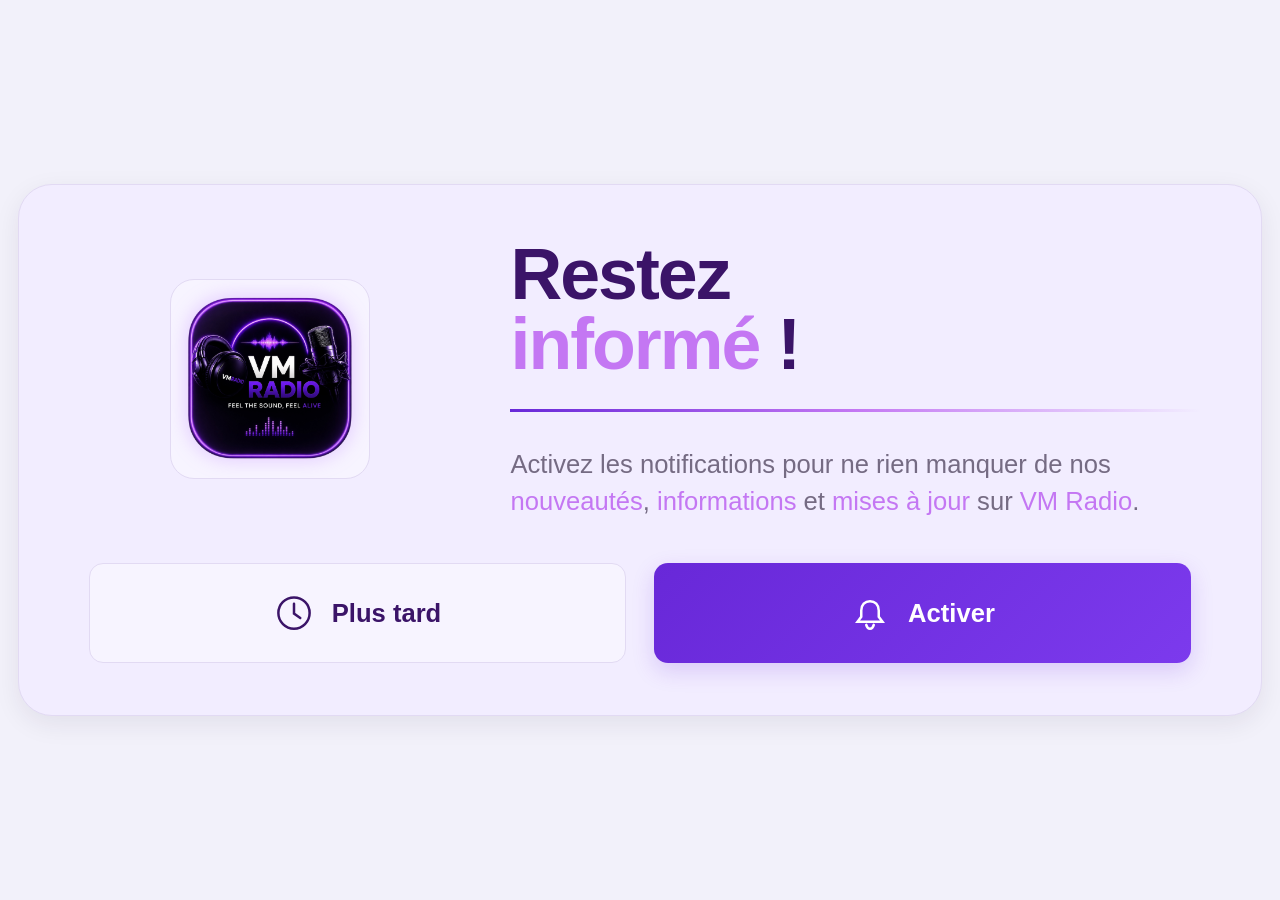
<file: notifications-gate.html>
<!doctype html>
<html lang="fr">
<head>
<meta charset="utf-8">
<meta name="viewport" content="width=device-width,initial-scale=1,viewport-fit=cover">
<meta name="theme-color" content="#09020f">
<title>VM RADIO — Notifications</title>
<style>
*{box-sizing:border-box}
html,body{margin:0;min-height:100%;background:#050308;color:#fff;font-family:Arial,Helvetica,sans-serif}
body{min-height:100dvh;display:flex;align-items:center;justify-content:center;padding:18px}
.gate{display:none;width:min(100%,1360px);padding:54px 60px 52px;border:2px solid #b85cff;border-radius:34px;background:linear-gradient(145deg,#050308,#0d0714 55%,#050308);box-shadow:0 0 38px rgba(151,48,255,.55),inset 0 0 34px rgba(151,48,255,.07);transition:opacity .18s ease,transform .18s ease}
.gate.vm-ready{display:block}.gate.closing{opacity:0;transform:scale(.98);pointer-events:none}
.layout{display:grid;grid-template-columns:minmax(260px,34%) 1fr;gap:50px;align-items:center}
.logo{width:min(100%,200px);aspect-ratio:1;margin:auto;padding:8px;border:2px solid #9c3dff;border-radius:24px;display:flex;align-items:center;justify-content:center;background:radial-gradient(circle at 50% 45%,rgba(113,32,198,.14),rgba(0,0,0,.82) 72%);box-shadow:0 0 18px rgba(157,61,255,.36),inset 0 0 18px rgba(157,61,255,.08);overflow:hidden}
.logo img{display:block;width:100%;height:100%;object-fit:contain;object-position:center;border-radius:16px;filter:drop-shadow(0 0 10px rgba(170,75,255,.28))}
h1{margin:0;font-size:clamp(50px,5.6vw,92px);line-height:.98;font-weight:900;letter-spacing:-2px}h1 span{color:#7e22ff;text-shadow:0 0 18px rgba(139,44,255,.55)}
.line{height:3px;margin:30px 0 34px;background:linear-gradient(90deg,#8b2cff 0%,#8b2cff 48%,transparent);box-shadow:0 0 8px rgba(139,44,255,.6)}
p{margin:0;color:#d4ceda;font-size:clamp(22px,2vw,34px);line-height:1.42}p span{color:#9c35ff}
.actions{display:grid;grid-template-columns:1fr 1fr;gap:28px;margin-top:44px;padding:0 10px}
button{border-radius:24px;padding:20px 24px;color:#fff;font-weight:800;font-size:clamp(20px,2vw,30px);cursor:pointer;min-height:100px;display:flex;align-items:center;justify-content:center;gap:18px}#later{background:rgba(5,3,9,.86);border:2px solid rgba(176,74,255,.58)}#accept{border:0;background:linear-gradient(135deg,#c05cff,#6d20ed);box-shadow:0 0 28px rgba(145,45,255,.5)}button:disabled{opacity:.55;cursor:wait}.icon{width:40px;height:40px;flex:0 0 40px}
@media(max-width:800px){body{padding:10px}.gate{padding:24px 18px 22px;border-radius:26px}.layout{grid-template-columns:1fr;gap:16px}.logo{width:150px;max-width:150px;padding:6px;border-radius:20px}.logo img{border-radius:14px}h1{font-size:clamp(38px,12vw,62px)}.line{margin:18px 0 20px}p{font-size:clamp(17px,5vw,23px)}.actions{gap:10px;margin-top:28px;padding:0}button{min-height:68px;padding:12px 8px;border-radius:17px;font-size:clamp(15px,4vw,19px);gap:9px}.icon{width:28px;height:28px;flex-basis:28px}}
</style>
<script src="vm-radio-flux-central.js"></script>
</head>
<body>
<main class="gate" id="notificationGate">
<div class="layout"><div class="logo"><img src="./vmradio-app-logo.png?v=15" alt="VM RADIO"></div><div><h1>Restez<br><span>informé</span> !</h1><div class="line"></div><p>Activez les notifications pour ne rien manquer de nos <span>nouveautés</span>, <span>informations</span> et <span>mises à jour</span> sur <span>VM Radio</span>.</p></div></div>
<div class="actions"><button id="later" type="button"><svg class="icon" viewBox="0 0 64 64" fill="none"><circle cx="32" cy="32" r="25" stroke="currentColor" stroke-width="4"/><path d="M32 17v16l10 7" stroke="currentColor" stroke-width="4" stroke-linecap="round"/></svg>Plus tard</button><button id="accept" type="button"><svg class="icon" viewBox="0 0 64 64" fill="none"><path d="M18 28c0-9 6-15 14-15s14 6 14 15v10l6 8H12l6-8V28Z" stroke="currentColor" stroke-width="4"/><path d="M26 51c1 4 3 6 6 6s5-2 6-6" stroke="currentColor" stroke-width="4" stroke-linecap="round"/></svg>Activer</button></div>
</main>
<script>
const gate=document.getElementById("notificationGate");
const go=()=>{localStorage.setItem("vmRadioNotificationPromptShownV4","1");location.replace("./index.html?notifications=done")};
const closeGate=()=>{gate.classList.remove("vm-ready");gate.classList.add("closing");setTimeout(()=>gate.remove(),180)};

// Signale anonymement le premier lancement en mode application (PWA).
// Le relais Cloudflare accepte uniquement POST et transmet un repository_dispatch à GitHub.
const PWA_RELAY_URL="https://vmradio-pwa-relay.valentinrasle7070-vr.workers.dev";
const PWA_RELAY_SENT_KEY="vmRadioPwaRelaySentV1";
const isStandalone=()=>window.matchMedia("(display-mode: standalone)").matches||window.navigator.standalone===true;
async function reportPwaStandaloneLaunch(){
  if(!isStandalone()||localStorage.getItem(PWA_RELAY_SENT_KEY)==="1")return;
  try{
    const response=await fetch(PWA_RELAY_URL,{method:"POST",headers:{"Content-Type":"application/json"},body:JSON.stringify({timestamp:new Date().toISOString()})});
    if(response.ok)localStorage.setItem(PWA_RELAY_SENT_KEY,"1");
    else console.warn("VM RADIO PWA relay:",response.status);
  }catch(error){
    console.warn("VM RADIO PWA relay indisponible:",error);
  }
}
reportPwaStandaloneLaunch();

// Le cadre est masqué par CSS dès le premier rendu : aucune apparition furtive.
if(typeof Notification!=="undefined"&&Notification.permission==="granted"){
  go();
}else{
  gate.classList.add("vm-ready");
  document.getElementById("later").onclick=()=>{closeGate();setTimeout(go,180)};
  document.getElementById("accept").onclick=async()=>{
    const b=document.getElementById("accept");
    try{
      b.disabled=true;
      if(!(window.Notification)||!("serviceWorker" in navigator))throw new Error("Notifications indisponibles");
      const p=await Notification.requestPermission();
      if(p!=="granted"){go();return}
      const [{initializeApp},{getMessaging,getToken}]=await Promise.all([import("https://www.gstatic.com/firebasejs/12.17.1/firebase-app.js"),import("https://www.gstatic.com/firebasejs/12.17.1/firebase-messaging.js")]);
      const firebaseConfig={apiKey:"AIzaSyB0LSbKdAAEfLg48c4DJO2hdyvjx0TySko",authDomain:"vm-radio-notifications.firebaseapp.com",projectId:"vm-radio-notifications",storageBucket:"vm-radio-notifications.firebasestorage.app",messagingSenderId:"573483400068",appId:"1:573483400068:web:5e3b80a9ac49dc284ebbd1",measurementId:"G-ZJPS49DKG3"};
      const VAPID_KEY="BPfmffszHy-sXlIEqIOJDTxPkC6-hn-4ThlFfZy9fgIp5DBxE_8XgqVzQLwIDnjlQv4phiUS_o8zfB9bjLGY3FY";
      const app=initializeApp(firebaseConfig,"vmRadioNotificationsGate");
      const messaging=getMessaging(app);
      const reg=await navigator.serviceWorker.register("./sw.js?vm=19",{scope:"./"});
      const token=await getToken(messaging,{vapidKey:VAPID_KEY,serviceWorkerRegistration:reg});
      if(token)localStorage.setItem("vmRadioFcmToken",token);
      go();
    }catch(e){console.error("VM RADIO notifications gate:",e);go()}
  };
}
</script>
<script src="./pwa-install-tracker.js?v=20260827-2"></script>
</body>
</html>
</file>
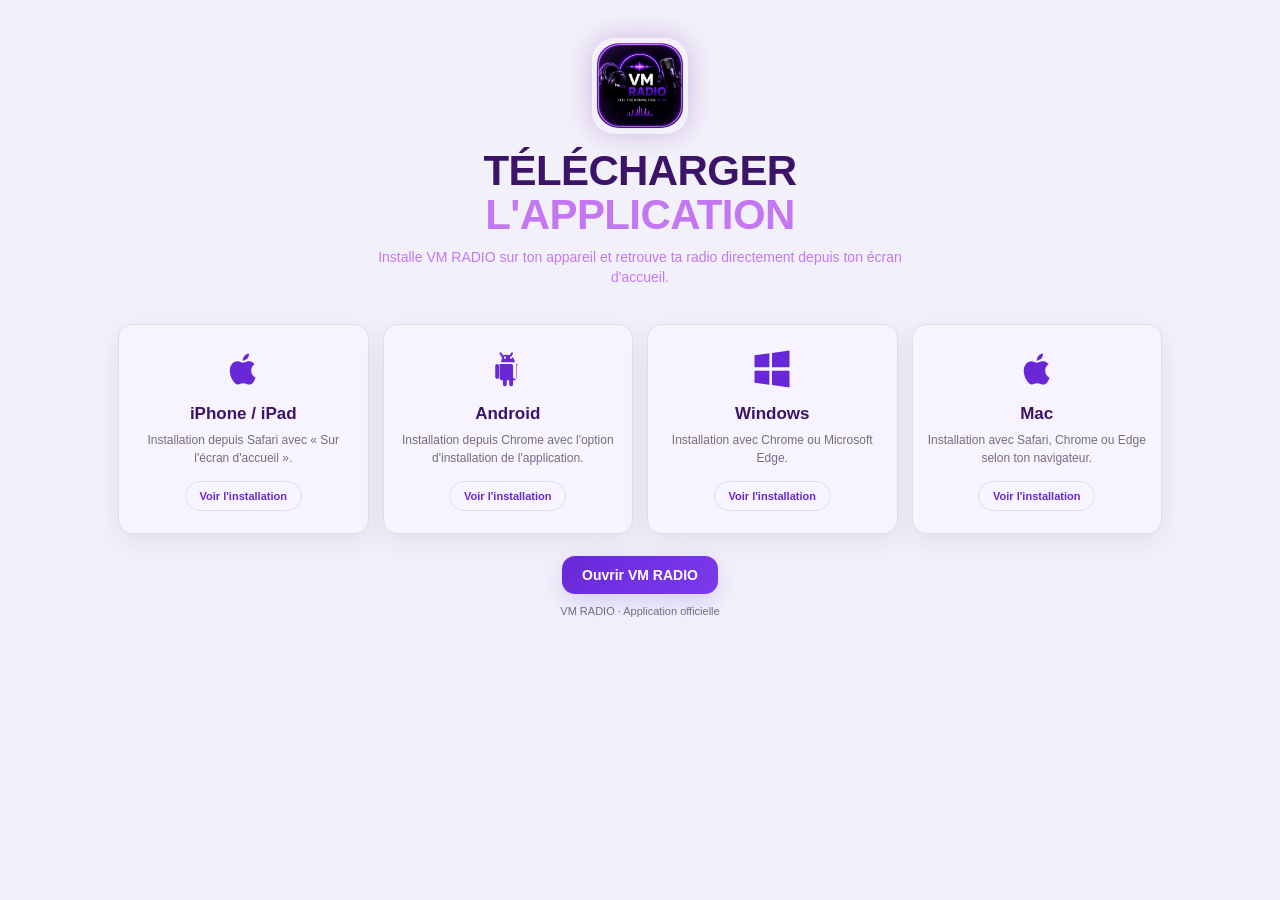
<file: telecharger.html>
<!doctype html>
<html lang="fr">
<head>
<meta charset="utf-8">
<meta name="viewport" content="width=device-width,initial-scale=1,viewport-fit=cover">
<meta name="theme-color" content="#09020f">
<meta name="description" content="Télécharger et installer l'application VM RADIO.">
<link rel="manifest" href="./manifest.webmanifest?v=25">
<link rel="icon" href="./favicon-64.png?v=25">
<link rel="apple-touch-icon" href="./apple-touch-icon.png?v=25">
<title>Télécharger l'application — VM RADIO</title>
<style>
:root{color-scheme:dark;--bg:#07020d;--panel:#11081b;--line:#5e2a7d;--violet:#b85cff;--violet2:#7b35dc;--text:#fff;--muted:#c9bfd2}
*{box-sizing:border-box}html{scroll-behavior:smooth}body{margin:0;min-height:100vh;background:radial-gradient(circle at 50% 0,#24103a 0,#0d0415 42%,#07020d 100%);font-family:Arial,Helvetica,sans-serif;color:var(--text)}
.page{width:min(1080px,100%);margin:auto;padding:18px 18px 38px}.hero{text-align:center;padding:20px 18px 14px}.logo{width:96px;height:96px;object-fit:contain;border-radius:22px;display:block;margin:0 auto 15px;box-shadow:0 0 28px #8d42b855}h1{margin:0;font-size:clamp(26px,4.5vw,42px);font-weight:900;letter-spacing:-.6px;text-transform:uppercase;line-height:1.05}h1 span{display:block;color:#d39aff}.intro{max-width:560px;margin:10px auto 0;color:var(--muted);font-size:14px;line-height:1.45}
.platforms{display:grid;grid-template-columns:repeat(4,1fr);gap:14px;margin-top:22px}.platform{appearance:none;width:100%;min-height:210px;border:1px solid var(--line);border-radius:22px;background:linear-gradient(160deg,#190c25,#0e0615);color:#fff;padding:20px 14px;cursor:pointer;text-align:center;transition:transform .18s,border-color .18s,box-shadow .18s}.platform:hover,.platform:focus-visible{transform:translateY(-4px);border-color:var(--violet);box-shadow:0 12px 35px #0008;outline:none}.platform-icon{height:46px;display:flex;align-items:center;justify-content:center;margin-bottom:12px}.platform-icon svg{width:42px;height:42px;display:block;fill:currentColor}.platform h2{margin:0 0 8px;font-size:17px}.platform p{margin:0;color:var(--muted);font-size:12px;line-height:1.45}.choose{display:inline-block;margin-top:14px;padding:8px 14px;border-radius:11px;background:#21102f;border:1px solid #9d4de0;font-size:11px;font-weight:800}
.bottom{text-align:center;margin-top:22px}.home{display:inline-flex;align-items:center;justify-content:center;text-decoration:none;color:#fff;padding:11px 20px;border-radius:13px;background:linear-gradient(135deg,var(--violet),var(--violet2));font-weight:900;font-size:14px;box-shadow:0 8px 28px #7b35dc44}.small{margin:11px 0 0;color:#8e8498;font-size:11px}
.overlay{position:fixed;inset:0;display:none;align-items:center;justify-content:center;padding:12px;background:#000b;z-index:50}.overlay.open{display:flex}.dialog{width:min(500px,calc(100% - 20px));max-height:calc(100vh - 24px);overflow:hidden;background:linear-gradient(160deg,#1b0b27,#0d0513);border:2px solid var(--violet);border-radius:22px;padding:16px;box-shadow:0 20px 70px #000b}.dialog-head{text-align:center}.dialog-icon{height:44px;display:flex;align-items:center;justify-content:center}.dialog-icon svg{width:40px;height:40px;display:block;fill:currentColor}.dialog h2{margin:6px 0 3px;font-size:21px}.dialog-sub{margin:0;color:var(--muted);font-size:13px;line-height:1.3}.steps{margin:12px 0 0;padding:11px 14px;border:1px solid #543463;border-radius:14px;background:#0a050e}.steps ol{margin:0;padding-left:20px}.steps li{padding:3px 0;line-height:1.3;font-size:13px}.install{position:relative;z-index:2;display:flex;align-items:center;justify-content:center;gap:8px;width:100%;margin-top:11px;border:0;border-radius:12px;padding:12px 14px;background:linear-gradient(135deg,#c35cff,#7633d6);color:#fff;font-size:14px;font-weight:900;cursor:pointer;pointer-events:auto;touch-action:manipulation;-webkit-tap-highlight-color:transparent}.install:active{transform:scale(.98)}.install svg{width:20px;height:20px;fill:currentColor;flex:none}.status{margin-top:9px;padding:9px;border:1px solid #4b3158;border-radius:12px;color:#ddd;background:#0a050e;line-height:1.35;font-size:12px}.close{display:block;margin:9px auto 0;border:1px solid #8743ae;background:#1c0d27;color:#fff;border-radius:10px;padding:7px 18px;font-size:12px;font-weight:800;cursor:pointer}
@media(max-width:850px){.platforms{grid-template-columns:repeat(2,1fr)}}@media(max-width:500px){.page{padding:10px 12px 30px}.hero{padding:18px 8px 12px}.logo{width:84px;height:84px}.platforms{grid-template-columns:1fr}.platform{min-height:190px}.dialog{padding:14px;width:calc(100% - 20px)}.dialog h2{font-size:20px}.install{min-height:44px}}
</style>
<script src="vm-radio-flux-central.js"></script>
</head>
<body>
<main class="page">
<section class="hero">
<img class="logo" src="./vmradio-app-logo.png?v=25" alt="VM RADIO">
<h1>Télécharger<span>l'application</span></h1>
<p class="intro">Installe VM RADIO sur ton appareil et retrouve ta radio directement depuis ton écran d'accueil.</p>
</section>
<section class="platforms" aria-label="Choisir un appareil">
<button class="platform" data-platform="ios" type="button"><div class="platform-icon"><svg viewBox="0 0 24 24" aria-label="Apple"><path d="M16.7 12.7c0-2.2 1.8-3.3 1.9-3.4-1-1.5-2.6-1.7-3.2-1.7-1.4-.1-2.8.8-3.5.8-.7 0-1.8-.8-3-.8-1.5 0-2.9.9-3.7 2.2-1.6 2.7-.4 6.7 1.1 8.9.8 1.1 1.6 2.3 2.8 2.2 1.1 0 1.6-.7 3-.7s1.8.7 3 .7c1.2 0 2-.1 2.8-1.3.9-1.3 1.3-2.6 1.3-2.7-.1 0-2.5-1-2.5-4.2zM14.5 6.2c.6-.8 1-1.9.9-3-.9 0-2 .6-2.6 1.4-.6.7-1 1.8-.9 2.8z"/></svg></div><h2>iPhone / iPad</h2><p>Installation depuis Safari avec « Sur l'écran d'accueil ».</p><span class="choose">Voir l'installation</span></button>
<button class="platform" data-platform="android" type="button"><div class="platform-icon"><svg viewBox="0 0 24 24" aria-label="Android"><path d="M7.2 9.2v8.1c0 .6.5 1.1 1.1 1.1h.8v2.4c0 .6.5 1.1 1.1 1.1s1.1-.5 1.1-1.1v-2.4h1.4v2.4c0 .6.5 1.1 1.1 1.1s1.1-.5 1.1-1.1v-2.4h.8c.6 0 1.1-.5 1.1-1.1V9.2H7.2zM5.8 9.2c-.6 0-1.1.5-1.1 1.1v6.3c0 .6.5 1.1 1.1 1.1s1.1-.5 1.1-1.1v-6.3c0-.6-.5-1.1-1.1-1.1zm12.4 0c-.6 0-1.1.5-1.1 1.1v6.3c0 .6-.5 1.1-1.1 1.1s-1.1-.5-1.1-1.1v-6.3c0-.6-.5-1.1-1.1-1.1zM8 8.2h8c-.2-1.5-1-2.7-2.1-3.5l.9-1.4c.2-.3.1-.6-.2-.8-.3-.2-.6-.1-.8.2l-.9 1.4c-.6-.2-1.2-.3-1.9-.3s-1.3.1-1.9.3l-.9-1.4c-.2-.3-.5-.4-.8-.2-.3.2-.4.5-.2.8l.9 1.4C9 5.5 8.2 6.7 8 8.2zm2.3-2.1c-.3 0-.6-.3-.6-.6s.3-.6.6-.6.6.3.6.6-.3.6-.6.6zm3.4 0c-.3 0-.6-.3-.6-.6s.3-.6.6-.6.6.3.6.6-.3.6-.6.6z"/></svg></div><h2>Android</h2><p>Installation depuis Chrome avec l'option d'installation de l'application.</p><span class="choose">Voir l'installation</span></button>
<button class="platform" data-platform="windows" type="button"><div class="platform-icon"><svg viewBox="0 0 24 24" aria-label="Windows"><path d="M2 4.2 10.5 3v8H2V4.2zm10-1.4L22 1.4V11H12V2.8zM2 13h8.5v8L2 19.8V13zm10 0h10v9.6L12 21.2V13z"/></svg></div><h2>Windows</h2><p>Installation avec Chrome ou Microsoft Edge.</p><span class="choose">Voir l'installation</span></button>
<button class="platform" data-platform="mac" type="button"><div class="platform-icon"><svg viewBox="0 0 24 24" aria-label="Apple"><path d="M16.7 12.7c0-2.2 1.8-3.3 1.9-3.4-1-1.5-2.6-1.7-3.2-1.7-1.4-.1-2.8.8-3.5.8-.7 0-1.8-.8-3-.8-1.5 0-2.9.9-3.7 2.2-1.6 2.7-.4 6.7 1.1 8.9.8 1.1 1.6 2.3 2.8 2.2 1.1 0 1.6-.7 3-.7s1.8.7 3 .7c1.2 0 2-.1 2.8-1.3.9-1.3 1.3-2.6 1.3-2.7-.1 0-2.5-1-2.5-4.2zM14.5 6.2c.6-.8 1-1.9.9-3-.9 0-2 .6-2.6 1.4-.6.7-1 1.8-.9 2.8z"/></svg></div><h2>Mac</h2><p>Installation avec Safari, Chrome ou Edge selon ton navigateur.</p><span class="choose">Voir l'installation</span></button>
</section>
<div class="bottom"><a class="home" href="https://vmradio.fr/">Ouvrir VM RADIO</a><p class="small">VM RADIO · Application officielle</p></div>
</main>
<div class="overlay" id="overlay" role="dialog" aria-modal="true" aria-labelledby="dialogTitle"><div class="dialog"><div class="dialog-head"><div class="dialog-icon" id="dialogIcon"></div><h2 id="dialogTitle"></h2><p class="dialog-sub" id="dialogSub"></p></div><div class="steps" id="steps"></div><button class="install" id="install" type="button"><svg viewBox="0 0 24 24" aria-hidden="true"><path d="M11 3h2v10.17l3.59-3.58L18 11l-6 6-6-6 1.41-1.41L11 13.17V3zm-7 16h16v2H4v-2z"/></svg><span>Installer VM RADIO</span></button><div class="status" id="status"></div><button class="close" id="close" type="button">Fermer</button></div></div>
<script>
let deferredPrompt=null,platform='';
const overlay=document.getElementById('overlay'),icon=document.getElementById('dialogIcon'),title=document.getElementById('dialogTitle'),sub=document.getElementById('dialogSub'),steps=document.getElementById('steps'),install=document.getElementById('install'),status=document.getElementById('status');
if('serviceWorker' in navigator){window.addEventListener('load',()=>navigator.serviceWorker.register('./sw.js',{scope:'./'}).catch(()=>{}));}
window.addEventListener('beforeinstallprompt',e=>{e.preventDefault();deferredPrompt=e;});
window.addEventListener('appinstalled',()=>{deferredPrompt=null;status.textContent='VM RADIO est installée sur ton appareil.';});
const icons={
 ios:'<svg viewBox="0 0 24 24" aria-label="Apple"><path d="M16.7 12.7c0-2.2 1.8-3.3 1.9-3.4-1-1.5-2.6-1.7-3.2-1.7-1.4-.1-2.8.8-3.5.8-.7 0-1.8-.8-3-.8-1.5 0-2.9.9-3.7 2.2-1.6 2.7-.4 6.7 1.1 8.9.8 1.1 1.6 2.3 2.8 2.2 1.1 0 1.6-.7 3-.7s1.8.7 3 .7c1.2 0 2-.1 2.8-1.3.9-1.3 1.3-2.6 1.3-2.7-.1 0-2.5-1-2.5-4.2zM14.5 6.2c.6-.8 1-1.9.9-3-.9 0-2 .6-2.6 1.4-.6.7-1 1.8-.9 2.8z"/></svg>',
 android:'<svg viewBox="0 0 24 24" aria-label="Android"><path d="M7.2 9.2v8.1c0 .6.5 1.1 1.1 1.1h.8v2.4c0 .6.5 1.1 1.1 1.1s1.1-.5 1.1-1.1v-2.4h1.4v2.4c0 .6.5 1.1 1.1 1.1s1.1-.5 1.1-1.1v-2.4h.8c.6 0 1.1-.5 1.1-1.1V9.2H7.2zM5.8 9.2c-.6 0-1.1.5-1.1 1.1v6.3c0 .6.5 1.1 1.1 1.1s1.1-.5 1.1-1.1v-6.3c0-.6-.5-1.1-1.1-1.1zm12.4 0c-.6 0-1.1.5-1.1 1.1v6.3c0 .6-.5 1.1-1.1 1.1s-1.1-.5-1.1-1.1v-6.3c0-.6-.5-1.1-1.1-1.1zM8 8.2h8c-.2-1.5-1-2.7-2.1-3.5l.9-1.4c.2-.3.1-.6-.2-.8-.3-.2-.6-.1-.8.2l-.9 1.4c-.6-.2-1.2-.3-1.9-.3s-1.3.1-1.9.3l-.9-1.4c-.2-.3-.5-.4-.8-.2-.3.2-.4.5-.2.8l.9 1.4C9 5.5 8.2 6.7 8 8.2zm2.3-2.1c-.3 0-.6-.3-.6-.6s.3-.6.6-.6.6.3.6.6-.3.6-.6.6zm3.4 0c-.3 0-.6-.3-.6-.6s.3-.6.6-.6.6.3.6.6-.3.6-.6.6z"/></svg>',
 windows:'<svg viewBox="0 0 24 24" aria-label="Windows"><path d="M2 4.2 10.5 3v8H2V4.2zm10-1.4L22 1.4V11H12V2.8zM2 13h8.5v8L2 19.8V13zm10 0h10v9.6L12 21.2V13z"/></svg>',
 mac:'<svg viewBox="0 0 24 24" aria-label="Apple"><path d="M16.7 12.7c0-2.2 1.8-3.3 1.9-3.4-1-1.5-2.6-1.7-3.2-1.7-1.4-.1-2.8.8-3.5.8-.7 0-1.8-.8-3-.8-1.5 0-2.9.9-3.7 2.2-1.6 2.7-.4 6.7 1.1 8.9.8 1.1 1.6 2.3 2.8 2.2 1.1 0 1.6-.7 3-.7s1.8.7 3 .7c1.2 0 2-.1 2.8-1.3.9-1.3 1.3-2.6 1.3-2.7-.1 0-2.5-1-2.5-4.2zM14.5 6.2c.6-.8 1-1.9.9-3-.9 0-2 .6-2.6 1.4-.6.7-1 1.8-.9 2.8z"/></svg>'
};
const content={ios:{title:'iPhone / iPad',sub:'Installation depuis Safari',steps:['Ouvre cette page avec Safari.','Appuie sur le bouton Partager.','Choisis « Sur l’écran d’accueil ».','Valide avec « Ajouter ».']},android:{title:'Android',sub:'Installation depuis Chrome',steps:['Ouvre cette page avec Chrome.','Appuie sur le menu ⋮.','Choisis « Installer l’application ».','Valide l’installation.']},windows:{title:'Windows',sub:'Installation depuis Chrome ou Edge',steps:['Ouvre cette page avec Chrome ou Edge.','Clique sur le bouton d’installation dans la barre d’adresse, s’il apparaît.','Sinon clique sur « Installer VM RADIO » ci-dessous.']},mac:{title:'Mac',sub:'Installation depuis Safari, Chrome ou Edge',steps:['Ouvre cette page dans ton navigateur.','Utilise l’option d’installation de l’application.','Sinon clique sur « Installer VM RADIO » ci-dessous.']}};
document.querySelectorAll('.platform').forEach(btn=>btn.addEventListener('click',()=>{platform=btn.dataset.platform;const c=content[platform];icon.innerHTML=icons[platform];title.textContent=c.title;sub.textContent=c.sub;steps.innerHTML='<ol>'+c.steps.map(x=>'<li>'+x+'</li>').join('')+'</ol>';status.textContent=deferredPrompt?'Prêt pour l’installation.':'Le navigateur n’a pas encore proposé l’installation.';overlay.classList.add('open');}));
document.getElementById('close').addEventListener('click',()=>overlay.classList.remove('open'));
overlay.addEventListener('click',e=>{if(e.target===overlay)overlay.classList.remove('open')});
install.addEventListener('click',async e=>{e.preventDefault();e.stopPropagation();if(deferredPrompt){try{await deferredPrompt.prompt();const {outcome}=await deferredPrompt.userChoice;status.textContent=outcome==='accepted'?'Installation lancée.':'Installation annulée.';}catch(err){status.textContent='Impossible de lancer l’installation automatiquement. Utilise l’option d’installation du navigateur.';}deferredPrompt=null;return;}if(platform==='ios'){status.textContent='Sur iPhone/iPad : Safari → Partager → Sur l’écran d’accueil → Ajouter.';return;}status.textContent='Aucune demande d’installation n’est disponible pour le moment. Utilise l’icône d’installation dans la barre d’adresse ou le menu du navigateur.';});
</script>
</body>
</html>
</file>
